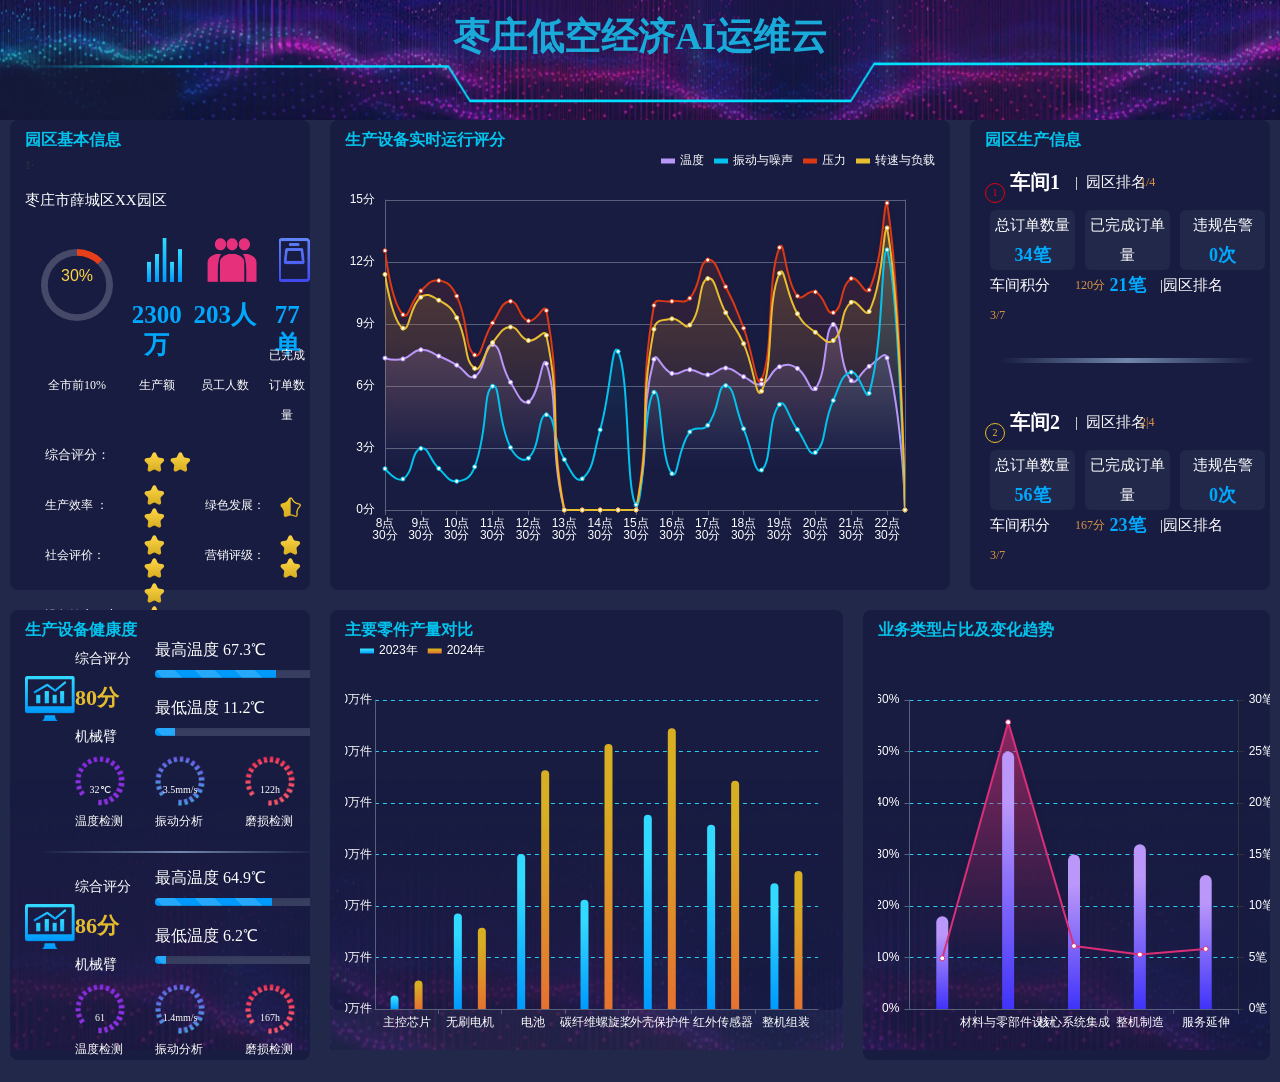
<file: AI运维云/page/index.html>
<!DOCTYPE html PUBLIC "-//W3C//DTD HTML 4.01 Transitional//EN" "http://www.w3.org/TR/html4/loose.dtd">
<html>							
<head> 
    <title>厅店效能分析</title>

    <meta charset="utf-8">
    <meta http-equiv="X-UA-Compatible" content="IE=edge">
    <meta name="viewport" content="width=device-width,initial-scale=1">
    <meta http-equiv="Content-Security-Policy" content="upgrade-insecure-requests">
    <link href="../static/js/pluginsPackage/bootstrap-3.3.0/bootstrap.css" rel="stylesheet" type="text/css"></link>
    <link href="../static/js/pluginsPackage/swiper/swiper.min.css" rel="stylesheet" type="text/css">
    <link href="../static/css/style.css" rel="stylesheet" type="text/css"></link>
	  <link href="../static/css/office_efficiency_index.css" rel="stylesheet" type="text/css"></link>
	  <script type="text/javascript">
      //埋点全局变量
      var gDataGather={
          systemCode:"dataanalysis",
          systemName:"CRM数据分析",
          moduleCode:"dataanalysis-m001",
          moduleName:"稳定运营",
          pageCode:"dataanalysis-m001-p0007",
          pageName:"厅店效能分析",
          param:"{}"
      }
   </script>
</head> 
<body>
    <div class="container-fluid container-bg office-efficiency-index">
	    <div class="row  office-header">
	        <a href="../../index.html" class="anim-link"><div class="col-sm-12 col-md-12 pd  title-info">枣庄低空经济AI运维云</div></a></span>
	        <!-- <div class="col-sm-5  col-md-5 pd analysis-info"></div> -->
	        <div class="col-sm-7  col-md-7 pd analysis-filter">
              <table style="width:100%;height:40px;">
	              <tr>
	                  <!-- <td style="width:70%;text-align:right;">
	                  </td>
	                  <td style="width:15%;text-align:right;padding-left:10px;color:#fff;font-size:14px;font-weight:bold;" id="td-data-date"> -->
	                     <!-- <input type="text" id="data-date" name="dataDate" class="form-control" style="width:100px;"/> -->
	                  </td>
	                  <!-- <td style="width:15%;">
	                     <div class="cust-type-default right" type="2">政企</div>
                         <div class="cust-type-default left active" type="1">公众</div>
	                  </td> -->
	              </tr>
              </table>
	        </div>
	        <!--地域渠道条件选择-->
	        <div id="select-group-channel-tablebar" class="select-group-channel-tablebar">
				 <div class="row">
			       <div class="col-sm-2  col-md-2 pd" style="color:#fff;height:40px;line-height:35px;margin-top:15px;text-align:right;width:110px;font-size:15px;">地域选择：</div>
			       <div class="col-sm-4  col-md-4 pd" style="height:40px;margin-top:15px;">
			           <input type="text" id="selectCity" name="cityCode" class="form-control" style="width:150px;"/>
			       </div>
			       <div class="col-sm-2  col-md-2 pd" style="color:#fff;height:40px;line-height:35px;margin-top:15px;text-align:right;width:110px;font-size:15px;">区域选择：</div>
			       <div class="col-sm-4  col-md-4 pd" style="height:40px;margin-top:15px;">
			           <input type="text" id="selectCounty" name="countyCode" class="form-control" style="width:150px;"/>
			       </div>
				 </div>
				 <div class="row">
				      <div class="col-sm-2  col-md-2 pd" style="color:#fff;height:40px;line-height:35px;margin-top:15px;text-align:right;width:110px;font-size:15px;">渠道名称：</div>
				      <div class="col-sm-6  col-md-6 pd" style="height:40px;margin-top:15px;">
				         <input type="text" id="channel_name" name="channelName" class="form-control" style="width:330px;" placeHolder=""/>
				      </div>
				      <div class="col-sm-4  col-md-4 pd" style="height:40px;margin-top:15px;text-align:center;">
				          <button type="button" class="btn btn-info btn-sm" style="height:35px;width:70px;margin-left:10px;background:#181C41;" onclick="doQueryChannelName();">查询</button>
				          <button type="button" class="btn btn-info btn-sm" style="height:35px;width:70px;background:#282C55;" onclick="doRestChannelName();">重置</button>	
				     </div>
				 </div>
		    </div>
	    </div>
	    <div class="row  office-header-content">
	         <div class="col-sm-3 col-md-3 pd">
	            <div  class="col-info">
	               <div class="title">园区基本信息</div>
	               <div class="content base-info" id="base-info">
	                 <table>
	                    <tr>
                           <td colspan="4"><div class="channel-name">枣庄市薛城区xx园区</div></td>
                        </tr>1·     
	                    <tr>
	                       <td rowspan="2"><div id="integral_echart" class="integral-echart"></div></td>
	                       <td><div class="ding-dan-bg"></div></td>
	                       <td><div class="ke-liu-bg"></div></td>
	                       <td><div class="pai-dui-ji-bg"></div></td>
	                    </tr>
	                    <tr>
					       <td><div class="liang-shu-zhi" type="dingdanVal">--</div></td>
					       <td><div class="liang-shu-zhi" type="custNumVal">--</div></td>
					       <td><div class="liang-shu-zhi" type="lineUpVal">--</div></td>
						</tr>
						<tr class="td-shu-zhi">
						   <td class="popval">全市30%</td>
						   <td>生产额</td>
						   <td>员工人数</td>
						   <td>已完成订单数量</td>
						</tr>
						<tr>
						    <td><div class="channel-star-level">综合评分：</div></td>
						    <td colspan="3"  class="chanenl-star">
						       <img src="../static/images/star1.png" style="width:21px;height:20px;"/>
						       <img src="../static/images/star1.png" style="width:21px;height:20px;"/>
						       <img src="../static/images/star1.png" style="width:21px;height:20px;"/>
						       <img src="../static/images/star1.png" style="width:21px;height:20px;"/>
						       <img src="../static/images/star1.png" style="width:21px;height:20px;"/>
						       <!-- <div class="channel-total-score">--分</div> -->
						    </td>
						</tr>
						<tr>
					      <td class="label-name">生产效率 ：</td>
					      <td class="label-value yewuliang">
					         <img src="../static/images/star1.png"/>
							 <img src="../static/images/star1.png"/>
					         <!-- <div class="score-val">1分</div> -->
					      </td>
					      <td class="label-name">绿色发展：</td>
					      <td class="label-value avgtime">
					        <img src="../static/images/star1.png"/>
					        <!-- <div class="score-val">1分</div> -->
					      </td>
					    </tr>
					    <tr>
					       <td class="label-name">社会评价：</td>
					       <td class="label-value weigui">
					         <img src="../static/images/star1.png"/>
							 <img src="../static/images/star1.png"/>
					         <!-- <div class="score-val">1分</div> -->
					       </td>
					       <td class="label-name">营销评级：</td>
					       <td class="label-value weigui">
					         <img src="../static/images/star1.png"/>
							 <img src="../static/images/star1.png"/>
					         <!-- <div class="score-val">1分</div> -->
					       </td>
					   </tr>
					   <tr>
					      <td class="label-name">设备健康程度：</td>
					      <td class="label-value yewuliang">
					        <img src="../static/images/star1.png"/>
							<img src="../static/images/star1.png"/>
							<img src="../static/images/star1.png"/>
					        <!-- <div class="score-val">1分</div> -->
					      </td>
					      <td></td>
					      <td></td>
					   </tr>
	                 </table>
	               </div>
	            </div>
	         </div>
	         <div class="col-sm-6 col-md-6 pd">
	            <div  class="col-info">
	               <div class="title">生产设备实时运行评分 </div>
	               <div class="content" id="channel_handle_detail"></div>
	            </div>
	         </div>
	         <div class="col-sm-3 col-md-3 pd">
	            <div  class="col-info">
	               <div class="title">园区生产信息</div>
	               <div class="content staff-info" id="staff-info">
	               </div>
	            </div>
	         </div>
	         <div class="col-sm-3 col-md-3 pd device-info-col">
	            <div  class="col-info">
	               <div class="title">生产设备健康度</div>
	               <!-- <div class="title-icon">
	                  <div class="device-alarm"><svg class="icon" aria-hidden="true"><use xlink:href="#icongaojing2"></use></svg><span type="grayGrade">0</span></div>
	                  <div class="device-alarm"><svg class="icon" aria-hidden="true"><use xlink:href="#icongaojing1"></use></svg><span type="redGrade">0</span></div>
	                  <div class="device-alarm"><svg class="icon" aria-hidden="true"><use xlink:href="#icongaojing"></use></svg><span type="greenGrade">0</span></div>
	               </div> -->
	               <div class="content deviceInfo" id="device-info">
	               </div>
	            </div>
	         </div>
	         <div class="col-sm-5 col-md-5 pd time-step-col">
	            <div  class="col-info">
	               <div class="title">主要零件产量对比</div>
	               <div class="content" id="time-step-detial"></div>
	            </div>
	         </div>
	         <div class="col-sm-4 col-md-4 pd business-type-time-col">
	            <div  class="col-info">
	               <div class="title">业务类型占比及变化趋势</div>
	               <div class="content" id="business-type-time-detial"></div>
	            </div>
	         </div>
	    </div>
    </div>
    <!--特效动画效果-->
	<div id="query-page-data" style="display:none" onclick="loadPageData()"  sa-gatherClick="true" elementCode="dataanalysis-m001-p0007-e00001"  elementName="查询数据"></div>
	<script src="../static/js/pluginsPackage/jquery/jquery.1.11.3.min.js" type="text/javascript" charset="utf-8"></script>
	<script src="../static/js/pluginsPackage/bootstrap-3.3.0/bootstrap.js" type="text/javascript" charset="utf-8"></script>
  <script src="../static/js/pluginsPackage/bootstrap-3.3.0/respond.js" type="text/javascript" charset="utf-8"></script>
	<script src="../static/js/pluginsPackage/swiper/swiper.min.js" type="text/javascript" charset="utf-8"></script>
	<script src="../static/js/pluginsPackage/echarts/echarts.min.js" type="text/javascript" charset="utf-8"></script>
	<script src="../static/js/office_efficiency_data.js" type="text/javascript" charset="utf-8"></script>
  <script src="../static/js/office_efficiency_index.js" type="text/javascript" charset="utf-8"></script>
</body>
</html>
</file>
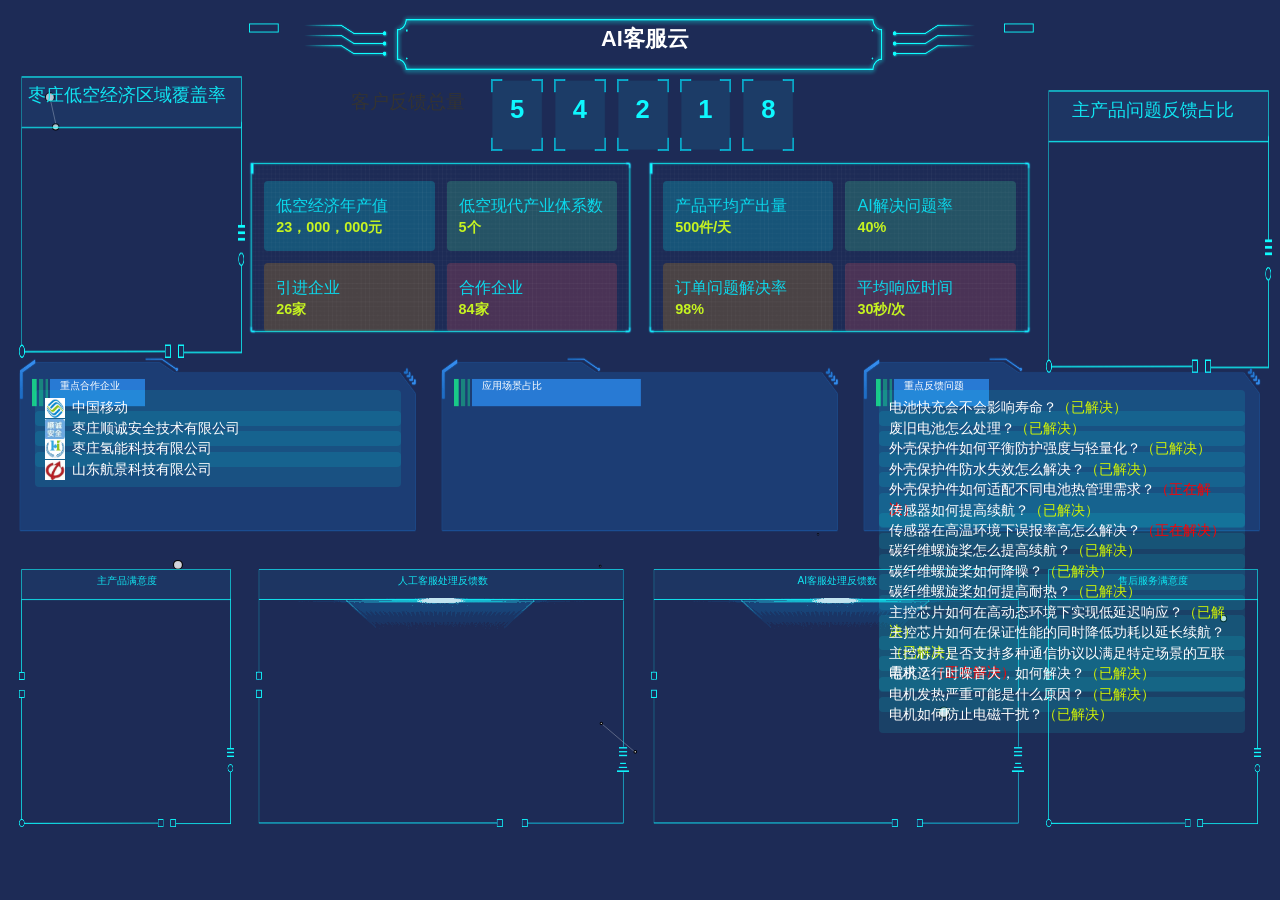
<file: 客服/客服/客服/客服云.html>
<!--更多资源：https://gitee.com/iGaoWei/big-data-view -->
<!DOCTYPE html>
<html lang="en">

<head>

    <meta charset="UTF-8">
    <meta name="viewport" content="width=device-width, initial-scale=0.9, minimum-scale=0.9, maximum-scale=0.9, user-scalable=no">
    <meta http-equiv="refresh"> 
    <!-- <meta content="60;url='https://gitee.com/iGaoWei/big-data-view'"> -->
    <meta http-equiv="X-UA-Compatible" content="ie=edge">
    <title>AI客服云</title>
    <link rel="stylesheet" href="css/index.css">
    <link rel="stylesheet" href="css/reset.css">
</head>
<body>
<div id="particles-js" class="main">
    <div class="main_con">
        <div class="main_top">
            <div class="main_top_left">
                <!-- <div class="main_top_left_top">
                    <img src="./images/main_top_left.png"/>
                    <div class="main_top_left_top_title">具体数据展示</div>
                    <div class="main_top_left_top_con">
                        <div class="main_top_left_top_con_list">
                            <span class="main_top_left_c_l_n main_top_left_c_l_n1">444</span>
                            <p>人工服务</p>
                        </div>
                        <div class="main_top_left_top_con_list">
                            <span class="main_top_left_c_l_n main_top_left_c_l_n2">222</span>
                            <p>智能客服</p>
                        </div>
                        <div class="main_top_left_top_con_list">
                            <span class="main_top_left_c_l_n main_top_left_c_l_n3">111</span>
                            <p>工单处理</p>
                        </div>
                        <div class="main_top_left_top_con_left">
                            <div class="main_top_left_t_c_l_left">
                                <span class="main_top_left_c_l_n main_top_left_c_l_n4">11</span>
                                <p>应用场景</p>
                            </div>
                            <div class="main_top_left_t_c_l_right">
                                <span class="main_top_left_c_l_n main_top_left_c_l_n5">22</span>
                                <p>用户反馈</p>
                            </div>
                        </div>
                        <div class="main_top_left_top_con_right main_top_left_top_con_right2">
                            <div class="main_top_left_t_c_r_left">
                                <span class="main_top_left_c_l_n">2</span>
                                <p>安全系数</p>
                            </div>
                            <div class="main_top_left_t_c_r_right">
                                <span class="main_top_left_c_l_n">1</span>
                                <p>企业规划</p>
                            </div>
                        </div>
                    </div>
                </div> -->
                <div class="main_top_left_top main_top_left_bottom" style="top: 5vh;">
                    <img src="./images/main_top_left.png"/>
                    <div class="main_top_left_top_title"  style="font-size: 2vh;">枣庄低空经济区域覆盖率</div>
                    <div id="baseId" class="main_top_left_top_con" style="width:100%; height:29vh;top: 1vh;"></div>
                </div>
            </div>
            <div class="main_top_middle">
                <div class="main_top_middle_top_title">
                    <img class="title_bg" src="./images/title_bg.png">
                    <a href="" target="_self" class="ai-cloud-link">AI客服云</a>
                    <a class="title_admin" href="客服云.html" target="_self"></a>
                    <a class="title_web" href="客服云2.html" target="_self"></a>
                </div>
                <div class="main_top_middle_num_title"><a href="../../../index.html" class="anim-link">客户反馈总量</a></div>
                <div class="main_top_middle_num">
                   <!-- <div class="main_top_middle_num_list">
                       <img src="./images/center_num.png">
                       <p class="main_top_middle_num_list6">0</p>
                   </div> -->
                    <div class="main_top_middle_num_list">
                        <img src="./images/center_num.png">
                        <p class="main_top_middle_num_list5">5</p>
                    </div>
                    <div class="main_top_middle_num_list">
                        <img src="./images/center_num.png">
                        <p class="main_top_middle_num_list4">4</p>
                    </div>
                    <div class="main_top_middle_num_list">
                        <img src="./images/center_num.png">
                        <p class="main_top_middle_num_list3">2</p>
                    </div>
                    <div class="main_top_middle_num_list">
                        <img src="./images/center_num.png">
                        <p class="main_top_middle_num_list2">1</p>
                    </div>
                    <div class="main_top_middle_num_list">
                        <img src="./images/center_num.png">
                        <p class="main_top_middle_num_list1">8</p>
                    </div>
                </div>
                <div class="main_top_middle_bottom">
                    <div class="main_top_middle_bottom_echarts">
                        <img src="./images/main_top_bottom.png">
                        <div class="main_top_echarts_con">
                            <!-- <div class="main_top_echarts_con_title">服务价值</div> -->
                            <div class="data-labels"> <!-- 新增容器 -->
                                <div class="label-item">
                                    <div class="label-top">低空经济年产值</div>
                                    <div class="label-bottom">23，000，000元</div>
                                </div>
                                <div class="label-item">
                                    <div class="label-top">低空现代产业体系数</div>
                                    <div class="label-bottom">5个</div>
                                </div>
                                <div class="label-item">
                                    <div class="label-top">引进企业</div>
                                    <div class="label-bottom">26家</div>
                                </div>
                                <div class="label-item">
                                    <div class="label-top">合作企业</div>
                                    <div class="label-bottom">84家</div>
                                </div>
                        </div>
                            <div id="threeTasksId" class="main_top_echarts_pie"></div>
                        </div>
                    </div>
                    <div class="main_top_middle_bottom_echarts main_top_middle_bottom_echarts_right">
                        <img src="./images/main_top_bottom.png">
                        <div class="main_top_echarts_con">
                            <!-- <div class="main_top_echarts_con_title">客服服务效率</div> -->
                            <div class="data-labels"style> <!-- 新增容器 -->
                                <div class="label-item" >
                                  <div class="label-top">产品平均产出量</div>
                                  <div class="label-bottom">500件/天</div>
                                </div>
                                <div class="label-item" >
                                  <div class="label-top">AI解决问题率</div>
                                  <div class="label-bottom">40%</div>
                                </div>
                                <div class="label-item" >
                                  <div class="label-top">订单问题解决率</div>
                                  <div class="label-bottom">98%</div>
                                </div>
                                <div class="label-item" >
                                  <div class="label-top">平均响应时间</div>
                                  <div class="label-bottom">30秒/次</div>
                                </div>
                              </div>
                            <div id="publicityId" class="main_top_echarts_pie"></div>
                        </div>
                    </div>
                </div>
            </div>
            <div class="main_top_left main_top_right">
                <!-- <div class="main_top_left_top">
                    <img src="./images/main_top_left.png"/>
                    <div class="main_top_left_top_title">公开数据展示</div>
                    <div class="main_top_left_top_con">
                        <div class="main_top_left_top_con_left">
                            <span class="daysData">0</span>
                            <p>今日公开</p>
                        </div>
                        <div class="main_top_left_top_con_right">
                            <span class="weekData">0</span>
                            <p>本周公开</p>
                        </div>
                        <div class="main_top_left_top_con_list">
                            <span class="monthData">0</span>
                            <p>本月公开</p>
                        </div>
                        <div class="main_top_left_top_con_list">
                            <span class="someThing">0</span>
                            <p>本年公开</p>
                        </div>
                        <div class="main_top_left_top_con_list">
                            <span class="policyData">0</span>
                            <p>政策解读</p>
                        </div>
                    </div>
                </div> -->
                <div class="main_top_left_top main_top_left_bottom" style="top: 6.6vh;">
                    <img src="./images/main_top_left.png" />
                    <div class="main_top_left_top_title"style="font-size: 2.0vh"><strong>主产品问题反馈占比</strong></div>
                    <div id="questionId" style="width:100%; height:250px;top: -2.5vh;"class="main_top_left_top_con">
                    </div>
                </div>
            </div>
        <!-- </div>
        <div class="main_middle">
            <div class="main_middle_list">
                <img src="./images/main_middle.png">
                <div class="main_list_title main_list_title1">XXX镇</div>
                <span class="main_list_title_num main_list_title_num1">0</span>
            </div>
            <div class="main_middle_list">
                <img src="./images/main_middle.png">
                <div class="main_list_title main_list_title2">XX镇</div>
                <span class="main_list_title_num main_list_title_num2">0</span>
            </div>
            <div class="main_middle_list">
                <img src="./images/main_middle.png">
                <div class="main_list_title main_list_title3">XXXX</div>
                <span class="main_list_title_num main_list_title_num3">0</span>
            </div>
            <div class="main_middle_list">
                <img src="./images/main_middle.png">
                <div class="main_list_title main_list_title4">XXXX</div>
                <span class="main_list_title_num main_list_title_num4">0</span>
            </div>
            <div class="main_middle_list">
                <img src="./images/main_middle.png">
                <div class="main_list_title main_list_title5">XXXX</div>
                <span class="main_list_title_num main_list_title_num5">0</span>
            </div> -->
        </div>
        <div class="main_bottom">
            <div class="main_bottom_top">
                <div class="main_bottom_top_list">
                    <img src="./images/main_bottopm_top1.png">
                    <div class="main_bottom_t_l_title">重点合作企业</div>
                    <div class="main_bottom_t_l_con" style="top: -15px">
                        <div class="main_bottom_t_l_main">
                            <ul>
                                <li>
                                    <div class="main_bottom_t_l_main_list">
                                        <div class="main_bottom_t_list_title main_bottom_t_list_title1"> <img src="images/date-icon.png" class="date-icon" style="width: 20px; height: 20px;"> &nbsp;&nbsp;&nbsp;&nbsp;&nbsp;&nbsp;&nbsp;中国移动</div>
                                        
                                    </div>
                                </li>
                                <li>
                                    <div class="main_bottom_t_l_main_list">
                                        <div class="main_bottom_t_list_title main_bottom_t_list_title2"><img src="images/date-icon2.png" class="date-icon" style="width: 20px; height: 20px;"> &nbsp;&nbsp;&nbsp;&nbsp;&nbsp;&nbsp;&nbsp;枣庄顺诚安全技术有限公司</div>
                                        
                                    </div>
                                </li>
                                <li>
                                    <div class="main_bottom_t_l_main_list">
                                        <div class="main_bottom_t_list_title main_bottom_t_list_title3"> <img src="images/date-icon3.png" class="date-icon" style="width: 20px; height: 20px;"> &nbsp;&nbsp;&nbsp;&nbsp;&nbsp;&nbsp;&nbsp;枣庄氢能科技有限公司</div>
                                        
                                    </div>
                                </li>
                                <li>
                                    <div class="main_bottom_t_l_main_list">
                                        <div class="main_bottom_t_list_title main_bottom_t_list_title4"><img src="images/date-icon4.png" class="date-icon" style="width: 20px; height: 20px;">&nbsp;&nbsp;&nbsp;&nbsp;&nbsp;&nbsp;&nbsp;山东航景科技有限公司</div>
                                       
                                    </div>
                                </li>
                            </ul>
                    
                        </div>
                    </div>
                </div>
                <div class="main_bottom_top_list">
                    <img src="./images/main_bottopm_top2.png">
                    <div class="main_bottom_t_l_title">应用场景占比</div>
                    <div id="departmentId" class="main_bottom_t_l_chart"></div>
                </div>
                <div class="main_bottom_top_list">
                    <img src="./images/main_bottopm_top1.png">
                    <div class="main_bottom_t_l_title">重点反馈问题</div>
                    <div class="main_bottom_t_l_con" style="top: -15px">
                        <div class="main_bottom_t_l_main2">
                            <ul>
                               <!-- 修改重点反馈问题部分的代码 -->
                    <li>
                      <div class="main_bottom_t_l_main_list">
                       <div class="main_bottom_t_list_title main_bottom_polity_title1">电池快充会不会影响寿命？<span style="color: rgb(209, 245, 5);">（已解决）</span></div>
       </div>
</li>
<li>
    <div class="main_bottom_t_l_main_list">
        <div class="main_bottom_t_list_title main_bottom_polity_title2">废旧电池怎么处理？<span style="color: rgb(209, 245, 5);">（已解决）</span></div>
    </div>
</li>
<li>
    <div class="main_bottom_t_l_main_list">
        <div class="main_bottom_t_list_title main_bottom_polity_title3">外壳保护件如何平衡防护强度与轻量化？<span style="color:  rgb(209, 245, 5);">（已解决）</span></div>
    </div>
</li>
<li>
    <div class="main_bottom_t_l_main_list">
        <div class="main_bottom_t_list_title main_bottom_polity_title4">外壳保护件防水失效怎么解决？<span style="color: rgb(209, 245, 5);">（已解决）</span></div>
    </div>
</li>
<li>
    <div class="main_bottom_t_l_main_list">
        <div class="main_bottom_t_list_title main_bottom_polity_title4">外壳保护件如何适配不同电池热管理需求？<span style="color: red;">（正在解决）</span></div>
    </div>
</li>
<li>
    <div class="main_bottom_t_l_main_list">
        <div class="main_bottom_t_list_title main_bottom_polity_title4">传感器如何提高续航？<span style="color:  rgb(209, 245, 5);">（已解决）</span></div>
    </div>
</li>
<li>
    <div class="main_bottom_t_l_main_list">
        <div class="main_bottom_t_list_title main_bottom_polity_title4">传感器在高温环境下误报率高怎么解决？<span style="color: red;">（正在解决）</span></div>
    </div>
</li>
<li>
    <div class="main_bottom_t_l_main_list">
        <div class="main_bottom_t_list_title main_bottom_polity_title4">碳纤维螺旋桨怎么提高续航？<span style="color:  rgb(209, 245, 5);">（已解决）</span></div>
    </div>
</li>
<li>
    <div class="main_bottom_t_l_main_list">
        <div class="main_bottom_t_list_title main_bottom_polity_title4">碳纤维螺旋桨如何降噪？<span style="color:  rgb(209, 245, 5);">（已解决）</span></div>
    </div>
</li>
<li>
    <div class="main_bottom_t_l_main_list">
        <div class="main_bottom_t_list_title main_bottom_polity_title4">碳纤维螺旋桨如何提高耐热？<span style="color:  rgb(209, 245, 5);">（已解决）</span></div>
    </div>
</li>
<li>
    <div class="main_bottom_t_l_main_list">
        <div class="main_bottom_t_list_title main_bottom_polity_title4">主控芯片如何在高动态环境下实现低延迟响应？<span style="color:  rgb(209, 245, 5);">（已解决）</span></div>
    </div>
</li>
<li>
    <div class="main_bottom_t_l_main_list">
        <div class="main_bottom_t_list_title main_bottom_polity_title4">主控芯片如何在保证性能的同时降低功耗以延长续航？<span style="color:  rgb(209, 245, 5);">（已解决）</span></div>
    </div>
</li>
<li>
    <div class="main_bottom_t_l_main_list">
        <div class="main_bottom_t_list_title main_bottom_polity_title4">主控芯片是否支持多种通信协议以满足特定场景的互联需求？<span style="color: red;">（正在解决）</span></div>
    </div>
</li>
<li>
    <div class="main_bottom_t_l_main_list">
        <div class="main_bottom_t_list_title main_bottom_polity_title4">电机运行时噪音大，如何解决？<span style="color:  rgb(209, 245, 5);">（已解决）</span></div>
    </div>
</li>
<li>
    <div class="main_bottom_t_l_main_list">
        <div class="main_bottom_t_list_title main_bottom_polity_title4">电机发热严重可能是什么原因？<span style="color:  rgb(209, 245, 5);">（已解决）</span></div>
    </div>
</li>
<li>
    <div class="main_bottom_t_l_main_list">
        <div class="main_bottom_t_list_title main_bottom_polity_title4">电机如何防止电磁干扰？<span style="color:  rgb(209, 245, 5);">（已解决）</span></div>
    </div>
</li>
                            </ul>
                        </div>
                    </div>
                </div>
            </div>
            <div class="main_bottom_bottom">
                <div class="main_bottom_b_left" style="top: 25px;">
                    <img src="./images/main_bottom_bottom.png">
                    <div class="main_bottom_b_title">主产品满意度</div>
                    <div id="coverageId" class="main_bottom_b_con3" style="color: aqua;"></div>
                </div>
                <div class="main_bottom_b_middle1"style="top: 25px;">
                    <img src="./images/main_bootm_middle.png">
                    <div class="main_bottom_b_title">人工客服处理反馈数</div>
                    <div id="contentId" class="main_bottom_b_con main_bottom_b_con2"></div>
                </div>
                <div class="main_bottom_b_middle2"style="top: 25px;">
                    <img src="./images/main_bootm_middle.png">
                    <div class="main_bottom_b_title">AI客服处理反馈数</div>
                    <div id="publicNumId" class="main_bottom_b_con main_bottom_b_con2"></div>
                </div>
                <div class="main_bottom_b_right"style="top: 25px;">
                    <img src="./images/main_bottom_bottom.png">
                    <div class="main_bottom_b_title">售后服务满意度</div>
                    <div id="yearsNumId" class="main_bottom_b_con"style="top:1vh,height:80%"></div>
                </div>
            </div>
        </div>
    </div>
</div>
</body>

</html>
<script src="https://www.jq22.com/jquery/jquery-1.10.2.js"></script>
<script src="https://www.jq22.com/jquery/echarts-4.2.1.min.js"></script>
<script type="text/javascript" src="js/dataScoll.js"></script>
<script type="text/javascript" src="js/digitalScroll.js"></script>
<script type="text/javascript" src="js/jcarousellite.js"></script>
<script type="text/javascript" src="js/particles.min.js"></script>
<script type="text/javascript" src="js/app.js"></script>

<script>
    $(function() {
        function apiFn() {
            this.hostname = ""
        }
        // apiFn.prototype = {
        //     Init:function() {
        //         this.findCount()
        //         this.otherDataFn()
        //         this.baseInfo()
        //         this.questionFn()
        //         this.publicityFn()
        //         this.threeTasksFn()
        //         this.departmentFn()
        //         this.guideFn()
        //         this.policyFn()
        //         this.coverageFn()
        //         this.yearsNumFn()
        //         this.contentFn()
        //         this.publicNumFn()
        //     },
            
        //     findCount:function() {

        //     },
        //     // 其他数据展示
        //     otherDataFn:function() {
        //         $(".daysData").addClass("counter-value").text("304")
        //         $(".weekData").addClass("counter-value").text("2044")
        //         $(".monthData").addClass("counter-value").text("909")
        //         $(".someThing").addClass("counter-value").text("980")
        //         $(".policyData").addClass("counter-value").text("200")
        //     },
        //     // 基础信息
        //     baseInfo:function() {


        //         var baseChart = echarts.init(document.getElementById('baseId'));
        //         var charts = [
        //             {name: "淘宝", num: 200},
        //             {name: "拼多多", num: 300},
        //             {name: "京东", num: 400},
        //             {name: "其他", num: 500},
        //             // {name: "环境与安全数据", num: 300},
        //         ]
        //         var color = ['rgba(100,255,249', 'rgba(100,255,249', 'rgba(100,255,249', 'rgba(100,255,249', 'rgba(100,255,249']

        //         let lineY = []
        //         for (var i = 0; i < charts.length; i++) {
        //         var x = i
        //         if (x > color.length - 1) {
        //             x = color.length - 1
        //         }
        //         var data = {
        //             name: charts[i].name,
        //             color: color[x] + ')',
        //             value: charts[i].num,
        //             itemStyle: {
        //             normal: {
        //                 show: true,
        //                 color: new echarts.graphic.LinearGradient(0, 0, 1, 0, [{
        //                 offset: 0,
        //                 color: color[x] + ', 0.3)'
        //                 }, {
        //                 offset: 1,
        //                 color: color[x] + ', 1)'
        //                 }], false),
        //                 barBorderRadius: 10
        //             },
        //             emphasis: {
        //                 shadowBlur: 15,
        //                 shadowColor: 'rgba(0, 0, 0, 0.1)'
        //             }
        //             }
        //         }
        //         lineY.push(data)
        //         }
        //         var option= {
        //         title: {
        //             show: false
        //         },
        //         grid: {
        //             // borderWidth: 1,
        //             top: '10%',
        //             left: '30%',
        //             right: '20%',
        //             bottom: '3%'
        //         },
        //         color: color,
        //         yAxis: [{
        //             type: 'category',
        //             inverse: true,
        //             axisTick: {
        //             show: false
        //             },
        //             axisLine: {
        //             show: false
        //             },
        //             axisLabel: {
        //             show: false,
        //             inside: false
        //             },
        //             data: charts.name
        //         }, {
        //             type: 'category',
        //             inverse: true,
        //             axisLine: {
        //             show: false
        //             },
        //             axisTick: {
        //             show: false
        //             },
        //             axisLabel: {
        //             show: true,
        //             inside: false,
        //             textStyle: {
        //                 color: '#38E1E1',
        //                 fontSize: '12',
        //             },
        //             formatter: function (val,index) {
        //                 return `${charts[index].num}`
        //             }
        //             },
        //             splitArea: {
        //             show: false
        //             },
        //             splitLine: {
        //             show: false
        //             },
        //             data: charts
        //         }],
        //         xAxis: {
        //             // type: 'value',
        //             axisTick: {
        //             show: false
        //             },
        //             axisLine: {
        //             show: false
        //             },
        //             splitLine: {
        //             show: false
        //             },
        //             axisLabel: {
        //             show: false
        //             }
        //         },
        //         series: [{
        //             name: '',
        //             type: 'bar',
        //             zlevel: 2,
        //             barWidth: '5px',
        //             data: lineY,
        //             animationDuration: 1500,
        //             label: {
        //             normal: {
        //                 color: 'white',
        //                 show: true,
        //                 position: [-65, -2],
        //                 textStyle: {
        //                 fontSize: 12
        //                 },
        //                 formatter: function (a, b) {
        //                     return a.name
        //                 }
        //             }
        //             }
        //         }],
        //         animationEasing: 'cubicOut'
        //         }
        //         baseChart.setOption(option)
               
        //     },
        apiFn.prototype = {
            Init:function() {
                this.findCount()
                this.otherDataFn()
                this.baseInfo()
                this.questionFn()
                this.publicityFn()
                this.threeTasksFn()
                this.departmentFn()
                this.guideFn()
                this.policyFn()
                this.coverageFn()
                this.yearsNumFn()
                this.contentFn()
                this.publicNumFn()
            },
            
            findCount:function() {
                // 原有空实现
            },
            
            otherDataFn:function() {
                $(".daysData").addClass("counter-value").text("304")
                $(".weekData").addClass("counter-value").text("2044")
                $(".monthData").addClass("counter-value").text("909")
                $(".someThing").addClass("counter-value").text("980")
                $(".policyData").addClass("counter-value").text("200")
            },

            // 修改后的基础信息（折线图）
            baseInfo: function() {
    var baseChart = echarts.init(document.getElementById('baseId'));
    var charts = [
        {name: "2022年", value: 4.6},
        {name: "2023年", value: 13.5},
        {name: "2024年", value: 25.0},
        {name: "2025年", value: 30.0},
    ];

    var option = {
        backgroundColor: 'transparent',
        tooltip: {
            trigger: 'axis',
            formatter: '{b} : {c}%'
        },
        grid: {
            left: '15%',
            right: '10%',
            bottom: '20%',
            top: '17%'
        },
        xAxis: {
            type: 'category',
            data: charts.map(item => item.name),
            axisLine: { 
                lineStyle: { 
                    color: '#fff' 
                } 
            },
            axisLabel: { 
                color: '#fff', 
                fontSize: 12 
            }
        },
        yAxis: {
            type: 'value',
            name: '覆盖率/%',
            nameTextStyle: {
                color: '#fff',
                padding: [0, 0, 0, 40]
            },
            axisLabel: {
                color: '#fff',
                fontSize: 12,
                formatter: '{value}%'
            },
            splitLine: { 
                lineStyle: { 
                    color: 'rgba(255,255,255,0.2)' 
                } 
            },
            axisLine: {
                show: true,
                lineStyle: {
                    color: '#fff'
                }
            },
            max: 100, // 设置纵坐标最大值为100%
            min: 0  ,  // 设置最小值为0%
            interval: 10
        },
        series: [{
            data: charts.map(item => item.value),
            type: 'line',
            smooth: true,
            symbol: 'circle',
            symbolSize: 8,
            lineStyle: { 
                color: '#00F7FF', 
                width: 3 
            },
            areaStyle: {
                color: new echarts.graphic.LinearGradient(0, 0, 0, 1, [
                    { offset: 0, color: 'rgba(0,247,255,0.3)' },
                    { offset: 1, color: 'rgba(0,247,255,0)' }
                ])
            },
            itemStyle: {
                color: '#00F7FF',
                borderColor: '#fff',
                borderWidth: 2
            },
            label: {
                show: true,
                position: 'top',
                color: '#fff',
                formatter: '{c}%'
            }
        }]
    };
    
    baseChart.setOption(option);
    
    // 响应式调整
    window.addEventListener('resize', function() {
        baseChart.resize();
    });
},
            // 问题反馈类型占比
            questionFn:function() {
                var numArr = [
                    {name: '电池', value: 10},
                    {name: '外壳保护件', value: 33},
                    {name: '红外线传感器', value: 15},
                    {name: '碳纤维螺旋桨', value: 5},
                    {name: '主控芯片', value: 12},
                    {name: '无刷电机', value: 25},
                ]
                // for(var i = 0; i < data.list.length; i++) {
                //     numArr.push({name: data.list[i].name,value: data.list[i].num})
                // }
                var datas = numArr
                var questionChart = echarts.init(document.getElementById('questionId'));
                var option = {
                    title: {
                        left: 'center'
                    },
                    tooltip: {
                        trigger: 'item',
                        formatter: '{b} : {d}%'
                    },
                    color:['#2E8CFF', '#FD9133','#37D2D4','#19CA88','#858FF8','yellow'],
                    legend: {
                        itemWidth: 10,// 标志图形的长度
                        itemHeight: 10,// 标志图形的宽度
                        orient: 'vertical',
                        // left: 'right',
                        top: '30%',
                        x: '70%',
                        data: datas,
                        textStyle: { //图例文字的样式
                            color: '#fff',
                            fontSize: 11
                        },
                    },
                    series: [
                        {
                            name: '问题反馈',
                            type: 'pie',
                            radius: '70%',
                            center: ['40%', '60%'],
                            animationDuration: 2500,
                            data: datas,
                            label: {
                                normal: {
                                    position: 'inner',
                                    show : false
                                }
                            }
                        }
                    ]
                };
                questionChart.setOption(option)
                
            },
            // 党务公开
            publicityFn:function() {
                var dataArr = [
                    {name: '设备位置与轨迹', value: 300},
                    {name: '传感器健康状况', value: 500},
                    {name: '环境动态监测', value: 400},
                    {name: '用户交互反馈', value: 350},
                    // {name: '测试55', value: 363},
                    // {name: '测试66', value: 800},
                ]
                // for(var i = 0; i < res.list.length; i++) {
                //     dataArr.push({name: res.list[i].name, value: res.list[i].num})
                // }

                var publicitChart = echarts.init(document.getElementById('publicityId'));
                var data = dataArr
                var option = {
                    color: ['#38EB70', '#F7E16C', '#0EFCFF', '#4D92F2', '#4D92F2'],
                    tooltip: {
                        trigger: 'item',
                        formatter: '{a} <br/>{b} : {c} ({d}%)'
                    },
                    legend: {
                        itemWidth: 12,// 标志图形的长度
                        itemHeight: 12,// 标志图形的宽度
                        orient: 'vertical',
                        // left: 'right',
                        top: '5%',
                        bottom: '50%',
                        x: '45%',
                        textStyle: {
                            color: '#fff',
                            fontSize: 12,

                        },
                        data: data,
                    },
                    series: [
                        // 主要展示层的
                        {
                            radius: ['70%', '90%'],
                            center: ['25%', '50%'],
                            type: 'pie',
                            label: {
                                normal: {
                                    position: 'inner',
                                    show : false
                                }
                            },
                            name: "XX公开数量",
                            data: data,
                        },
                        // 边框的设置
                        {
                            radius: ['50%', '55%'],
                            center: ['25%', '50%'],
                            type: 'pie',
                            label: {
                                normal: {
                                    show: false
                                },
                                emphasis: {
                                    show: false
                                }
                            },
                            labelLine: {
                                normal: {
                                    show: false
                                },
                                emphasis: {
                                    show: false
                                }
                            },
                            animation: false,
                            tooltip: {
                                show: false
                            },
                            data: [{
                                value: 1,
                                itemStyle: {
                                    color: "rgba(250,250,250,0.3)",
                                },
                            }],
                        }
                    ]
                };
                publicitChart.setOption(option)
                // setInterval(function() {
                //     publicitChart.clear()
                //     publicitChart.setOption(option)
                // },6000)
            },
            // 三务公开数量
            // threeTasksFn:function() {
            //     let names = "666666";
            //     if(6 - names.length > 0) {
            //         for(g = 0; g < 6 - names.length; g++) {
            //             $(".main_top_middle_num_list"+(6 - g)).text('0')
            //         }
            //     }
            //     for(var j = 0; j < names.length; j++) {
            //         $(".main_top_middle_num_list"+(names.length - j)).text(names.substr(j,1))
            //     }
            //     var dataArr = [
            //         {name: '实时数据', value: 300},
            //         {name: '预测维护', value: 500},
            //         {name: '用户洞察', value: 400},
            //         {name: '风险决策', value: 350},
            //         {name: '安全警告', value: 363},
            //         // {name: '测试66', value: 800},
            //     ]
            //     for(var i = 1; i < dataArr.length; i++) {
            //         $(".main_top_left_c_l_n"+i).addClass("counter-value").text(dataArr[i].value)
            //     }
            //     var threeTasksChart = echarts.init(document.getElementById('threeTasksId'));
            //     var data = dataArr
            //     var option = {
            //         color: ['#38EB70', '#2E8CFF', '#0EFCFF', '#858FF8', '#FD9133','#F7E270'],
            //         tooltip : {
            //             trigger: 'item',
            //             formatter: "{a} <br/>{b} : {c} ({d}%)"
            //         },
            //         legend: {
            //             itemWidth: 15,// 标志图形的长度
            //             itemHeight: 15,// 标志图形的宽度
            //             orient: 'vertical',
            //             // left: 'right',
            //             top: '10%',
            //             bottom: '50%',
            //             x: '50%',
            //             textStyle: {
            //                 color: '#fff',
            //                 fontSize: 12,

            //             },
            //             data: data
            //         },
            //         series :
            //             {
            //                 name:'服务价值',
            //                 type:'pie',
            //                 animationDuration: 1500,
            //                 radius: ['70%', '90%'],
            //                 center: ['25%', '50%'],
            //                 roseType : 'radius',
            //                 label: {
            //                     normal: {
            //                         position: 'inner',
            //                         show : false
            //                     }
            //                 },
            //                 data:data
            //             }
            //     };
            //     threeTasksChart.setOption(option)
                
            // },// 服务价值占比（清空）
threeTasksFn: function() {
    var threeTasksChart = echarts.init(document.getElementById('threeTasksId'));
    threeTasksChart.clear();
},

// 动态数据占比（清空）
publicityFn: function() {
    var publicitChart = echarts.init(document.getElementById('publicityId'));
    publicitChart.clear();
},
            departmentFn: function() {
    var dataArr = [
        {name: '应急救援', value: 20},
        {name: '农业植保', value: 50},
        {name: '城市巡查', value: 10},
        {name: '工程测绘', value: 15},
        {name: '文旅观光', value: 5},
    ];

    var departmentChart = echarts.init(document.getElementById('departmentId'));
    var option = {
        color: ['#FD9133', '#47F6A2', '#37D2D4', '#3493FF','#858FF8'],
        tooltip: {
            trigger: 'item',
            // 关键修改点：自定义格式化函数
            formatter: function(params) {
                return params.name + ': ' + params.percent + '%';
            }
        },
        legend: {
            itemWidth: 15,
            itemHeight: 15,
            orient: 'vertical',
            top: '30%',
            x: '5%',
            textStyle: {
                color: '#fff',
                fontSize: 15
            },
            data: dataArr
        },
        series: [{
            name: '应用场景公开占比',
            type: 'pie',
            radius: '70%',
            center: ['76%', '52%'],
            labelLine: {
                normal: {
                    lineStyle: {
                        color: '#0EFCFF'
                    }
                }
            },
            label: {
                normal: {
                    formatter: '{b}',
                    fontSize: 12,
                    color: '#0EFCFF'
                }
            },
            data: dataArr
        }]
    };

    departmentChart.setOption(option);
},
            guideFn:function() {
                $(".main_bottom_t_l_main").jCarouselLite({
                    vertical: true,
                    hoverPause:true,
                    visible: 4,
                    auto: 1000,
                    speed: 500
                });
            },
            // 政策解读
            policyFn:function() {
                $(".main_bottom_t_l_main2").jCarouselLite({
                    vertical: true,
                    hoverPause:true,
                    visible: 4,
                    auto: 1000,
                    speed: 500
                });
            },
            // 主要关注内容区域占比
            // 主要关注内容区域占比
// 主要关注内容区域占比
coverageFn:function() {
    var resArr = [
        {name: '碳纤维螺旋桨（分）', value: 97},
        {name: '电池\n（分）', value: 90},
        {name: '主控芯片\n（分）', value: 80},
        {name: '红外线传感器（分）', value: 75},
        {name: '无刷电机\n（分）', value:70},
        {name: '外壳保护件\n（分）', value: 65},
    ]
    
    var coverageChart = echarts.init(document.getElementById('coverageId'));
    var option = {
        tooltip: {
            trigger: 'item',
            show: true,
           
        },
        radar: {
            radius: '70%',
            center: ['47%', '50%'],
            indicator: resArr.map(item => {
                return {
                    name: item.name,
                    max: 100
                }
            }),
            axisName: {
                color: '#39DCF4',
                fontSize: 12,
                padding: [5, 5]
            },
            splitArea: {
                areaStyle: {
                    color: 'rgba(255,255,255,0)'
                }
            },
            axisLine: {
                lineStyle: {
                    color: 'rgba(255,255,255,.2)'
                }
            },
            splitLine: {
                lineStyle: {
                    width: 1,
                    color: 'rgba(255,255,255,.2)'
                }
            },
        },
        series: [{
            name: '产品满意度',
            type: 'radar',
            data: [{
                value: resArr.map(item => item.value),
                name: '满意度',
                symbol: 'none',
                lineStyle: {
                    width: 2,
                    color: '#2EEFAD'
                },
                areaStyle: {
                    color: 'rgba(46,239,173,0.3)'
                },
                label: {
                    show: true,
                    formatter: function(params) {
                        return params.value + '分';
                    },
                    color: '#fff',
                    fontSize: 12
                }
            }]
        }]
    };
    
    coverageChart.setOption(option);
    
    // 响应式调整
    window.addEventListener('resize', function() {
        coverageChart.resize();
    });
},
 
            yearsNumFn:function() {
    var resArr = [
        {name: '客\n服\n1\n组', value: 4.4},
        {name: '客\n服\n2\n组', value: 4.3},
        {name: '客\n服\n3\n组', value: 4.2},
        {name: '客\n服\n4\n组', value: 4.7},
        {name: '\nAI\n组', value: 4.9},
    ]
    
    var yearsNumChart = echarts.init(document.getElementById('yearsNumId'));
    var option = {
        tooltip: {
            trigger: 'axis',
            axisPointer: { 
                type: 'shadow',
                shadowStyle: {
                    color: 'rgba(150,150,150,0.1)' // 调暗阴影颜色
                }
            },
            formatter: function(params) {
                return `${params[0].name.replace(/\n/g,'')}<br/>${params[0].value}⭐`; // 去除换行符
            }
        },
        xAxis: [{
            type: 'category',
            data: resArr.map(item => item.name),
            axisLabel: {
                fontSize: 14,
                color: 'rgba(255,255,255,.7)',
                rotate: 0, // 取消倾斜
                interval: 0,
                formatter: function(value) {
                    return value; // 直接返回带换行的文本
                },
                rich: {
                    a: {
                        lineHeight: 14,
                        verticalAlign: 'middle', // 垂直居中
                        align: 'center',        // 水平居中
                        width: 20               // 固定标签宽度
                    }
                },
                margin: 8 // 增加标签间距
            },
            axisTick: {
                show: false,
                alignWithLabel: true
            },
            axisLine: { 
                show: false,
                lineStyle: {
                    color: 'rgba(255,255,255,0.2)'
                }
            },
        }],
        yAxis: [{
            type: 'value',
            name: '平均值/⭐',
            nameTextStyle: {
                color: 'rgba(255,255,255,.7)',
                fontSize: 10,
                padding: [0, 0, 0, -40] // 调整名称位置
            },
            splitLine: { 
                show: true,
                lineStyle: { 
                    color: ['rgba(255,255,255,0.1)'], 
                    type: 'solid' // 改为虚线
                }
            },
            axisLabel: { 
                color: 'rgba(255,255,255,.8)', 
                fontSize: 14,
                margin: 6 // 增加刻度间距
            },
            min: 0,    // 设置最小值
            max: 5,   // 设置最大值
            interval: 1 // 固定刻度间隔
        }],
        color: ['#2E8CFF'],
        grid: {
            left: '22%',   // 增加左侧空间
            right: '8%',
            top: '18%',
            bottom: '32%'  // 增加底部空间
        },
        series: [{
            name: '满意度',
            type: 'bar',
            barWidth: '25%', // 加宽柱形
            data: resArr.map(item => item.value),
            itemStyle: { 
                borderRadius: [4, 4, 0, 0], // 增加圆角
                color: new echarts.graphic.LinearGradient(
                    0, 0, 0, 1,
                    [
                        {offset: 0, color: '#2E8CFF'},
                        {offset: 1, color: '#0EFCFF'}
                    ]
                )
            },
            label: {
                show: true,
                position: 'top',
                color: '#0EFCFF',
                fontSize: 12,
                formatter: '{c}⭐',
                distance: 12 // 增加标签距离
            },    
        }]
    };

    yearsNumChart.setOption(option);
},
            // 关注内容区域占比
            contentFn:function() {
    var resArr = [
        {name: '第一季度', value: 512, trend: 6.12},
        {name: '第二季度', value: 541, trend: 5.66},
        {name: '第三季度', value: 563, trend: 4.07},
        {name: '第四季度', value: 582, trend: 3.37},
    ]
    
    var contentChart = echarts.init(document.getElementById('contentId'));
    var option = {
        tooltip: {
            trigger: 'axis',
            // axisPointer: { type: 'cross' },
            formatter: function(params) {
                return params[0].name + '<br/>' + 
                       '处理量: ' + params[0].value + '件<br/>' +
                       '同比增长: ' + params[1].value + '%';
            }
        },
        xAxis: [{
            type: 'category',
            name: '时间',
            data: resArr.map(item => item.name),
            axisLabel: {
                fontSize: 14,
                color: 'rgba(255,255,255,.7)',
            },
            axisTick: { show: false },
            axisLine: { show: false },
        }],
        yAxis: [
            {
                type: 'value',
                name: '数量/件',
                nameTextStyle: {
                    color: 'rgba(255,255,255,.7)',
                    fontSize: 14,
                },
                splitLine: { 
                    show: true,
                    lineStyle: { color: ['rgba(255,255,255,0.2)'] }
                },
                axisLabel: { 
                    color: 'rgba(255,255,255,.8)', 
                    fontSize: 14,
                },
            },
            {
                type: 'value',
                name: '同比增长',
                nameTextStyle: {
                    color: 'rgba(255,255,255,.7)',
                    fontSize: 14,
                },
                splitLine: { show: false },
                axisLabel: { 
                    color: 'rgba(255,255,255,.8)', 
                    fontSize: 14,
                    formatter: '{value}%'
                },max:10
            }
        ],
        color: ['#2E8CFF', '#FF6B6B'],
        grid: {
            left: '12%',
            right: '12%',
            top: '25%',
            bottom: '15%'
        },
        series: [
            {
                name: '人工客服',
                type: 'bar',
                barWidth: '20%',
                data: resArr.map(item => item.value),
                itemStyle: { 
                    borderRadius: [3, 3, 0, 0],
                    color: new echarts.graphic.LinearGradient(
                        0, 0, 0, 1,
                        [
                            {offset: 0, color: '#2E8CFF'},
                            {offset: 1, color: '#0EFCFF'}
                        ]
                    )
                },
                label: {
                    show: true,
                    position: 'top',
                    color: '#0EFCFF',
                    fontSize: 14,
                    formatter: '{c}件'  
                }
            },
            {
                name: '同比增长',
                type: 'line',
                yAxisIndex: 1,
                symbol: 'circle',
                symbolSize: 8,
                lineStyle: {
                    width: 3,
                    color: '#FF6B6B'
                },
                itemStyle: {
                    color: '#FF6B6B',
                    borderColor: '#fff',
                    borderWidth: 2
                },
                data: resArr.map(item => item.trend),
                label: {
                    show: false  // 这里设置为false，不显示折线上的百分比
                }
            }
        ]
    };
    
    contentChart.setOption(option);
},
            // 巡察
           // 巡察
           publicNumFn:function() {
    var resArr = [
        {name: '第一季度', value: 291, trend: 18.45},
        {name: '第二季度', value: 350, trend: 20.27},
        {name: '第三季度', value: 436, trend: 24.29},
        {name: '第四季度', value: 557, trend: 28.05},
    ]
    
    var publicNumChart = echarts.init(document.getElementById('publicNumId'));
    var option = {
        tooltip: {
            trigger: 'axis',
            // axisPointer: { type: 'cross' },
            formatter: function(params) {
                return params[0].name + '<br/>' + 
                       '处理量: ' + params[0].value + '件<br/>' +
                       '同比增长: ' + params[1].value + '%';
            }
        },
        xAxis: [{
            type: 'category',
            name: '时间',
            data: resArr.map(item => item.name),
            axisLabel: {
                fontSize: 14,
                color: 'rgba(255,255,255,.7)',
            },
            axisTick: { show: false },
            axisLine: { show: false },
        }],
        yAxis: [
            {
                type: 'value',
                name: '数量/件',
                nameTextStyle: {
                    color: 'rgba(255,255,255,.7)',
                    fontSize: 14,
                },
                splitLine: { 
                    show: true,
                    lineStyle: { color: ['rgba(255,255,255,0.2)'] }
                },
                axisLabel: { 
                    color: 'rgba(255,255,255,.8)', 
                    fontSize: 14,
                },
            },
            {
                type: 'value',
                name: '同比增长',
                nameTextStyle: {
                    color: 'rgba(255,255,255,.7)',
                    fontSize: 14,
                },
                splitLine: { show: false },
                axisLabel: { 
                    color: 'rgba(255,255,255,.8)', 
                    fontSize: 14,
                    formatter: '{value}%'
                },max:50
            }
        ],
        color: ['#FFA500', '#FF6B6B'],
        grid: {
            left: '12%',
            right: '12%',
            top: '25%',
            bottom: '15%'
        },
        series: [
            {
                name: 'AI客服',
                type: 'bar',
                barWidth: '20%',
                data: resArr.map(item => item.value),
                itemStyle: { 
                    borderRadius: [3, 3, 0, 0],
                    color: new echarts.graphic.LinearGradient(
                        0, 0, 0, 1,
                        [
                            {offset: 0, color: '#FFA500'},
                            {offset: 1, color: '#FFD700'}
                        ]
                    )
                },
                label: {
                    show: true,
                    position: 'top',
                    color: '#FFD700',
                    fontSize: 14,
                    formatter: '{c}件'  
                }
            },
            {
                name: '增长率',
                type: 'line',
                yAxisIndex: 1,
                symbol: 'circle',
                symbolSize: 8,
                lineStyle: {
                    width: 3,
                    color: '#FF6B6B'
                },
                itemStyle: {
                    color: '#FF6B6B',
                    borderColor: '#fff',
                    borderWidth: 2
                },
                data: resArr.map(item => item.trend),
                label: {
                    show: false  // 这里设置为false，不显示折线上的百分比
                }
            }
        ]
    };
    
    publicNumChart.setOption(option);
}
   


        }
        var start = new apiFn()
        start.Init()
    })
    


 // 客户反馈总量自动增长函数
function autoIncrementFeedback() {
    // 获取数字元素
    const numElements = [
        $('.main_top_middle_num_list1'), 
        $('.main_top_middle_num_list2'), 
        $('.main_top_middle_num_list3'), 
        $('.main_top_middle_num_list4'), 
        $('.main_top_middle_num_list5')
    ];
    
    // 从localStorage加载保存的数字，如果没有则初始化为[0,0,0,0,5]
    let numbers = JSON.parse(localStorage.getItem('feedbackNumbers')) || [5, 1, 4, 2, 7];
    
    // 更新显示
    function updateDisplay() {
        // 从右到左更新每个数字
        for (let i = 0; i < numElements.length; i++) {
            const element = numElements[i];
            if (element.length > 0) {
                const numIndex = numElements.length - 1 - i;
                element.text(numbers[numIndex] !== undefined ? numbers[numIndex] : '0');
            }
        }
        // 保存到localStorage
        localStorage.setItem('feedbackNumbers', JSON.stringify(numbers));
    }
    
    // 增加数字并处理进位
    function incrementNumber() {
        // 随机增加1-3
        const increment = Math.floor(Math.random() * 3) + 1;
        
        // 从最后一位开始加
        let carry = increment;
        for (let i = numbers.length - 1; i >= 0 && carry > 0; i--) {
            const sum = numbers[i] + carry;
            numbers[i] = sum % 10;
            carry = Math.floor(sum / 10);
        }
        
        // 如果还有进位，在最前面添加新数字
        if (carry > 0) {
            numbers.unshift(carry);
        }
        
        updateDisplay();
    }
    
    // 重置数字
    function resetNumbers() {
        numbers = [5, 1, 4, 2, 7];
        updateDisplay();
    }
    
    // 鼠标左右键同时按下的检测
    let mouseDownButtons = 0;
    
    $(document).on('mousedown', function(e) {
        mouseDownButtons |= (1 << (e.which - 1));
        
        // 检测左右键同时按下 (左键=1, 右键=3)
        if ((mouseDownButtons & 0b0101) === 0b0101) {
            resetNumbers();
        }
    });
    
    $(document).on('mouseup', function(e) {
        mouseDownButtons &= ~(1 << (e.which - 1));
    });
    
    // 防止右键菜单弹出
    $(document).on('contextmenu', function(e) {
        if ((mouseDownButtons & 0b0101) === 0b0101) {
            e.preventDefault();
        }
    });
    
    // 初始显示
    updateDisplay();
    
    // 每20秒执行一次
    setInterval(incrementNumber, 10000);
}

// 在文档加载完成后调用
$(function() {
    autoIncrementFeedback();
});
</script>
</file>
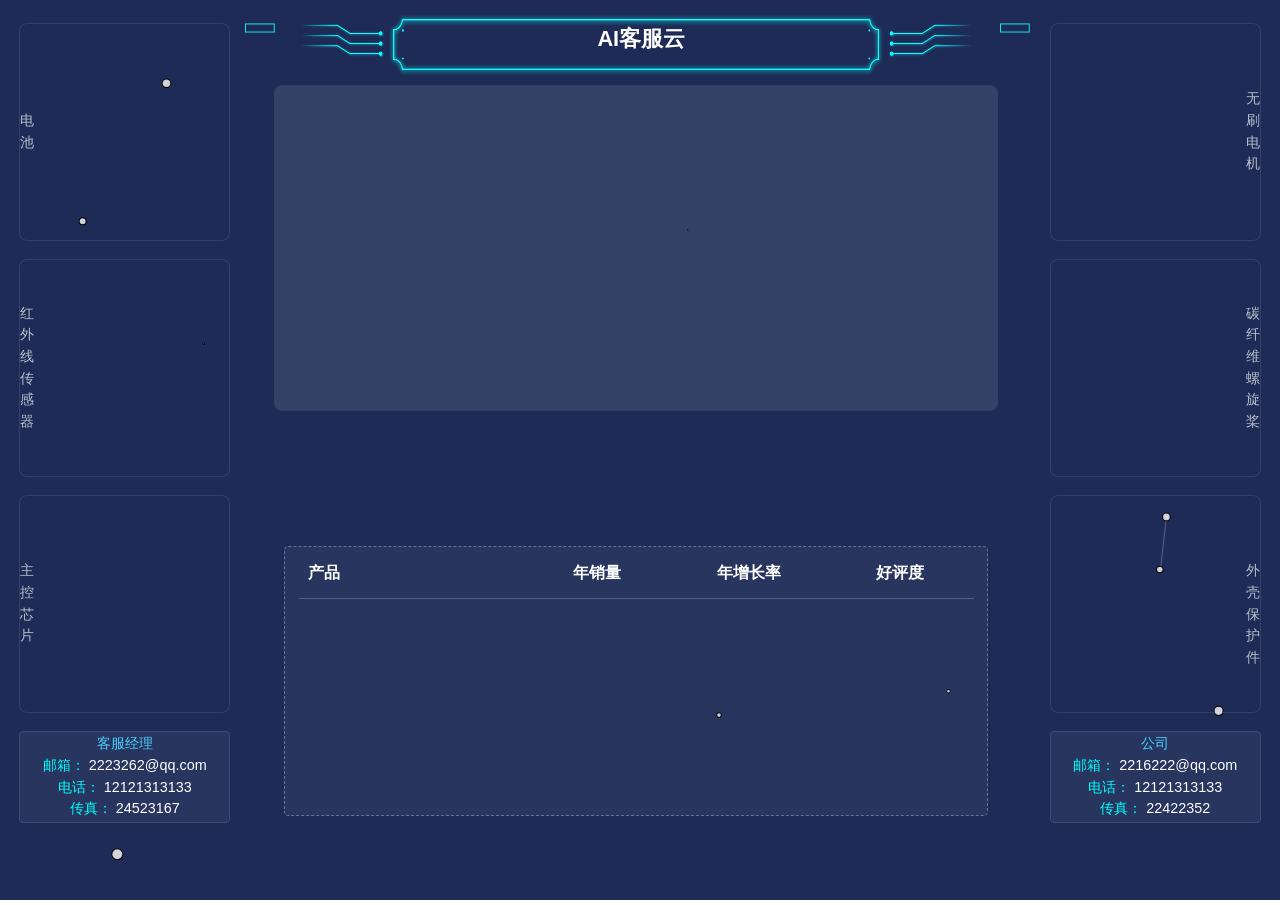
<file: 客服/客服/客服/客服云2.html>
<!DOCTYPE html>
<html lang="en">

<head>
    <meta charset="UTF-8">
    <meta name="viewport" content="width=device-width, initial-scale=0.9, minimum-scale=0.9, maximum-scale=0.9, user-scalable=no">
    <meta http-equiv="refresh"> 
    <meta http-equiv="X-UA-Compatible" content="ie=edge">
    <title>AI客服云</title>
    <link rel="stylesheet" href="css/cindex.css">
    <link rel="stylesheet" href="css/creset.css">
    <style>
    </style>
</head>
<body>
    <div id="particles-js" class="main">
        <div class="main_con">
            <div class="main_top">
                <!-- 左边4个框架 -->
                <div class="side-frames main_top_left">
                    <div class="side-frame">
                        <div class="radar-title"><br><br><br><br>电<br>池</div>
                        <div id="radarChart1" class="radar-chart"></div>
                    </div>
                    <div class="side-frame">
                        <div class="radar-title"><br><br>红<br>外<br>线<br>传<br>感<br>器</div>
                        <div id="radarChart2" class="radar-chart"></div>
                    </div>
                    <div class="side-frame">
                        <div class="radar-title"><br><br><br>主<br>控<br>芯<br>片</div>
                        <div id="radarChart3" class="radar-chart"></div>
                    </div>
                    <div class="side-frame1"><div style="color: white; text-align: center; padding: 10px; font-size: 1.6vh;">
                        <span style="color: #4ad2ff;">客服经理</span> <br>
                        <span style="color:aqua;">邮箱：</span> 2223262@qq.com<br>
                        <span style="color:aqua;">电话：</span> 12121313133<br>
                        <span style="color:aqua;">传真：</span> 24523167
                    </div></div>
                </div>
                
                <div class="main_top_middle">
                    <div class="main_top_middle_top_title">
                        <img class="title_bg" src="./images/title_bg.png">
                        <a href="" target="_self" class="ai-cloud-link">AI客服云</a>
                        <a class="title_admin" href="客服云.html" target="_self"></a>
                        <a class="title_web" href="客服云2.html" target="_self"></a>
                    </div>
                    
                    <!-- 折线图容器 -->
                    <div id="lineChart" class="chart-container"></div>
                    
                    <!-- 精确对齐的数据表格 -->
                    <div class="empty-frame">
                        <div class="metrics-header">
                            <span>产品</span>
                            <span>年销量</span>
                            <span>年增长率</span>
                            <span>好评度</span>
                        </div>
                        
                        <div class="metrics-data" id="metricsData">
                            <!-- 数据将通过JavaScript动态生成 -->
                        </div>
                    </div>
                </div>
                
               <!-- 右边4个框架 -->
<div class="side-frames main_top_right">
    <div class="side-frame">
        <div id="radarChart5" class="radar-chart"></div>
        <div class="radar-title-right"><br><br><br>无<br>刷<br>电<br>机</div>
    </div>
    <div class="side-frame">
        <div id="radarChart6" class="radar-chart"></div>
        <div class="radar-title-right"><br><br>碳<br>纤<br>维<br>螺<br>旋<br>桨</div>
    </div>
    <div class="side-frame">
        <div id="radarChart7" class="radar-chart"></div>
        <div class="radar-title-right"><br><br><br>外<br>壳<br>保<br>护<br>件</div>
    </div>
    <div class="side-frame1"><div style="color: white; text-align: center; padding: 10px; font-size: 1.6vh;">
        <span style="color: #4ad2ff;">公司</span><br>
        <span style="color:aqua;">邮箱：</span> 2216222@qq.com<br>
        <span style="color:aqua;">电话：</span> 12121313133<br>
        <span style="color:aqua;">传真：</span> 22422352
    </div></div>
</div>
            </div>
        </div>
    </div>

    <script src="https://www.jq22.com/jquery/jquery-1.10.2.js"></script>
    <script src="https://www.jq22.com/jquery/echarts-4.2.1.min.js"></script>
    <script type="text/javascript" src="js/dataScoll.js"></script>
    <script type="text/javascript" src="js/digitalScroll.js"></script>
    <script type="text/javascript" src="js/jcarousellite.js"></script>
    <script type="text/javascript" src="js/particles.min.js"></script>
    <script type="text/javascript" src="js/app.js"></script>

    <script>
        // 产品数据
        const products = [
            { name: "TATTU系列锂电池 1300mAh 14.8V", sales: 1842, growth: "+12.5%", rating: 98 },
            { name: "TATTU系列锂电池 1550mAh 14.8V", sales: 932, growth: "+8.3%", rating: 95 },
            { name: "DJI智能电池 PH4-5350mAh-15.2V", sales: 1205, growth: "+15.2%", rating: 97 },
            { name: "DJI智能电池 PH4-5870mAh-15.2V", sales: 756, growth: "+22.1%", rating: 96 },
            { name: "红外线传感器", sales: 1532, growth: "+5.7%", rating: 94 },
            { name: "主控芯片", sales: 876, growth: "+18.3%", rating: 97 },
            { name: "无刷电机", sales: 1024, growth: "+9.2%", rating: 95 },
            { name: "碳纤维螺旋桨", sales: 689, growth: "+14.7%", rating: 96 },
            { name: "外壳保护件", sales: 1120, growth: "+11.2%", rating: 97 },
            { name: "农用无人机", sales: 465, growth: "+17.8%", rating: 98 },
            { name: "载人无人机", sales: 286, growth: "+17.6%", rating: 94 },
            { name: "航拍无人机", sales: 524, growth: "+7.8%", rating: 93},
            { name: "安防无人机", sales: 199, growth: "+5.9%", rating: 96 },
            { name: "测绘无人机", sales: 150, growth: "+6.8%", rating: 95 }
        ];

        // 格式化数字，添加千位分隔符
        function formatNumber(num) {
            return num.toLocaleString();
        }

        // 渲染产品数据
        function renderProductData() {
            const container = document.getElementById('metricsData');
            container.innerHTML = '';
            
            // 创建数据容器
            const dataContainer = document.createElement('div');
            dataContainer.className = 'data-container';
            container.appendChild(dataContainer);
            
            // 生成HTML - 确保与标题相同的列结构
            dataContainer.innerHTML = products.map(item => `
                <div class="data-row">
                    <span>${item.name}</span>
                    <span>${formatNumber(item.sales)}</span>
                    <span>${item.growth}</span>
                    <span>${item.rating}%</span>
                </div>
            `).join('');
            
            // 滑动相关变量
            let isDragging = false;
            let startY = 0;
            let scrollTop = 0;
            let currentPosition = 0;
            const rowHeight = 30;
            const visibleRows = 5; // 可视区域显示的行数
            const maxPosition = Math.max(0, (products.length - visibleRows) * rowHeight);
            
            // 更新位置函数
            function updatePosition(newPosition) {
                // 限制滑动范围
                newPosition = Math.max(0, Math.min(newPosition, maxPosition));
                
                // 确保不会滑动到最后一个文本之后
                const maxAllowedPosition = (products.length - visibleRows-1.5) * rowHeight;
                if (maxAllowedPosition > 0) {
                    newPosition = Math.min(newPosition, maxAllowedPosition);
                } else {
                    newPosition = 0; // 如果数据不足以填满可视区域，则不允许滑动
                }
                
                currentPosition = newPosition;
                dataContainer.style.transform = `translateY(-${currentPosition}px)`;
            }
            
            // 平滑滑动到目标位置
            function smoothScrollTo(targetPosition) {
                // 计算最大允许位置
                const maxAllowedPosition = (products.length - visibleRows) * rowHeight;
                
                // 确保目标位置不超过最大允许位置
                if (maxAllowedPosition > 0) {
                    targetPosition = Math.min(targetPosition, maxAllowedPosition);
                } else {
                    targetPosition = 0;
                }
                
                dataContainer.style.transition = 'transform 0.3s ease-out';
                updatePosition(targetPosition);
                
                // 移除过渡效果，以便下次拖动时立即响应
                setTimeout(() => {
                    dataContainer.style.transition = 'none';
                }, 300);
            }
            
            // 鼠标拖动滑动功能
            container.addEventListener('mousedown', (e) => {
                isDragging = true;
                startY = e.pageY - container.offsetTop;
                scrollTop = currentPosition;
                container.classList.add('grabbing');
                e.preventDefault();
            });
            
            document.addEventListener('mousemove', (e) => {
                if (!isDragging) return;
                
                const y = e.pageY - container.offsetTop;
                const walk = (y - startY) * 2; // 乘以2增加滑动灵敏度
                updatePosition(scrollTop - walk);
            });
            
            document.addEventListener('mouseup', () => {
                if (!isDragging) return;
                
                isDragging = false;
                container.classList.remove('grabbing');
                
                // 计算最近的整行位置
                const targetRow = Math.round(currentPosition / rowHeight);
                smoothScrollTo(targetRow * rowHeight);
            });
            
            // 鼠标滚轮滑动功能
            container.addEventListener('wheel', (e) => {
                e.preventDefault();
                
                // 根据滚轮方向计算新的位置
                const delta = e.deltaY > 0 ? rowHeight : -rowHeight;
                const newPosition = currentPosition + delta;
                
                // 平滑滚动到新位置
                smoothScrollTo(newPosition);
            });
            
            // 防止拖动时选中文本
            container.addEventListener('selectstart', (e) => {
                if (isDragging) {
                    e.preventDefault();
                }
            });
        }
        
        // 初始化雷达图
        function initRadarCharts() {
            // 雷达图1 - 电池
            const radarChart1 = echarts.init(document.getElementById('radarChart1'));
            radarChart1.setOption({
                backgroundColor: 'transparent',
                tooltip: {
        show: true  // 恢复提示框（默认值）
    },
                radar: {
                    indicator: [
                        { name: '续航力\n（分）', max: 100},
                        { name: '耐用性\n（分）', max:100},
                        { name: '充电速度\n（分）', max: 100},
                        { name: '安全性\n（分）', max: 100},
                        { name: '供能性\n（分）', max: 100}
                    ],
                    radius: '60%',
                    splitNumber: 4,
                    axisName: {
                        color: '#fff',
                        fontSize: 10
                    },
                    splitLine: {
                        lineStyle: {
                            color: 'rgba(255, 255, 255, 0.2)'
                        }
                    },
                    splitArea: {
                        show: false
                    },
                    axisLine: {
                        lineStyle: {
                            color: 'rgba(255, 255, 255, 0.2)'
                        }
                    }
                },
                series: [{
                    name: '客服服务质量',
                    type: 'radar',
                    silent: false,
                    data: [{
                        value: [96, 88, 95, 90, 93],
                        name: '电池',
                        areaStyle: {
                            color: 'rgba(74, 210, 255, 0.4)'
                        },
                        lineStyle: {
                            width: 2,
                            color: '#4ad2ff'
                        },
                        itemStyle: {
                            color: '#4ad2ff'
                        }
                    }]
                }]
            });
            
            // 雷达图2 - 红外线
            const radarChart2 = echarts.init(document.getElementById('radarChart2'));
            radarChart2.setOption({
                backgroundColor: 'transparent',
                tooltip: {
        show: true  // 恢复提示框（默认值）
    },
                radar: {
                    indicator: [
                        { name: '环境适用率\n（分）', max: 100},
                        { name: '灵敏度\n（分）', max: 100},
                        { name: '探测距离\n（分）', max:100},
                        { name: '响应时间\n（分）', max: 100},
                        { name: '温度检测\n（分）', max: 100}
                    ],
                    radius: '60%',
                    splitNumber: 4,
                    axisName: {
                        color: '#fff',
                        fontSize: 10
                    },
                    splitLine: {
                        lineStyle: {
                            color: 'rgba(255, 255, 255, 0.2)'
                        }
                    },
                    splitArea: {
                        show: false
                    },
                    axisLine: {
                        lineStyle: {
                            color: 'rgba(255, 255, 255, 0.2)'
                        }
                    }
                },
                series: [{
                    name: '产品性能指标',
                    type: 'radar',
                    silent: false,
                    data: [{
                        value: [85, 92, 88, 90, 95],
                        name: '红外线传感器',
                        areaStyle: {
                            color: 'rgba(255, 184, 0, 0.4)'
                        },
                        lineStyle: {
                            width: 2,
                            color: '#ffb800'
                        },
                        itemStyle: {
                            color: '#ffb800'
                        }
                    }]
                }]
            });
            
            // 雷达图3 - 用户满意度
            const radarChart3 = echarts.init(document.getElementById('radarChart3'));
            radarChart3.setOption({
                backgroundColor: 'transparent',
               tooltip: {
        show: true  // 恢复提示框（默认值）
    },
                radar: {
                    indicator: [
                        { name: '算力大小\n（分）', max: 100},
                        { name: '兼容性\n（分）', max: 100},
                        { name: '延迟性\n（分）', max: 100},
                        { name: '内存大小\n（分）', max: 100},
                        { name: '安全性\n（分）', max: 100}
                    ],
                    radius: '60%',
                    splitNumber: 4,
                    axisName: {
                        color: '#fff',
                        fontSize: 10
                    },
                    splitLine: {
                        lineStyle: {
                            color: 'rgba(255, 255, 255, 0.2)'
                        }
                    },
                    splitArea: {
                        show: false
                    },
                    axisLine: {
                        lineStyle: {
                            color: 'rgba(255, 255, 255, 0.2)'
                        }
                    }
                },
                series: [{
                    name: '用户满意度',
                    type: 'radar',
                    silent: false,
                    data: [{
                        value: [90, 88, 85, 92, 89],
                        name: '主控芯片',
                        areaStyle: {
                            color: 'rgba(255, 255, 92, 0.4)'
                        },
                        lineStyle: {
                            width: 2,
                            color: 'yellow'
                        },
                        itemStyle: {
                            color: 'yellow'
                        }
                    }]
                }]
            });
            
            // 雷达图5 - 无刷电机
            const radarChart5 = echarts.init(document.getElementById('radarChart5'));
            radarChart5.setOption({
                backgroundColor: 'transparent',
                tooltip: {
        show: true  // 恢复提示框（默认值）
    },
                radar: {
                    indicator: [
                        { name: '撒热性能\n（分）', max: 100},
                        { name: '噪音控制\n（分）', max: 100},
                        { name: '稳定性\n（分）', max: 100},
                        { name: '响应速度\n（分）', max: 100},
                        { name: '精度控制\n（分）', max: 100}
                    ],
                    radius: '60%',
                    splitNumber: 4,
                    axisName: {
                        color: '#fff',
                        fontSize: 10
                    },
                    splitLine: {
                        lineStyle: {
                            color: 'rgba(255, 255, 255, 0.2)'
                        }
                    },
                    splitArea: {
                        show: false
                    },
                    axisLine: {
                        lineStyle: {
                            color: 'rgba(255, 255, 255, 0.2)'
                        }
                    }
                },
                series: [{
                    name: '销售业绩',
                    type: 'radar',
                    silent: false,
                    data: [{
                        value: [95, 88, 75, 90, 85],
                        name: '无刷电机',
                        areaStyle: {
                            color: 'rgba(92, 255, 92, 0.4)'
                        },
                        lineStyle: {
                            width: 2,
                            color: '#5cff5c'
                        },
                        itemStyle: {
                            color: '#5cff5c'
                        }
                    }]
                }]
            });
            
            // 雷达图6 - 技术支持
            const radarChart6 = echarts.init(document.getElementById('radarChart6'));
            radarChart6.setOption({
                backgroundColor: 'transparent',
                tooltip: {
        show: true  // 恢复提示框（默认值）
    },
                radar: {
                    indicator: [
                        { name: '耐腐蚀性\n（分）', max: 100},
                        { name: '强度大小\n（分）', max: 100},
                        { name: '可恢复性\n（分）', max: 100},
                        { name: '重量大小\n（分）', max: 100},
                        { name: '噪音控制\n（分）', max:100}
                    ],
                    radius: '60%',
                    splitNumber: 4,
                    axisName: {
                        color: '#fff',
                        fontSize: 10
                    },
                    splitLine: {
                        lineStyle: {
                            color: 'rgba(255, 255, 255, 0.2)'
                        }
                    },
                    splitArea: {
                        show: false
                    },
                    axisLine: {
                        lineStyle: {
                            color: 'rgba(255, 255, 255, 0.2)'
                        }
                    }
                },
                series: [{
                    name: '技术支持',
                    type: 'radar',
                    silent: false,
                    data: [{
                        value: [90, 92, 95, 88, 85],
                        name: '碳纤维螺旋桨',
                        areaStyle: {
                            color: 'rgba(184, 92, 255, 0.4)'
                        },
                        lineStyle: {
                            width: 2,
                            color: '#b85cff'
                        },
                        itemStyle: {
                            color: '#b85cff'
                        }
                    }]
                }]
            });
            
            // 雷达图7 - 外壳保护件
            const radarChart7 = echarts.init(document.getElementById('radarChart7'));
            radarChart7.setOption({
                backgroundColor: 'transparent',
                tooltip: {
        show: true  // 恢复提示框（默认值）
    },
                radar: {
                    indicator: [
                        { name: '防腐蚀性\n（分）', max: 100},
                        { name: '刚度大小\n（分）', max: 100},
                        { name: '耐温性\n（分）', max: 100},
                        { name: '散热处理\n（分）', max: 100},
                        { name: '抗冲击性\n（分）', max: 100}
                    ],
                    radius: '60%',
                    splitNumber: 4,
                    axisName: {
                        color: '#fff',
                        fontSize: 10
                    },
                    splitLine: {
                        lineStyle: {
                            color: 'rgba(255, 255, 255, 0.2)'
                        }
                    },
                    splitArea: {
                        show: false
                    },
                    axisLine: {
                        lineStyle: {
                            color: 'rgba(255, 255, 255, 0.2)'
                        }
                    }
                },
                series: [{
                    name: '市场竞争力',
                    type: 'radar',
                    silent: false,
                    data: [{
                        value: [85, 90, 80, 88, 92],
                        name: '外壳保护件',
                        areaStyle: {
                            color: 'rgba(255, 92, 184, 0.4)'
                        },
                        lineStyle: {
                            width: 2,
                            color: '#ff5cb8'
                        },
                        itemStyle: {
                            color: '#ff5cb8'
                        }
                    }]
                }]
            });
            
            // 窗口大小变化时重新调整雷达图大小
            window.addEventListener('resize', function() {
                radarChart1.resize();
                radarChart2.resize();
                radarChart3.resize();
                radarChart5.resize();
                radarChart6.resize();
                radarChart7.resize();
            });
        }
        
       // 初始化树状图（柱状图）
    $(document).ready(function() {
        var myChart = echarts.init(document.getElementById('lineChart'));
        
        var option = {
            backgroundColor: 'transparent',
            tooltip: {
                trigger: 'axis',
                formatter: function(params) {
                    var result = params[0].axisValue + '<br/>';
                    params.forEach(function(item) {
                        if (item.seriesName === '新增客户') {
                            result += item.marker + ' ' + item.seriesName + ': ' + item.value + '位<br/>';
                        } else {
                            result += item.marker + ' ' + item.seriesName + ': ' + item.value + '%<br/>';
                        }
                    });
                    return result;
                },
                axisPointer: {
                    type: 'none',
                    crossStyle: {
                        color: '#999'
                    }
                }
            },
            legend: {
                data: ['新增客户', '年复购率', '年客户增长率'],
                textStyle: {
                    color: '#fff'
                }
            },
            grid: {
                left: '3%',
                right: '4%',
                bottom: '3%',
                containLabel: true
            },
            xAxis: {
                type: 'category',
                data: ['第一季度', '第二季度', '第三季度', '第四季度'],
                axisLine: {
                    lineStyle: {
                        color: '#fff'
                    }
                },
                axisLabel: {
                    color: '#fff'
                },
                axisPointer: {
                    type: 'shadow'
                }
            },
            yAxis: [
                {
                    type: 'value',
                    name: '新增客户',
                    min: 0,
                    max: 300,
                    axisLine: {
                        lineStyle: {
                            color: '#4ad2ff'
                        }
                    },
                    axisLabel: {
                        color: '#fff',
                        formatter: '{value}位'
                    },
                    splitLine: {
                        lineStyle: {
                            color: 'rgba(255, 255, 255, 0.1)'
                        }
                    }
                },
                {
                    type: 'value',
                    name: '百分比',
                    min: 0,
                    max: 100,
                    axisLine: {
                        lineStyle: {
                            color: '#ffb800'
                        }
                    },
                    axisLabel: {
                        color: '#fff',
                        formatter: '{value}%'
                    },
                    splitLine: {
                        show: false
                    }
                }
            ],
            series: [
                {
                    name: '新增客户',
                    type: 'bar',
                    barWidth: '15%',
                    data: [160, 130, 200, 160],
                    itemStyle: {
                        color: 'aqua'
                    }
                },
                {
                    name: '年复购率',
                    type: 'line',
                    yAxisIndex: 1,
                    data: [50, 46, 39, 60],
                    itemStyle: {
                        color: '#ffb800'
                    },
                    lineStyle: {
                        width: 3
                    },
                    symbol: 'circle',
                    symbolSize: 8
                },
                {
                    name: '年客户增长率',
                    type: 'line',
                    yAxisIndex: 1,
                    data: [20, 40, 35, 14],
                    itemStyle: {
                        color: '#ff5cb8'
                    },
                    lineStyle: {
                        width: 3
                    },
                    symbol: 'circle',
                    symbolSize: 8
                }
            ]
        };
        
        myChart.setOption(option);
        
        window.addEventListener('resize', function() {
            myChart.resize();
        });

        renderProductData();
        initRadarCharts();
    });
    </script>
</body>
</html>
</file>
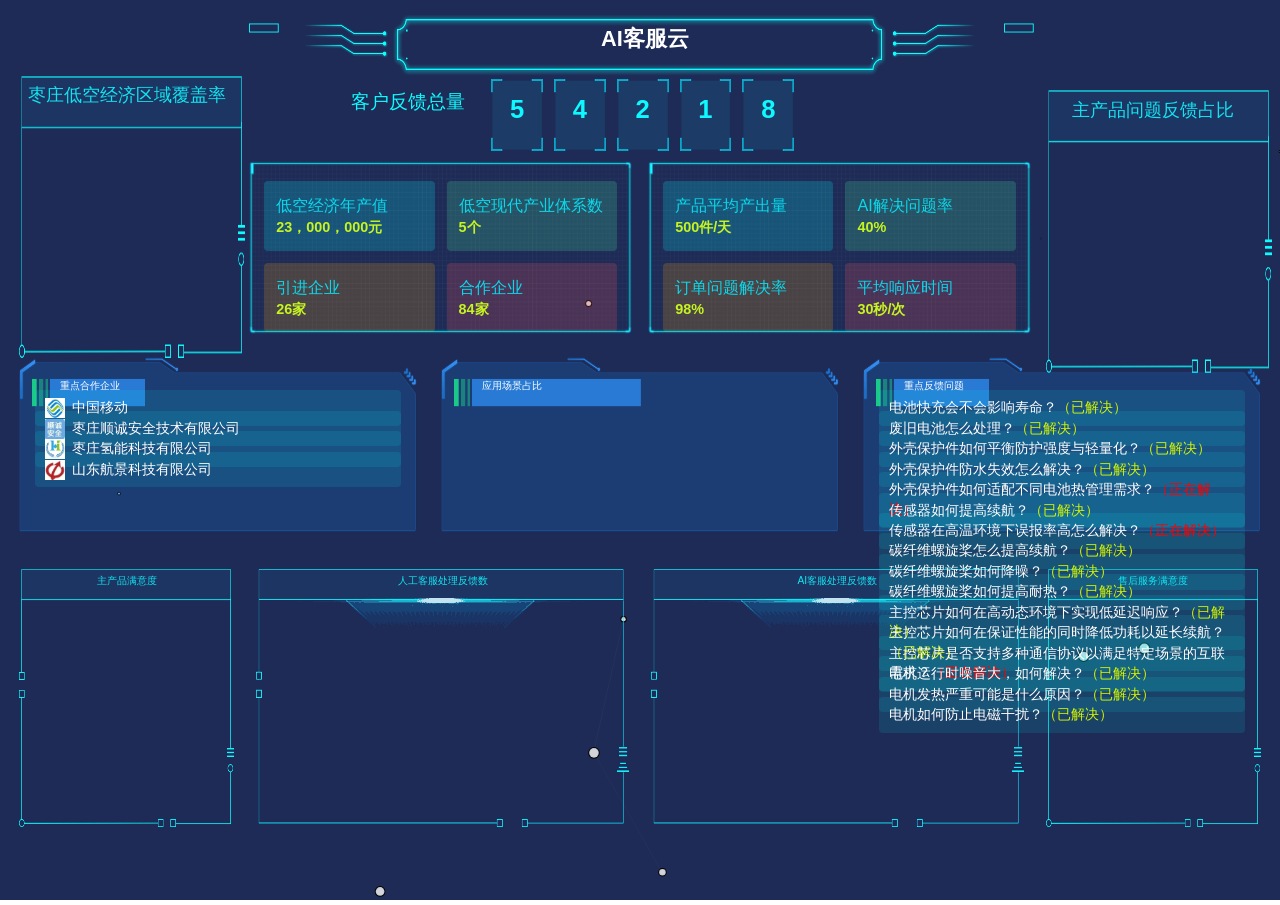
<file: 客服/客服/客服/客服/客服云.html>
<!--更多资源：https://gitee.com/iGaoWei/big-data-view -->
<!DOCTYPE html>
<html lang="en">

<head>

    <meta charset="UTF-8">
    <meta name="viewport" content="width=device-width, initial-scale=0.9, minimum-scale=0.9, maximum-scale=0.9, user-scalable=no">
    <meta http-equiv="refresh"> 
    <!-- <meta content="60;url='https://gitee.com/iGaoWei/big-data-view'"> -->
    <meta http-equiv="X-UA-Compatible" content="ie=edge">
    <title>AI客服云</title>
    <link rel="stylesheet" href="css/index.css">
    <link rel="stylesheet" href="css/reset.css">
</head>
<body>
<div id="particles-js" class="main">
    <div class="main_con">
        <div class="main_top">
            <div class="main_top_left">
                <!-- <div class="main_top_left_top">
                    <img src="./images/main_top_left.png"/>
                    <div class="main_top_left_top_title">具体数据展示</div>
                    <div class="main_top_left_top_con">
                        <div class="main_top_left_top_con_list">
                            <span class="main_top_left_c_l_n main_top_left_c_l_n1">444</span>
                            <p>人工服务</p>
                        </div>
                        <div class="main_top_left_top_con_list">
                            <span class="main_top_left_c_l_n main_top_left_c_l_n2">222</span>
                            <p>智能客服</p>
                        </div>
                        <div class="main_top_left_top_con_list">
                            <span class="main_top_left_c_l_n main_top_left_c_l_n3">111</span>
                            <p>工单处理</p>
                        </div>
                        <div class="main_top_left_top_con_left">
                            <div class="main_top_left_t_c_l_left">
                                <span class="main_top_left_c_l_n main_top_left_c_l_n4">11</span>
                                <p>应用场景</p>
                            </div>
                            <div class="main_top_left_t_c_l_right">
                                <span class="main_top_left_c_l_n main_top_left_c_l_n5">22</span>
                                <p>用户反馈</p>
                            </div>
                        </div>
                        <div class="main_top_left_top_con_right main_top_left_top_con_right2">
                            <div class="main_top_left_t_c_r_left">
                                <span class="main_top_left_c_l_n">2</span>
                                <p>安全系数</p>
                            </div>
                            <div class="main_top_left_t_c_r_right">
                                <span class="main_top_left_c_l_n">1</span>
                                <p>企业规划</p>
                            </div>
                        </div>
                    </div>
                </div> -->
                <div class="main_top_left_top main_top_left_bottom" style="top: 5vh;">
                    <img src="./images/main_top_left.png"/>
                    <div class="main_top_left_top_title"  style="font-size: 2vh;">枣庄低空经济区域覆盖率</div>
                    <div id="baseId" class="main_top_left_top_con" style="width:100%; height:29vh;top: 1vh;"></div>
                </div>
            </div>
            <div class="main_top_middle">
                <div class="main_top_middle_top_title">
                    <img class="title_bg" src="./images/title_bg.png">
                    <a href="" target="_self" class="ai-cloud-link">AI客服云</a>
                    <a class="title_admin" href="客服云.html" target="_self"></a>
                    <a class="title_web" href="客服云2.html" target="_self"></a>
                </div>
                <div class="main_top_middle_num_title">客户反馈总量</div>
                <div class="main_top_middle_num">
                   <!-- <div class="main_top_middle_num_list">
                       <img src="./images/center_num.png">
                       <p class="main_top_middle_num_list6">0</p>
                   </div> -->
                    <div class="main_top_middle_num_list">
                        <img src="./images/center_num.png">
                        <p class="main_top_middle_num_list5">5</p>
                    </div>
                    <div class="main_top_middle_num_list">
                        <img src="./images/center_num.png">
                        <p class="main_top_middle_num_list4">4</p>
                    </div>
                    <div class="main_top_middle_num_list">
                        <img src="./images/center_num.png">
                        <p class="main_top_middle_num_list3">2</p>
                    </div>
                    <div class="main_top_middle_num_list">
                        <img src="./images/center_num.png">
                        <p class="main_top_middle_num_list2">1</p>
                    </div>
                    <div class="main_top_middle_num_list">
                        <img src="./images/center_num.png">
                        <p class="main_top_middle_num_list1">8</p>
                    </div>
                </div>
                <div class="main_top_middle_bottom">
                    <div class="main_top_middle_bottom_echarts">
                        <img src="./images/main_top_bottom.png">
                        <div class="main_top_echarts_con">
                            <!-- <div class="main_top_echarts_con_title">服务价值</div> -->
                            <div class="data-labels"> <!-- 新增容器 -->
                                <div class="label-item">
                                    <div class="label-top">低空经济年产值</div>
                                    <div class="label-bottom">23，000，000元</div>
                                </div>
                                <div class="label-item">
                                    <div class="label-top">低空现代产业体系数</div>
                                    <div class="label-bottom">5个</div>
                                </div>
                                <div class="label-item">
                                    <div class="label-top">引进企业</div>
                                    <div class="label-bottom">26家</div>
                                </div>
                                <div class="label-item">
                                    <div class="label-top">合作企业</div>
                                    <div class="label-bottom">84家</div>
                                </div>
                        </div>
                            <div id="threeTasksId" class="main_top_echarts_pie"></div>
                        </div>
                    </div>
                    <div class="main_top_middle_bottom_echarts main_top_middle_bottom_echarts_right">
                        <img src="./images/main_top_bottom.png">
                        <div class="main_top_echarts_con">
                            <!-- <div class="main_top_echarts_con_title">客服服务效率</div> -->
                            <div class="data-labels"style> <!-- 新增容器 -->
                                <div class="label-item" >
                                  <div class="label-top">产品平均产出量</div>
                                  <div class="label-bottom">500件/天</div>
                                </div>
                                <div class="label-item" >
                                  <div class="label-top">AI解决问题率</div>
                                  <div class="label-bottom">40%</div>
                                </div>
                                <div class="label-item" >
                                  <div class="label-top">订单问题解决率</div>
                                  <div class="label-bottom">98%</div>
                                </div>
                                <div class="label-item" >
                                  <div class="label-top">平均响应时间</div>
                                  <div class="label-bottom">30秒/次</div>
                                </div>
                              </div>
                            <div id="publicityId" class="main_top_echarts_pie"></div>
                        </div>
                    </div>
                </div>
            </div>
            <div class="main_top_left main_top_right">
                <!-- <div class="main_top_left_top">
                    <img src="./images/main_top_left.png"/>
                    <div class="main_top_left_top_title">公开数据展示</div>
                    <div class="main_top_left_top_con">
                        <div class="main_top_left_top_con_left">
                            <span class="daysData">0</span>
                            <p>今日公开</p>
                        </div>
                        <div class="main_top_left_top_con_right">
                            <span class="weekData">0</span>
                            <p>本周公开</p>
                        </div>
                        <div class="main_top_left_top_con_list">
                            <span class="monthData">0</span>
                            <p>本月公开</p>
                        </div>
                        <div class="main_top_left_top_con_list">
                            <span class="someThing">0</span>
                            <p>本年公开</p>
                        </div>
                        <div class="main_top_left_top_con_list">
                            <span class="policyData">0</span>
                            <p>政策解读</p>
                        </div>
                    </div>
                </div> -->
                <div class="main_top_left_top main_top_left_bottom" style="top: 6.6vh;">
                    <img src="./images/main_top_left.png" />
                    <div class="main_top_left_top_title"style="font-size: 2.0vh"><strong>主产品问题反馈占比</strong></div>
                    <div id="questionId" style="width:100%; height:250px;top: -2.5vh;"class="main_top_left_top_con">
                    </div>
                </div>
            </div>
        <!-- </div>
        <div class="main_middle">
            <div class="main_middle_list">
                <img src="./images/main_middle.png">
                <div class="main_list_title main_list_title1">XXX镇</div>
                <span class="main_list_title_num main_list_title_num1">0</span>
            </div>
            <div class="main_middle_list">
                <img src="./images/main_middle.png">
                <div class="main_list_title main_list_title2">XX镇</div>
                <span class="main_list_title_num main_list_title_num2">0</span>
            </div>
            <div class="main_middle_list">
                <img src="./images/main_middle.png">
                <div class="main_list_title main_list_title3">XXXX</div>
                <span class="main_list_title_num main_list_title_num3">0</span>
            </div>
            <div class="main_middle_list">
                <img src="./images/main_middle.png">
                <div class="main_list_title main_list_title4">XXXX</div>
                <span class="main_list_title_num main_list_title_num4">0</span>
            </div>
            <div class="main_middle_list">
                <img src="./images/main_middle.png">
                <div class="main_list_title main_list_title5">XXXX</div>
                <span class="main_list_title_num main_list_title_num5">0</span>
            </div> -->
        </div>
        <div class="main_bottom">
            <div class="main_bottom_top">
                <div class="main_bottom_top_list">
                    <img src="./images/main_bottopm_top1.png">
                    <div class="main_bottom_t_l_title">重点合作企业</div>
                    <div class="main_bottom_t_l_con" style="top: -15px">
                        <div class="main_bottom_t_l_main">
                            <ul>
                                <li>
                                    <div class="main_bottom_t_l_main_list">
                                        <div class="main_bottom_t_list_title main_bottom_t_list_title1"> <img src="images/date-icon.png" class="date-icon" style="width: 20px; height: 20px;"> &nbsp;&nbsp;&nbsp;&nbsp;&nbsp;&nbsp;&nbsp;中国移动</div>
                                        
                                    </div>
                                </li>
                                <li>
                                    <div class="main_bottom_t_l_main_list">
                                        <div class="main_bottom_t_list_title main_bottom_t_list_title2"><img src="images/date-icon2.png" class="date-icon" style="width: 20px; height: 20px;"> &nbsp;&nbsp;&nbsp;&nbsp;&nbsp;&nbsp;&nbsp;枣庄顺诚安全技术有限公司</div>
                                        
                                    </div>
                                </li>
                                <li>
                                    <div class="main_bottom_t_l_main_list">
                                        <div class="main_bottom_t_list_title main_bottom_t_list_title3"> <img src="images/date-icon3.png" class="date-icon" style="width: 20px; height: 20px;"> &nbsp;&nbsp;&nbsp;&nbsp;&nbsp;&nbsp;&nbsp;枣庄氢能科技有限公司</div>
                                        
                                    </div>
                                </li>
                                <li>
                                    <div class="main_bottom_t_l_main_list">
                                        <div class="main_bottom_t_list_title main_bottom_t_list_title4"><img src="images/date-icon4.png" class="date-icon" style="width: 20px; height: 20px;">&nbsp;&nbsp;&nbsp;&nbsp;&nbsp;&nbsp;&nbsp;山东航景科技有限公司</div>
                                       
                                    </div>
                                </li>
                            </ul>
                    
                        </div>
                    </div>
                </div>
                <div class="main_bottom_top_list">
                    <img src="./images/main_bottopm_top2.png">
                    <div class="main_bottom_t_l_title">应用场景占比</div>
                    <div id="departmentId" class="main_bottom_t_l_chart"></div>
                </div>
                <div class="main_bottom_top_list">
                    <img src="./images/main_bottopm_top1.png">
                    <div class="main_bottom_t_l_title">重点反馈问题</div>
                    <div class="main_bottom_t_l_con" style="top: -15px">
                        <div class="main_bottom_t_l_main2">
                            <ul>
                               <!-- 修改重点反馈问题部分的代码 -->
                    <li>
                      <div class="main_bottom_t_l_main_list">
                       <div class="main_bottom_t_list_title main_bottom_polity_title1">电池快充会不会影响寿命？<span style="color: rgb(209, 245, 5);">（已解决）</span></div>
       </div>
</li>
<li>
    <div class="main_bottom_t_l_main_list">
        <div class="main_bottom_t_list_title main_bottom_polity_title2">废旧电池怎么处理？<span style="color: rgb(209, 245, 5);">（已解决）</span></div>
    </div>
</li>
<li>
    <div class="main_bottom_t_l_main_list">
        <div class="main_bottom_t_list_title main_bottom_polity_title3">外壳保护件如何平衡防护强度与轻量化？<span style="color:  rgb(209, 245, 5);">（已解决）</span></div>
    </div>
</li>
<li>
    <div class="main_bottom_t_l_main_list">
        <div class="main_bottom_t_list_title main_bottom_polity_title4">外壳保护件防水失效怎么解决？<span style="color: rgb(209, 245, 5);">（已解决）</span></div>
    </div>
</li>
<li>
    <div class="main_bottom_t_l_main_list">
        <div class="main_bottom_t_list_title main_bottom_polity_title4">外壳保护件如何适配不同电池热管理需求？<span style="color: red;">（正在解决）</span></div>
    </div>
</li>
<li>
    <div class="main_bottom_t_l_main_list">
        <div class="main_bottom_t_list_title main_bottom_polity_title4">传感器如何提高续航？<span style="color:  rgb(209, 245, 5);">（已解决）</span></div>
    </div>
</li>
<li>
    <div class="main_bottom_t_l_main_list">
        <div class="main_bottom_t_list_title main_bottom_polity_title4">传感器在高温环境下误报率高怎么解决？<span style="color: red;">（正在解决）</span></div>
    </div>
</li>
<li>
    <div class="main_bottom_t_l_main_list">
        <div class="main_bottom_t_list_title main_bottom_polity_title4">碳纤维螺旋桨怎么提高续航？<span style="color:  rgb(209, 245, 5);">（已解决）</span></div>
    </div>
</li>
<li>
    <div class="main_bottom_t_l_main_list">
        <div class="main_bottom_t_list_title main_bottom_polity_title4">碳纤维螺旋桨如何降噪？<span style="color:  rgb(209, 245, 5);">（已解决）</span></div>
    </div>
</li>
<li>
    <div class="main_bottom_t_l_main_list">
        <div class="main_bottom_t_list_title main_bottom_polity_title4">碳纤维螺旋桨如何提高耐热？<span style="color:  rgb(209, 245, 5);">（已解决）</span></div>
    </div>
</li>
<li>
    <div class="main_bottom_t_l_main_list">
        <div class="main_bottom_t_list_title main_bottom_polity_title4">主控芯片如何在高动态环境下实现低延迟响应？<span style="color:  rgb(209, 245, 5);">（已解决）</span></div>
    </div>
</li>
<li>
    <div class="main_bottom_t_l_main_list">
        <div class="main_bottom_t_list_title main_bottom_polity_title4">主控芯片如何在保证性能的同时降低功耗以延长续航？<span style="color:  rgb(209, 245, 5);">（已解决）</span></div>
    </div>
</li>
<li>
    <div class="main_bottom_t_l_main_list">
        <div class="main_bottom_t_list_title main_bottom_polity_title4">主控芯片是否支持多种通信协议以满足特定场景的互联需求？<span style="color: red;">（正在解决）</span></div>
    </div>
</li>
<li>
    <div class="main_bottom_t_l_main_list">
        <div class="main_bottom_t_list_title main_bottom_polity_title4">电机运行时噪音大，如何解决？<span style="color:  rgb(209, 245, 5);">（已解决）</span></div>
    </div>
</li>
<li>
    <div class="main_bottom_t_l_main_list">
        <div class="main_bottom_t_list_title main_bottom_polity_title4">电机发热严重可能是什么原因？<span style="color:  rgb(209, 245, 5);">（已解决）</span></div>
    </div>
</li>
<li>
    <div class="main_bottom_t_l_main_list">
        <div class="main_bottom_t_list_title main_bottom_polity_title4">电机如何防止电磁干扰？<span style="color:  rgb(209, 245, 5);">（已解决）</span></div>
    </div>
</li>
                            </ul>
                        </div>
                    </div>
                </div>
            </div>
            <div class="main_bottom_bottom">
                <div class="main_bottom_b_left" style="top: 25px;">
                    <img src="./images/main_bottom_bottom.png">
                    <div class="main_bottom_b_title">主产品满意度</div>
                    <div id="coverageId" class="main_bottom_b_con3" style="color: aqua;"></div>
                </div>
                <div class="main_bottom_b_middle1"style="top: 25px;">
                    <img src="./images/main_bootm_middle.png">
                    <div class="main_bottom_b_title">人工客服处理反馈数</div>
                    <div id="contentId" class="main_bottom_b_con main_bottom_b_con2"></div>
                </div>
                <div class="main_bottom_b_middle2"style="top: 25px;">
                    <img src="./images/main_bootm_middle.png">
                    <div class="main_bottom_b_title">AI客服处理反馈数</div>
                    <div id="publicNumId" class="main_bottom_b_con main_bottom_b_con2"></div>
                </div>
                <div class="main_bottom_b_right"style="top: 25px;">
                    <img src="./images/main_bottom_bottom.png">
                    <div class="main_bottom_b_title">售后服务满意度</div>
                    <div id="yearsNumId" class="main_bottom_b_con"style="top:1vh,height:80%"></div>
                </div>
            </div>
        </div>
    </div>
</div>
</body>

</html>
<script src="https://www.jq22.com/jquery/jquery-1.10.2.js"></script>
<script src="https://www.jq22.com/jquery/echarts-4.2.1.min.js"></script>
<script type="text/javascript" src="js/dataScoll.js"></script>
<script type="text/javascript" src="js/digitalScroll.js"></script>
<script type="text/javascript" src="js/jcarousellite.js"></script>
<script type="text/javascript" src="js/particles.min.js"></script>
<script type="text/javascript" src="js/app.js"></script>

<script>
    $(function() {
        function apiFn() {
            this.hostname = ""
        }
        // apiFn.prototype = {
        //     Init:function() {
        //         this.findCount()
        //         this.otherDataFn()
        //         this.baseInfo()
        //         this.questionFn()
        //         this.publicityFn()
        //         this.threeTasksFn()
        //         this.departmentFn()
        //         this.guideFn()
        //         this.policyFn()
        //         this.coverageFn()
        //         this.yearsNumFn()
        //         this.contentFn()
        //         this.publicNumFn()
        //     },
            
        //     findCount:function() {

        //     },
        //     // 其他数据展示
        //     otherDataFn:function() {
        //         $(".daysData").addClass("counter-value").text("304")
        //         $(".weekData").addClass("counter-value").text("2044")
        //         $(".monthData").addClass("counter-value").text("909")
        //         $(".someThing").addClass("counter-value").text("980")
        //         $(".policyData").addClass("counter-value").text("200")
        //     },
        //     // 基础信息
        //     baseInfo:function() {


        //         var baseChart = echarts.init(document.getElementById('baseId'));
        //         var charts = [
        //             {name: "淘宝", num: 200},
        //             {name: "拼多多", num: 300},
        //             {name: "京东", num: 400},
        //             {name: "其他", num: 500},
        //             // {name: "环境与安全数据", num: 300},
        //         ]
        //         var color = ['rgba(100,255,249', 'rgba(100,255,249', 'rgba(100,255,249', 'rgba(100,255,249', 'rgba(100,255,249']

        //         let lineY = []
        //         for (var i = 0; i < charts.length; i++) {
        //         var x = i
        //         if (x > color.length - 1) {
        //             x = color.length - 1
        //         }
        //         var data = {
        //             name: charts[i].name,
        //             color: color[x] + ')',
        //             value: charts[i].num,
        //             itemStyle: {
        //             normal: {
        //                 show: true,
        //                 color: new echarts.graphic.LinearGradient(0, 0, 1, 0, [{
        //                 offset: 0,
        //                 color: color[x] + ', 0.3)'
        //                 }, {
        //                 offset: 1,
        //                 color: color[x] + ', 1)'
        //                 }], false),
        //                 barBorderRadius: 10
        //             },
        //             emphasis: {
        //                 shadowBlur: 15,
        //                 shadowColor: 'rgba(0, 0, 0, 0.1)'
        //             }
        //             }
        //         }
        //         lineY.push(data)
        //         }
        //         var option= {
        //         title: {
        //             show: false
        //         },
        //         grid: {
        //             // borderWidth: 1,
        //             top: '10%',
        //             left: '30%',
        //             right: '20%',
        //             bottom: '3%'
        //         },
        //         color: color,
        //         yAxis: [{
        //             type: 'category',
        //             inverse: true,
        //             axisTick: {
        //             show: false
        //             },
        //             axisLine: {
        //             show: false
        //             },
        //             axisLabel: {
        //             show: false,
        //             inside: false
        //             },
        //             data: charts.name
        //         }, {
        //             type: 'category',
        //             inverse: true,
        //             axisLine: {
        //             show: false
        //             },
        //             axisTick: {
        //             show: false
        //             },
        //             axisLabel: {
        //             show: true,
        //             inside: false,
        //             textStyle: {
        //                 color: '#38E1E1',
        //                 fontSize: '12',
        //             },
        //             formatter: function (val,index) {
        //                 return `${charts[index].num}`
        //             }
        //             },
        //             splitArea: {
        //             show: false
        //             },
        //             splitLine: {
        //             show: false
        //             },
        //             data: charts
        //         }],
        //         xAxis: {
        //             // type: 'value',
        //             axisTick: {
        //             show: false
        //             },
        //             axisLine: {
        //             show: false
        //             },
        //             splitLine: {
        //             show: false
        //             },
        //             axisLabel: {
        //             show: false
        //             }
        //         },
        //         series: [{
        //             name: '',
        //             type: 'bar',
        //             zlevel: 2,
        //             barWidth: '5px',
        //             data: lineY,
        //             animationDuration: 1500,
        //             label: {
        //             normal: {
        //                 color: 'white',
        //                 show: true,
        //                 position: [-65, -2],
        //                 textStyle: {
        //                 fontSize: 12
        //                 },
        //                 formatter: function (a, b) {
        //                     return a.name
        //                 }
        //             }
        //             }
        //         }],
        //         animationEasing: 'cubicOut'
        //         }
        //         baseChart.setOption(option)
               
        //     },
        apiFn.prototype = {
            Init:function() {
                this.findCount()
                this.otherDataFn()
                this.baseInfo()
                this.questionFn()
                this.publicityFn()
                this.threeTasksFn()
                this.departmentFn()
                this.guideFn()
                this.policyFn()
                this.coverageFn()
                this.yearsNumFn()
                this.contentFn()
                this.publicNumFn()
            },
            
            findCount:function() {
                // 原有空实现
            },
            
            otherDataFn:function() {
                $(".daysData").addClass("counter-value").text("304")
                $(".weekData").addClass("counter-value").text("2044")
                $(".monthData").addClass("counter-value").text("909")
                $(".someThing").addClass("counter-value").text("980")
                $(".policyData").addClass("counter-value").text("200")
            },

            // 修改后的基础信息（折线图）
            baseInfo: function() {
    var baseChart = echarts.init(document.getElementById('baseId'));
    var charts = [
        {name: "2022年", value: 4.6},
        {name: "2023年", value: 13.5},
        {name: "2024年", value: 25.0},
        {name: "2025年", value: 30.0},
    ];

    var option = {
        backgroundColor: 'transparent',
        tooltip: {
            trigger: 'axis',
            formatter: '{b} : {c}%'
        },
        grid: {
            left: '15%',
            right: '10%',
            bottom: '20%',
            top: '17%'
        },
        xAxis: {
            type: 'category',
            data: charts.map(item => item.name),
            axisLine: { 
                lineStyle: { 
                    color: '#fff' 
                } 
            },
            axisLabel: { 
                color: '#fff', 
                fontSize: 12 
            }
        },
        yAxis: {
            type: 'value',
            name: '覆盖率/%',
            nameTextStyle: {
                color: '#fff',
                padding: [0, 0, 0, 40]
            },
            axisLabel: {
                color: '#fff',
                fontSize: 12,
                formatter: '{value}%'
            },
            splitLine: { 
                lineStyle: { 
                    color: 'rgba(255,255,255,0.2)' 
                } 
            },
            axisLine: {
                show: true,
                lineStyle: {
                    color: '#fff'
                }
            },
            max: 100, // 设置纵坐标最大值为100%
            min: 0  ,  // 设置最小值为0%
            interval: 10
        },
        series: [{
            data: charts.map(item => item.value),
            type: 'line',
            smooth: true,
            symbol: 'circle',
            symbolSize: 8,
            lineStyle: { 
                color: '#00F7FF', 
                width: 3 
            },
            areaStyle: {
                color: new echarts.graphic.LinearGradient(0, 0, 0, 1, [
                    { offset: 0, color: 'rgba(0,247,255,0.3)' },
                    { offset: 1, color: 'rgba(0,247,255,0)' }
                ])
            },
            itemStyle: {
                color: '#00F7FF',
                borderColor: '#fff',
                borderWidth: 2
            },
            label: {
                show: true,
                position: 'top',
                color: '#fff',
                formatter: '{c}%'
            }
        }]
    };
    
    baseChart.setOption(option);
    
    // 响应式调整
    window.addEventListener('resize', function() {
        baseChart.resize();
    });
},
            // 问题反馈类型占比
            questionFn:function() {
                var numArr = [
                    {name: '电池', value: 10},
                    {name: '外壳保护件', value: 33},
                    {name: '红外线传感器', value: 15},
                    {name: '碳纤维螺旋桨', value: 5},
                    {name: '主控芯片', value: 12},
                    {name: '无刷电机', value: 25},
                ]
                // for(var i = 0; i < data.list.length; i++) {
                //     numArr.push({name: data.list[i].name,value: data.list[i].num})
                // }
                var datas = numArr
                var questionChart = echarts.init(document.getElementById('questionId'));
                var option = {
                    title: {
                        left: 'center'
                    },
                    tooltip: {
                        trigger: 'item',
                        formatter: '{b} : {d}%'
                    },
                    color:['#2E8CFF', '#FD9133','#37D2D4','#19CA88','#858FF8','yellow'],
                    legend: {
                        itemWidth: 10,// 标志图形的长度
                        itemHeight: 10,// 标志图形的宽度
                        orient: 'vertical',
                        // left: 'right',
                        top: '30%',
                        x: '70%',
                        data: datas,
                        textStyle: { //图例文字的样式
                            color: '#fff',
                            fontSize: 11
                        },
                    },
                    series: [
                        {
                            name: '问题反馈',
                            type: 'pie',
                            radius: '70%',
                            center: ['40%', '60%'],
                            animationDuration: 2500,
                            data: datas,
                            label: {
                                normal: {
                                    position: 'inner',
                                    show : false
                                }
                            }
                        }
                    ]
                };
                questionChart.setOption(option)
                
            },
            // 党务公开
            publicityFn:function() {
                var dataArr = [
                    {name: '设备位置与轨迹', value: 300},
                    {name: '传感器健康状况', value: 500},
                    {name: '环境动态监测', value: 400},
                    {name: '用户交互反馈', value: 350},
                    // {name: '测试55', value: 363},
                    // {name: '测试66', value: 800},
                ]
                // for(var i = 0; i < res.list.length; i++) {
                //     dataArr.push({name: res.list[i].name, value: res.list[i].num})
                // }

                var publicitChart = echarts.init(document.getElementById('publicityId'));
                var data = dataArr
                var option = {
                    color: ['#38EB70', '#F7E16C', '#0EFCFF', '#4D92F2', '#4D92F2'],
                    tooltip: {
                        trigger: 'item',
                        formatter: '{a} <br/>{b} : {c} ({d}%)'
                    },
                    legend: {
                        itemWidth: 12,// 标志图形的长度
                        itemHeight: 12,// 标志图形的宽度
                        orient: 'vertical',
                        // left: 'right',
                        top: '5%',
                        bottom: '50%',
                        x: '45%',
                        textStyle: {
                            color: '#fff',
                            fontSize: 12,

                        },
                        data: data,
                    },
                    series: [
                        // 主要展示层的
                        {
                            radius: ['70%', '90%'],
                            center: ['25%', '50%'],
                            type: 'pie',
                            label: {
                                normal: {
                                    position: 'inner',
                                    show : false
                                }
                            },
                            name: "XX公开数量",
                            data: data,
                        },
                        // 边框的设置
                        {
                            radius: ['50%', '55%'],
                            center: ['25%', '50%'],
                            type: 'pie',
                            label: {
                                normal: {
                                    show: false
                                },
                                emphasis: {
                                    show: false
                                }
                            },
                            labelLine: {
                                normal: {
                                    show: false
                                },
                                emphasis: {
                                    show: false
                                }
                            },
                            animation: false,
                            tooltip: {
                                show: false
                            },
                            data: [{
                                value: 1,
                                itemStyle: {
                                    color: "rgba(250,250,250,0.3)",
                                },
                            }],
                        }
                    ]
                };
                publicitChart.setOption(option)
                // setInterval(function() {
                //     publicitChart.clear()
                //     publicitChart.setOption(option)
                // },6000)
            },
            // 三务公开数量
            // threeTasksFn:function() {
            //     let names = "666666";
            //     if(6 - names.length > 0) {
            //         for(g = 0; g < 6 - names.length; g++) {
            //             $(".main_top_middle_num_list"+(6 - g)).text('0')
            //         }
            //     }
            //     for(var j = 0; j < names.length; j++) {
            //         $(".main_top_middle_num_list"+(names.length - j)).text(names.substr(j,1))
            //     }
            //     var dataArr = [
            //         {name: '实时数据', value: 300},
            //         {name: '预测维护', value: 500},
            //         {name: '用户洞察', value: 400},
            //         {name: '风险决策', value: 350},
            //         {name: '安全警告', value: 363},
            //         // {name: '测试66', value: 800},
            //     ]
            //     for(var i = 1; i < dataArr.length; i++) {
            //         $(".main_top_left_c_l_n"+i).addClass("counter-value").text(dataArr[i].value)
            //     }
            //     var threeTasksChart = echarts.init(document.getElementById('threeTasksId'));
            //     var data = dataArr
            //     var option = {
            //         color: ['#38EB70', '#2E8CFF', '#0EFCFF', '#858FF8', '#FD9133','#F7E270'],
            //         tooltip : {
            //             trigger: 'item',
            //             formatter: "{a} <br/>{b} : {c} ({d}%)"
            //         },
            //         legend: {
            //             itemWidth: 15,// 标志图形的长度
            //             itemHeight: 15,// 标志图形的宽度
            //             orient: 'vertical',
            //             // left: 'right',
            //             top: '10%',
            //             bottom: '50%',
            //             x: '50%',
            //             textStyle: {
            //                 color: '#fff',
            //                 fontSize: 12,

            //             },
            //             data: data
            //         },
            //         series :
            //             {
            //                 name:'服务价值',
            //                 type:'pie',
            //                 animationDuration: 1500,
            //                 radius: ['70%', '90%'],
            //                 center: ['25%', '50%'],
            //                 roseType : 'radius',
            //                 label: {
            //                     normal: {
            //                         position: 'inner',
            //                         show : false
            //                     }
            //                 },
            //                 data:data
            //             }
            //     };
            //     threeTasksChart.setOption(option)
                
            // },// 服务价值占比（清空）
threeTasksFn: function() {
    var threeTasksChart = echarts.init(document.getElementById('threeTasksId'));
    threeTasksChart.clear();
},

// 动态数据占比（清空）
publicityFn: function() {
    var publicitChart = echarts.init(document.getElementById('publicityId'));
    publicitChart.clear();
},
            departmentFn: function() {
    var dataArr = [
        {name: '应急救援', value: 20},
        {name: '农业植保', value: 50},
        {name: '城市巡查', value: 10},
        {name: '工程测绘', value: 15},
        {name: '文旅观光', value: 5},
    ];

    var departmentChart = echarts.init(document.getElementById('departmentId'));
    var option = {
        color: ['#FD9133', '#47F6A2', '#37D2D4', '#3493FF','#858FF8'],
        tooltip: {
            trigger: 'item',
            // 关键修改点：自定义格式化函数
            formatter: function(params) {
                return params.name + ': ' + params.percent + '%';
            }
        },
        legend: {
            itemWidth: 15,
            itemHeight: 15,
            orient: 'vertical',
            top: '30%',
            x: '5%',
            textStyle: {
                color: '#fff',
                fontSize: 15
            },
            data: dataArr
        },
        series: [{
            name: '应用场景公开占比',
            type: 'pie',
            radius: '70%',
            center: ['76%', '52%'],
            labelLine: {
                normal: {
                    lineStyle: {
                        color: '#0EFCFF'
                    }
                }
            },
            label: {
                normal: {
                    formatter: '{b}',
                    fontSize: 12,
                    color: '#0EFCFF'
                }
            },
            data: dataArr
        }]
    };

    departmentChart.setOption(option);
},
            guideFn:function() {
                $(".main_bottom_t_l_main").jCarouselLite({
                    vertical: true,
                    hoverPause:true,
                    visible: 4,
                    auto: 1000,
                    speed: 500
                });
            },
            // 政策解读
            policyFn:function() {
                $(".main_bottom_t_l_main2").jCarouselLite({
                    vertical: true,
                    hoverPause:true,
                    visible: 4,
                    auto: 1000,
                    speed: 500
                });
            },
            // 主要关注内容区域占比
            // 主要关注内容区域占比
// 主要关注内容区域占比
coverageFn:function() {
    var resArr = [
        {name: '碳纤维螺旋桨（分）', value: 97},
        {name: '电池\n（分）', value: 90},
        {name: '主控芯片\n（分）', value: 80},
        {name: '红外线传感器（分）', value: 75},
        {name: '无刷电机\n（分）', value:70},
        {name: '外壳保护件\n（分）', value: 65},
    ]
    
    var coverageChart = echarts.init(document.getElementById('coverageId'));
    var option = {
        tooltip: {
            trigger: 'item',
            show: true,
           
        },
        radar: {
            radius: '70%',
            center: ['47%', '50%'],
            indicator: resArr.map(item => {
                return {
                    name: item.name,
                    max: 100
                }
            }),
            axisName: {
                color: '#39DCF4',
                fontSize: 12,
                padding: [5, 5]
            },
            splitArea: {
                areaStyle: {
                    color: 'rgba(255,255,255,0)'
                }
            },
            axisLine: {
                lineStyle: {
                    color: 'rgba(255,255,255,.2)'
                }
            },
            splitLine: {
                lineStyle: {
                    width: 1,
                    color: 'rgba(255,255,255,.2)'
                }
            },
        },
        series: [{
            name: '产品满意度',
            type: 'radar',
            data: [{
                value: resArr.map(item => item.value),
                name: '满意度',
                symbol: 'none',
                lineStyle: {
                    width: 2,
                    color: '#2EEFAD'
                },
                areaStyle: {
                    color: 'rgba(46,239,173,0.3)'
                },
                label: {
                    show: true,
                    formatter: function(params) {
                        return params.value + '分';
                    },
                    color: '#fff',
                    fontSize: 12
                }
            }]
        }]
    };
    
    coverageChart.setOption(option);
    
    // 响应式调整
    window.addEventListener('resize', function() {
        coverageChart.resize();
    });
},
 
            yearsNumFn:function() {
    var resArr = [
        {name: '客\n服\n1\n组', value: 4.4},
        {name: '客\n服\n2\n组', value: 4.3},
        {name: '客\n服\n3\n组', value: 4.2},
        {name: '客\n服\n4\n组', value: 4.7},
        {name: '\nAI\n组', value: 4.9},
    ]
    
    var yearsNumChart = echarts.init(document.getElementById('yearsNumId'));
    var option = {
        tooltip: {
            trigger: 'axis',
            axisPointer: { 
                type: 'shadow',
                shadowStyle: {
                    color: 'rgba(150,150,150,0.1)' // 调暗阴影颜色
                }
            },
            formatter: function(params) {
                return `${params[0].name.replace(/\n/g,'')}<br/>${params[0].value}⭐`; // 去除换行符
            }
        },
        xAxis: [{
            type: 'category',
            data: resArr.map(item => item.name),
            axisLabel: {
                fontSize: 14,
                color: 'rgba(255,255,255,.7)',
                rotate: 0, // 取消倾斜
                interval: 0,
                formatter: function(value) {
                    return value; // 直接返回带换行的文本
                },
                rich: {
                    a: {
                        lineHeight: 14,
                        verticalAlign: 'middle', // 垂直居中
                        align: 'center',        // 水平居中
                        width: 20               // 固定标签宽度
                    }
                },
                margin: 8 // 增加标签间距
            },
            axisTick: {
                show: false,
                alignWithLabel: true
            },
            axisLine: { 
                show: false,
                lineStyle: {
                    color: 'rgba(255,255,255,0.2)'
                }
            },
        }],
        yAxis: [{
            type: 'value',
            name: '平均值/⭐',
            nameTextStyle: {
                color: 'rgba(255,255,255,.7)',
                fontSize: 10,
                padding: [0, 0, 8, -40] // 调整名称位置
            },
            splitLine: { 
                show: true,
                lineStyle: { 
                    color: ['rgba(255,255,255,0.1)'], 
                    type: 'solid' // 改为虚线
                }
            },
            axisLabel: { 
                color: 'rgba(255,255,255,.8)', 
                fontSize: 14,
                margin: 6 // 增加刻度间距
            },
            min: 0,    // 设置最小值
            max: 5,   // 设置最大值
            interval: 1 // 固定刻度间隔
        }],
        color: ['#2E8CFF'],
        grid: {
            left: '22%',   // 增加左侧空间
            right: '8%',
            top: '18%',
            bottom: '32%'  // 增加底部空间
        },
        series: [{
            name: '满意度',
            type: 'bar',
            barWidth: '25%', // 加宽柱形
            data: resArr.map(item => item.value),
            itemStyle: { 
                borderRadius: [4, 4, 0, 0], // 增加圆角
                color: new echarts.graphic.LinearGradient(
                    0, 0, 0, 1,
                    [
                        {offset: 0, color: '#2E8CFF'},
                        {offset: 1, color: '#0EFCFF'}
                    ]
                )
            },
            label: {
                show: true,
                position: 'top',
                color: '#0EFCFF',
                fontSize: 12,
                formatter: '{c}⭐',
                distance: 12 // 增加标签距离
            },    
        }]
    };

    yearsNumChart.setOption(option);
},
            // 关注内容区域占比
            contentFn:function() {
    var resArr = [
        {name: '第一季度', value: 512, trend: 6.12},
        {name: '第二季度', value: 541, trend: 5.66},
        {name: '第三季度', value: 563, trend: 4.07},
        {name: '第四季度', value: 582, trend: 3.37},
    ]
    
    var contentChart = echarts.init(document.getElementById('contentId'));
    var option = {
        tooltip: {
            trigger: 'axis',
            // axisPointer: { type: 'cross' },
            formatter: function(params) {
                return params[0].name + '<br/>' + 
                       '处理量: ' + params[0].value + '件<br/>' +
                       '同比增长: ' + params[1].value + '%';
            }
        },
        xAxis: [{
            type: 'category',
            name: '时间',
            data: resArr.map(item => item.name),
            axisLabel: {
                fontSize: 14,
                color: 'rgba(255,255,255,.7)',
            },
            axisTick: { show: false },
            axisLine: { show: false },
        }],
        yAxis: [
            {
                type: 'value',
                name: '数量/件',
                nameTextStyle: {
                    color: 'rgba(255,255,255,.7)',
                    fontSize: 14,
                },
                splitLine: { 
                    show: true,
                    lineStyle: { color: ['rgba(255,255,255,0.2)'] }
                },
                axisLabel: { 
                    color: 'rgba(255,255,255,.8)', 
                    fontSize: 14,
                },
            },
            {
                type: 'value',
                name: '同比增长',
                nameTextStyle: {
                    color: 'rgba(255,255,255,.7)',
                    fontSize: 14,
                },
                splitLine: { show: false },
                axisLabel: { 
                    color: 'rgba(255,255,255,.8)', 
                    fontSize: 14,
                    formatter: '{value}%'
                },max:10
            }
        ],
        color: ['#2E8CFF', '#FF6B6B'],
        grid: {
            left: '12%',
            right: '12%',
            top: '25%',
            bottom: '15%'
        },
        series: [
            {
                name: '人工客服',
                type: 'bar',
                barWidth: '20%',
                data: resArr.map(item => item.value),
                itemStyle: { 
                    borderRadius: [3, 3, 0, 0],
                    color: new echarts.graphic.LinearGradient(
                        0, 0, 0, 1,
                        [
                            {offset: 0, color: '#2E8CFF'},
                            {offset: 1, color: '#0EFCFF'}
                        ]
                    )
                },
                label: {
                    show: true,
                    position: 'top',
                    color: '#0EFCFF',
                    fontSize: 14,
                    formatter: '{c}件'  
                }
            },
            {
                name: '同比增长',
                type: 'line',
                yAxisIndex: 1,
                symbol: 'circle',
                symbolSize: 8,
                lineStyle: {
                    width: 3,
                    color: '#FF6B6B'
                },
                itemStyle: {
                    color: '#FF6B6B',
                    borderColor: '#fff',
                    borderWidth: 2
                },
                data: resArr.map(item => item.trend),
                label: {
                    show: false  // 这里设置为false，不显示折线上的百分比
                }
            }
        ]
    };
    
    contentChart.setOption(option);
},
            // 巡察
           // 巡察
           publicNumFn:function() {
    var resArr = [
        {name: '第一季度', value: 291, trend: 18.45},
        {name: '第二季度', value: 350, trend: 20.27},
        {name: '第三季度', value: 436, trend: 24.29},
        {name: '第四季度', value: 557, trend: 28.05},
    ]
    
    var publicNumChart = echarts.init(document.getElementById('publicNumId'));
    var option = {
        tooltip: {
            trigger: 'axis',
            // axisPointer: { type: 'cross' },
            formatter: function(params) {
                return params[0].name + '<br/>' + 
                       '处理量: ' + params[0].value + '件<br/>' +
                       '同比增长: ' + params[1].value + '%';
            }
        },
        xAxis: [{
            type: 'category',
            name: '时间',
            data: resArr.map(item => item.name),
            axisLabel: {
                fontSize: 14,
                color: 'rgba(255,255,255,.7)',
            },
            axisTick: { show: false },
            axisLine: { show: false },
        }],
        yAxis: [
            {
                type: 'value',
                name: '数量/件',
                nameTextStyle: {
                    color: 'rgba(255,255,255,.7)',
                    fontSize: 14,
                },
                splitLine: { 
                    show: true,
                    lineStyle: { color: ['rgba(255,255,255,0.2)'] }
                },
                axisLabel: { 
                    color: 'rgba(255,255,255,.8)', 
                    fontSize: 14,
                },
            },
            {
                type: 'value',
                name: '同比增长',
                nameTextStyle: {
                    color: 'rgba(255,255,255,.7)',
                    fontSize: 14,
                },
                splitLine: { show: false },
                axisLabel: { 
                    color: 'rgba(255,255,255,.8)', 
                    fontSize: 14,
                    formatter: '{value}%'
                },max:50
            }
        ],
        color: ['#FFA500', '#FF6B6B'],
        grid: {
            left: '12%',
            right: '12%',
            top: '25%',
            bottom: '15%'
        },
        series: [
            {
                name: 'AI客服',
                type: 'bar',
                barWidth: '20%',
                data: resArr.map(item => item.value),
                itemStyle: { 
                    borderRadius: [3, 3, 0, 0],
                    color: new echarts.graphic.LinearGradient(
                        0, 0, 0, 1,
                        [
                            {offset: 0, color: '#FFA500'},
                            {offset: 1, color: '#FFD700'}
                        ]
                    )
                },
                label: {
                    show: true,
                    position: 'top',
                    color: '#FFD700',
                    fontSize: 14,
                    formatter: '{c}件'  
                }
            },
            {
                name: '增长率',
                type: 'line',
                yAxisIndex: 1,
                symbol: 'circle',
                symbolSize: 8,
                lineStyle: {
                    width: 3,
                    color: '#FF6B6B'
                },
                itemStyle: {
                    color: '#FF6B6B',
                    borderColor: '#fff',
                    borderWidth: 2
                },
                data: resArr.map(item => item.trend),
                label: {
                    show: false  // 这里设置为false，不显示折线上的百分比
                }
            }
        ]
    };
    
    publicNumChart.setOption(option);
}
   


        }
        var start = new apiFn()
        start.Init()
    })
    


 // 客户反馈总量自动增长函数
function autoIncrementFeedback() {
    // 获取数字元素
    const numElements = [
        $('.main_top_middle_num_list1'), 
        $('.main_top_middle_num_list2'), 
        $('.main_top_middle_num_list3'), 
        $('.main_top_middle_num_list4'), 
        $('.main_top_middle_num_list5')
    ];
    
    // 从localStorage加载保存的数字，如果没有则初始化为[0,0,0,0,5]
    let numbers = JSON.parse(localStorage.getItem('feedbackNumbers')) || [5, 1, 4, 2, 7];
    
    // 更新显示
    function updateDisplay() {
        // 从右到左更新每个数字
        for (let i = 0; i < numElements.length; i++) {
            const element = numElements[i];
            if (element.length > 0) {
                const numIndex = numElements.length - 1 - i;
                element.text(numbers[numIndex] !== undefined ? numbers[numIndex] : '0');
            }
        }
        // 保存到localStorage
        localStorage.setItem('feedbackNumbers', JSON.stringify(numbers));
    }
    
    // 增加数字并处理进位
    function incrementNumber() {
        // 随机增加1-3
        const increment = Math.floor(Math.random() * 3) + 1;
        
        // 从最后一位开始加
        let carry = increment;
        for (let i = numbers.length - 1; i >= 0 && carry > 0; i--) {
            const sum = numbers[i] + carry;
            numbers[i] = sum % 10;
            carry = Math.floor(sum / 10);
        }
        
        // 如果还有进位，在最前面添加新数字
        if (carry > 0) {
            numbers.unshift(carry);
        }
        
        updateDisplay();
    }
    
    // 重置数字
    function resetNumbers() {
        numbers = [5, 1, 4, 2, 7];
        updateDisplay();
    }
    
    // 鼠标左右键同时按下的检测
    let mouseDownButtons = 0;
    
    $(document).on('mousedown', function(e) {
        mouseDownButtons |= (1 << (e.which - 1));
        
        // 检测左右键同时按下 (左键=1, 右键=3)
        if ((mouseDownButtons & 0b0101) === 0b0101) {
            resetNumbers();
        }
    });
    
    $(document).on('mouseup', function(e) {
        mouseDownButtons &= ~(1 << (e.which - 1));
    });
    
    // 防止右键菜单弹出
    $(document).on('contextmenu', function(e) {
        if ((mouseDownButtons & 0b0101) === 0b0101) {
            e.preventDefault();
        }
    });
    
    // 初始显示
    updateDisplay();
    
    // 每20秒执行一次
    setInterval(incrementNumber, 10000);
}

// 在文档加载完成后调用
$(function() {
    autoIncrementFeedback();
});
</script>
</file>
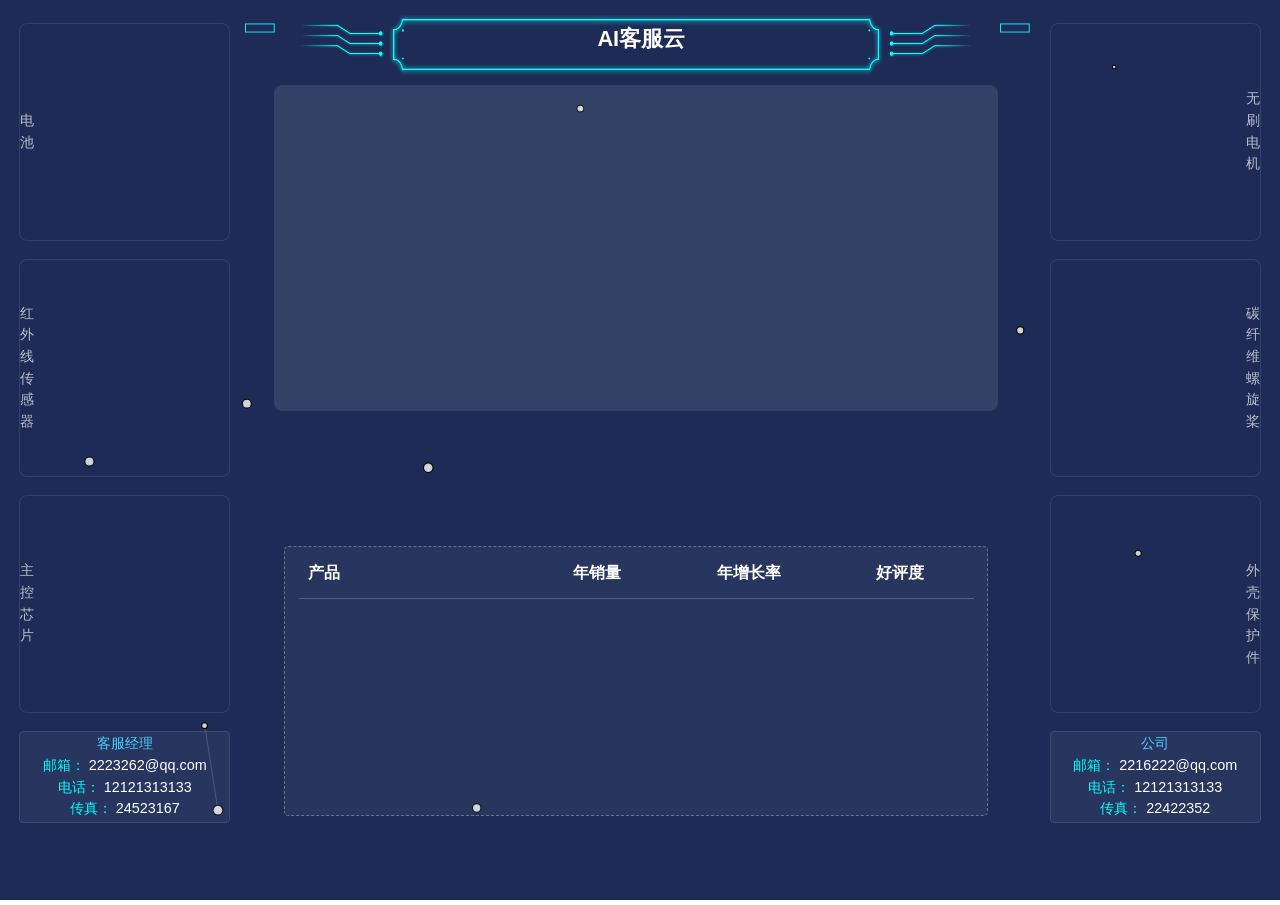
<file: 客服/客服/客服/客服/客服云2.html>
<!DOCTYPE html>
<html lang="en">

<head>
    <meta charset="UTF-8">
    <meta name="viewport" content="width=device-width, initial-scale=0.9, minimum-scale=0.9, maximum-scale=0.9, user-scalable=no">
    <meta http-equiv="refresh"> 
    <meta http-equiv="X-UA-Compatible" content="ie=edge">
    <title>AI客服云</title>
    <link rel="stylesheet" href="css/cindex.css">
    <link rel="stylesheet" href="css/creset.css">
    <style>
    </style>
</head>
<body>
    <div id="particles-js" class="main">
        <div class="main_con">
            <div class="main_top">
                <!-- 左边4个框架 -->
                <div class="side-frames main_top_left">
                    <div class="side-frame">
                        <div class="radar-title"><br><br><br><br>电<br>池</div>
                        <div id="radarChart1" class="radar-chart"></div>
                    </div>
                    <div class="side-frame">
                        <div class="radar-title"><br><br>红<br>外<br>线<br>传<br>感<br>器</div>
                        <div id="radarChart2" class="radar-chart"></div>
                    </div>
                    <div class="side-frame">
                        <div class="radar-title"><br><br><br>主<br>控<br>芯<br>片</div>
                        <div id="radarChart3" class="radar-chart"></div>
                    </div>
                    <div class="side-frame1"><div style="color: white; text-align: center; padding: 10px; font-size: 1.6vh;">
                        <span style="color: #4ad2ff;">客服经理</span> <br>
                        <span style="color:aqua;">邮箱：</span> 2223262@qq.com<br>
                        <span style="color:aqua;">电话：</span> 12121313133<br>
                        <span style="color:aqua;">传真：</span> 24523167
                    </div></div>
                </div>
                
                <div class="main_top_middle">
                    <div class="main_top_middle_top_title">
                        <img class="title_bg" src="./images/title_bg.png">
                        <a href="" target="_self" class="ai-cloud-link">AI客服云</a>
                        <a class="title_admin" href="客服云.html" target="_self"></a>
                        <a class="title_web" href="客服云2.html" target="_self"></a>
                    </div>
                    
                    <!-- 折线图容器 -->
                    <div id="lineChart" class="chart-container"></div>
                    
                    <!-- 精确对齐的数据表格 -->
                    <div class="empty-frame">
                        <div class="metrics-header">
                            <span>产品</span>
                            <span>年销量</span>
                            <span>年增长率</span>
                            <span>好评度</span>
                        </div>
                        
                        <div class="metrics-data" id="metricsData">
                            <!-- 数据将通过JavaScript动态生成 -->
                        </div>
                    </div>
                </div>
                
               <!-- 右边4个框架 -->
<div class="side-frames main_top_right">
    <div class="side-frame">
        <div id="radarChart5" class="radar-chart"></div>
        <div class="radar-title-right"><br><br><br>无<br>刷<br>电<br>机</div>
    </div>
    <div class="side-frame">
        <div id="radarChart6" class="radar-chart"></div>
        <div class="radar-title-right"><br><br>碳<br>纤<br>维<br>螺<br>旋<br>桨</div>
    </div>
    <div class="side-frame">
        <div id="radarChart7" class="radar-chart"></div>
        <div class="radar-title-right"><br><br><br>外<br>壳<br>保<br>护<br>件</div>
    </div>
    <div class="side-frame1"><div style="color: white; text-align: center; padding: 10px; font-size: 1.6vh;">
        <span style="color: #4ad2ff;">公司</span><br>
        <span style="color:aqua;">邮箱：</span> 2216222@qq.com<br>
        <span style="color:aqua;">电话：</span> 12121313133<br>
        <span style="color:aqua;">传真：</span> 22422352
    </div></div>
</div>
            </div>
        </div>
    </div>

    <script src="https://www.jq22.com/jquery/jquery-1.10.2.js"></script>
    <script src="https://www.jq22.com/jquery/echarts-4.2.1.min.js"></script>
    <script type="text/javascript" src="js/dataScoll.js"></script>
    <script type="text/javascript" src="js/digitalScroll.js"></script>
    <script type="text/javascript" src="js/jcarousellite.js"></script>
    <script type="text/javascript" src="js/particles.min.js"></script>
    <script type="text/javascript" src="js/app.js"></script>

    <script>
        // 产品数据
        const products = [
            { name: "TATTU系列 1300mAh 14.8V", sales: 1842, growth: "+12.5%", rating: 98 },
            { name: "TATTU系列 1550mAh 14.8V", sales: 932, growth: "+8.3%", rating: 95 },
            { name: "DJI智能电池 PH4-5350mAh-15.2V", sales: 1205, growth: "+15.2%", rating: 97 },
            { name: "DJI智能电池 PH4-5870mAh-15.2V", sales: 756, growth: "+22.1%", rating: 96 },
            { name: "红外线传感器", sales: 1532, growth: "+5.7%", rating: 94 },
            { name: "主控芯片", sales: 876, growth: "+18.3%", rating: 97 },
            { name: "无刷电机", sales: 1024, growth: "+9.2%", rating: 95 },
            { name: "碳纤维螺旋桨", sales: 689, growth: "+14.7%", rating: 96 },
            { name: "外壳保护件", sales: 1120, growth: "+11.2%", rating: 97 },
            { name: "农用无人机", sales: 465, growth: "+17.8%", rating: 98 },
            { name: "载人无人机", sales: 286, growth: "+17.6%", rating: 94 },
            { name: "航拍无人机", sales: 524, growth: "+7.8%", rating: 93},
            { name: "安防无人机", sales: 199, growth: "+5.9%", rating: 96 },
            { name: "测绘无人机", sales: 150, growth: "+6.8%", rating: 95 }
        ];

        // 格式化数字，添加千位分隔符
        function formatNumber(num) {
            return num.toLocaleString();
        }

        // 渲染产品数据
        function renderProductData() {
            const container = document.getElementById('metricsData');
            container.innerHTML = '';
            
            // 创建数据容器
            const dataContainer = document.createElement('div');
            dataContainer.className = 'data-container';
            container.appendChild(dataContainer);
            
            // 生成HTML - 确保与标题相同的列结构
            dataContainer.innerHTML = products.map(item => `
                <div class="data-row">
                    <span>${item.name}</span>
                    <span>${formatNumber(item.sales)}</span>
                    <span>${item.growth}</span>
                    <span>${item.rating}%</span>
                </div>
            `).join('');
            
            // 滑动相关变量
            let isDragging = false;
            let startY = 0;
            let scrollTop = 0;
            let currentPosition = 0;
            const rowHeight = 30;
            const visibleRows = 5; // 可视区域显示的行数
            const maxPosition = Math.max(0, (products.length - visibleRows) * rowHeight);
            
            // 更新位置函数
            function updatePosition(newPosition) {
                // 限制滑动范围
                newPosition = Math.max(0, Math.min(newPosition, maxPosition));
                
                // 确保不会滑动到最后一个文本之后
                const maxAllowedPosition = (products.length - visibleRows-1.5) * rowHeight;
                if (maxAllowedPosition > 0) {
                    newPosition = Math.min(newPosition, maxAllowedPosition);
                } else {
                    newPosition = 0; // 如果数据不足以填满可视区域，则不允许滑动
                }
                
                currentPosition = newPosition;
                dataContainer.style.transform = `translateY(-${currentPosition}px)`;
            }
            
            // 平滑滑动到目标位置
            function smoothScrollTo(targetPosition) {
                // 计算最大允许位置
                const maxAllowedPosition = (products.length - visibleRows) * rowHeight;
                
                // 确保目标位置不超过最大允许位置
                if (maxAllowedPosition > 0) {
                    targetPosition = Math.min(targetPosition, maxAllowedPosition);
                } else {
                    targetPosition = 0;
                }
                
                dataContainer.style.transition = 'transform 0.3s ease-out';
                updatePosition(targetPosition);
                
                // 移除过渡效果，以便下次拖动时立即响应
                setTimeout(() => {
                    dataContainer.style.transition = 'none';
                }, 300);
            }
            
            // 鼠标拖动滑动功能
            container.addEventListener('mousedown', (e) => {
                isDragging = true;
                startY = e.pageY - container.offsetTop;
                scrollTop = currentPosition;
                container.classList.add('grabbing');
                e.preventDefault();
            });
            
            document.addEventListener('mousemove', (e) => {
                if (!isDragging) return;
                
                const y = e.pageY - container.offsetTop;
                const walk = (y - startY) * 2; // 乘以2增加滑动灵敏度
                updatePosition(scrollTop - walk);
            });
            
            document.addEventListener('mouseup', () => {
                if (!isDragging) return;
                
                isDragging = false;
                container.classList.remove('grabbing');
                
                // 计算最近的整行位置
                const targetRow = Math.round(currentPosition / rowHeight);
                smoothScrollTo(targetRow * rowHeight);
            });
            
            // 鼠标滚轮滑动功能
            container.addEventListener('wheel', (e) => {
                e.preventDefault();
                
                // 根据滚轮方向计算新的位置
                const delta = e.deltaY > 0 ? rowHeight : -rowHeight;
                const newPosition = currentPosition + delta;
                
                // 平滑滚动到新位置
                smoothScrollTo(newPosition);
            });
            
            // 防止拖动时选中文本
            container.addEventListener('selectstart', (e) => {
                if (isDragging) {
                    e.preventDefault();
                }
            });
        }
        
        // 初始化雷达图
        function initRadarCharts() {
            // 雷达图1 - 电池
            const radarChart1 = echarts.init(document.getElementById('radarChart1'));
            radarChart1.setOption({
                backgroundColor: 'transparent',
                tooltip: {
        show: true  // 恢复提示框（默认值）
    },
                radar: {
                    indicator: [
                        { name: '续航力\n（分）', max: 100},
                        { name: '耐用性\n（分）', max:100},
                        { name: '充电速度\n（分）', max: 100},
                        { name: '安全性\n（分）', max: 100},
                        { name: '供能性\n（分）', max: 100}
                    ],
                    radius: '60%',
                    splitNumber: 4,
                    axisName: {
                        color: '#fff',
                        fontSize: 10
                    },
                    splitLine: {
                        lineStyle: {
                            color: 'rgba(255, 255, 255, 0.2)'
                        }
                    },
                    splitArea: {
                        show: false
                    },
                    axisLine: {
                        lineStyle: {
                            color: 'rgba(255, 255, 255, 0.2)'
                        }
                    }
                },
                series: [{
                    name: '客服服务质量',
                    type: 'radar',
                    silent: false,
                    data: [{
                        value: [96, 88, 95, 90, 93],
                        name: '电池',
                        areaStyle: {
                            color: 'rgba(74, 210, 255, 0.4)'
                        },
                        lineStyle: {
                            width: 2,
                            color: '#4ad2ff'
                        },
                        itemStyle: {
                            color: '#4ad2ff'
                        }
                    }]
                }]
            });
            
            // 雷达图2 - 红外线
            const radarChart2 = echarts.init(document.getElementById('radarChart2'));
            radarChart2.setOption({
                backgroundColor: 'transparent',
                tooltip: {
        show: true  // 恢复提示框（默认值）
    },
                radar: {
                    indicator: [
                        { name: '环境适用率\n（分）', max: 100},
                        { name: '灵敏度\n（分）', max: 100},
                        { name: '探测距离\n（分）', max:100},
                        { name: '响应时间\n（分）', max: 100},
                        { name: '温度检测\n（分）', max: 100}
                    ],
                    radius: '60%',
                    splitNumber: 4,
                    axisName: {
                        color: '#fff',
                        fontSize: 10
                    },
                    splitLine: {
                        lineStyle: {
                            color: 'rgba(255, 255, 255, 0.2)'
                        }
                    },
                    splitArea: {
                        show: false
                    },
                    axisLine: {
                        lineStyle: {
                            color: 'rgba(255, 255, 255, 0.2)'
                        }
                    }
                },
                series: [{
                    name: '产品性能指标',
                    type: 'radar',
                    silent: false,
                    data: [{
                        value: [85, 92, 88, 90, 95],
                        name: '红外线传感器',
                        areaStyle: {
                            color: 'rgba(255, 184, 0, 0.4)'
                        },
                        lineStyle: {
                            width: 2,
                            color: '#ffb800'
                        },
                        itemStyle: {
                            color: '#ffb800'
                        }
                    }]
                }]
            });
            
            // 雷达图3 - 用户满意度
            const radarChart3 = echarts.init(document.getElementById('radarChart3'));
            radarChart3.setOption({
                backgroundColor: 'transparent',
               tooltip: {
        show: true  // 恢复提示框（默认值）
    },
                radar: {
                    indicator: [
                        { name: '算力大小\n（分）', max: 100},
                        { name: '兼容性\n（分）', max: 100},
                        { name: '延迟性\n（分）', max: 100},
                        { name: '内存大小\n（分）', max: 100},
                        { name: '安全性\n（分）', max: 100}
                    ],
                    radius: '60%',
                    splitNumber: 4,
                    axisName: {
                        color: '#fff',
                        fontSize: 10
                    },
                    splitLine: {
                        lineStyle: {
                            color: 'rgba(255, 255, 255, 0.2)'
                        }
                    },
                    splitArea: {
                        show: false
                    },
                    axisLine: {
                        lineStyle: {
                            color: 'rgba(255, 255, 255, 0.2)'
                        }
                    }
                },
                series: [{
                    name: '用户满意度',
                    type: 'radar',
                    silent: false,
                    data: [{
                        value: [90, 88, 85, 92, 89],
                        name: '主控芯片',
                        areaStyle: {
                            color: 'rgba(255, 255, 92, 0.4)'
                        },
                        lineStyle: {
                            width: 2,
                            color: 'yellow'
                        },
                        itemStyle: {
                            color: 'yellow'
                        }
                    }]
                }]
            });
            
            // 雷达图5 - 无刷电机
            const radarChart5 = echarts.init(document.getElementById('radarChart5'));
            radarChart5.setOption({
                backgroundColor: 'transparent',
                tooltip: {
        show: true  // 恢复提示框（默认值）
    },
                radar: {
                    indicator: [
                        { name: '撒热性能\n（分）', max: 100},
                        { name: '噪音控制\n（分）', max: 100},
                        { name: '稳定性\n（分）', max: 100},
                        { name: '响应速度\n（分）', max: 100},
                        { name: '精度控制\n（分）', max: 100}
                    ],
                    radius: '60%',
                    splitNumber: 4,
                    axisName: {
                        color: '#fff',
                        fontSize: 10
                    },
                    splitLine: {
                        lineStyle: {
                            color: 'rgba(255, 255, 255, 0.2)'
                        }
                    },
                    splitArea: {
                        show: false
                    },
                    axisLine: {
                        lineStyle: {
                            color: 'rgba(255, 255, 255, 0.2)'
                        }
                    }
                },
                series: [{
                    name: '销售业绩',
                    type: 'radar',
                    silent: false,
                    data: [{
                        value: [95, 88, 75, 90, 85],
                        name: '无刷电机',
                        areaStyle: {
                            color: 'rgba(92, 255, 92, 0.4)'
                        },
                        lineStyle: {
                            width: 2,
                            color: '#5cff5c'
                        },
                        itemStyle: {
                            color: '#5cff5c'
                        }
                    }]
                }]
            });
            
            // 雷达图6 - 技术支持
            const radarChart6 = echarts.init(document.getElementById('radarChart6'));
            radarChart6.setOption({
                backgroundColor: 'transparent',
                tooltip: {
        show: true  // 恢复提示框（默认值）
    },
                radar: {
                    indicator: [
                        { name: '耐腐蚀性\n（分）', max: 100},
                        { name: '强度大小\n（分）', max: 100},
                        { name: '可恢复性\n（分）', max: 100},
                        { name: '重量大小\n（分）', max: 100},
                        { name: '噪音控制\n（分）', max:100}
                    ],
                    radius: '60%',
                    splitNumber: 4,
                    axisName: {
                        color: '#fff',
                        fontSize: 10
                    },
                    splitLine: {
                        lineStyle: {
                            color: 'rgba(255, 255, 255, 0.2)'
                        }
                    },
                    splitArea: {
                        show: false
                    },
                    axisLine: {
                        lineStyle: {
                            color: 'rgba(255, 255, 255, 0.2)'
                        }
                    }
                },
                series: [{
                    name: '技术支持',
                    type: 'radar',
                    silent: false,
                    data: [{
                        value: [90, 92, 95, 88, 85],
                        name: '碳纤维螺旋桨',
                        areaStyle: {
                            color: 'rgba(184, 92, 255, 0.4)'
                        },
                        lineStyle: {
                            width: 2,
                            color: '#b85cff'
                        },
                        itemStyle: {
                            color: '#b85cff'
                        }
                    }]
                }]
            });
            
            // 雷达图7 - 外壳保护件
            const radarChart7 = echarts.init(document.getElementById('radarChart7'));
            radarChart7.setOption({
                backgroundColor: 'transparent',
                tooltip: {
        show: true  // 恢复提示框（默认值）
    },
                radar: {
                    indicator: [
                        { name: '防腐蚀性\n（分）', max: 100},
                        { name: '刚度大小\n（分）', max: 100},
                        { name: '耐温性\n（分）', max: 100},
                        { name: '散热处理\n（分）', max: 100},
                        { name: '抗冲击性\n（分）', max: 100}
                    ],
                    radius: '60%',
                    splitNumber: 4,
                    axisName: {
                        color: '#fff',
                        fontSize: 10
                    },
                    splitLine: {
                        lineStyle: {
                            color: 'rgba(255, 255, 255, 0.2)'
                        }
                    },
                    splitArea: {
                        show: false
                    },
                    axisLine: {
                        lineStyle: {
                            color: 'rgba(255, 255, 255, 0.2)'
                        }
                    }
                },
                series: [{
                    name: '市场竞争力',
                    type: 'radar',
                    silent: false,
                    data: [{
                        value: [85, 90, 80, 88, 92],
                        name: '外壳保护件',
                        areaStyle: {
                            color: 'rgba(255, 92, 184, 0.4)'
                        },
                        lineStyle: {
                            width: 2,
                            color: '#ff5cb8'
                        },
                        itemStyle: {
                            color: '#ff5cb8'
                        }
                    }]
                }]
            });
            
            // 窗口大小变化时重新调整雷达图大小
            window.addEventListener('resize', function() {
                radarChart1.resize();
                radarChart2.resize();
                radarChart3.resize();
                radarChart5.resize();
                radarChart6.resize();
                radarChart7.resize();
            });
        }
        
       // 初始化树状图（柱状图）
    $(document).ready(function() {
        var myChart = echarts.init(document.getElementById('lineChart'));
        
        var option = {
            backgroundColor: 'transparent',
            tooltip: {
                trigger: 'axis',
                formatter: function(params) {
                    var result = params[0].axisValue + '<br/>';
                    params.forEach(function(item) {
                        if (item.seriesName === '新增客户') {
                            result += item.marker + ' ' + item.seriesName + ': ' + item.value + '位<br/>';
                        } else {
                            result += item.marker + ' ' + item.seriesName + ': ' + item.value + '%<br/>';
                        }
                    });
                    return result;
                },
                axisPointer: {
                    type: 'none',
                    crossStyle: {
                        color: '#999'
                    }
                }
            },
            legend: {
                data: ['新增客户', '年复购率', '年客户增长率'],
                textStyle: {
                    color: '#fff'
                }
            },
            grid: {
                left: '3%',
                right: '4%',
                bottom: '3%',
                containLabel: true
            },
            xAxis: {
                type: 'category',
                data: ['第一季度', '第二季度', '第三季度', '第四季度'],
                axisLine: {
                    lineStyle: {
                        color: '#fff'
                    }
                },
                axisLabel: {
                    color: '#fff'
                },
                axisPointer: {
                    type: 'shadow'
                }
            },
            yAxis: [
                {
                    type: 'value',
                    name: '新增客户',
                    min: 0,
                    max: 300,
                    axisLine: {
                        lineStyle: {
                            color: '#4ad2ff'
                        }
                    },
                    axisLabel: {
                        color: '#fff',
                        formatter: '{value}位'
                    },
                    splitLine: {
                        lineStyle: {
                            color: 'rgba(255, 255, 255, 0.1)'
                        }
                    }
                },
                {
                    type: 'value',
                    name: '百分比',
                    min: 0,
                    max: 100,
                    axisLine: {
                        lineStyle: {
                            color: '#ffb800'
                        }
                    },
                    axisLabel: {
                        color: '#fff',
                        formatter: '{value}%'
                    },
                    splitLine: {
                        show: false
                    }
                }
            ],
            series: [
                {
                    name: '新增客户',
                    type: 'bar',
                    barWidth: '15%',
                    data: [160, 130, 200, 160],
                    itemStyle: {
                        color: 'aqua'
                    }
                },
                {
                    name: '年复购率',
                    type: 'line',
                    yAxisIndex: 1,
                    data: [50, 46, 39, 60],
                    itemStyle: {
                        color: '#ffb800'
                    },
                    lineStyle: {
                        width: 3
                    },
                    symbol: 'circle',
                    symbolSize: 8
                },
                {
                    name: '年客户增长率',
                    type: 'line',
                    yAxisIndex: 1,
                    data: [20, 40, 35, 14],
                    itemStyle: {
                        color: '#ff5cb8'
                    },
                    lineStyle: {
                        width: 3
                    },
                    symbol: 'circle',
                    symbolSize: 8
                }
            ]
        };
        
        myChart.setOption(option);
        
        window.addEventListener('resize', function() {
            myChart.resize();
        });

        renderProductData();
        initRadarCharts();
    });
    </script>
</body>
</html>
</file>
<file: AI运维云/static/css/style.css>
/*大屏*/
@charset "utf-8";
*{margin:0;padding:0;list-style-type:none;}
a,img{border:0;}
body{font:12px/180% Arial, Helvetica, sans-serif, "新宋体";}
a{color:#333;text-decoration:none;}
a:hover{color:#ef9b11;text-decoration:underline;}
/*滚动条样式*/
::-webkit-scrollbar {width: 6px;height:6px;}
::-webkit-scrollbar-track-piece{background-color: #eee;margin: -2px;}
::-webkit-scrollbar-thumb{background: #aaa;min-height: 150px;min-width: 150px;border-radius: 10px;}
::-webkit-scrollbar-thumb:vertical:hover{background: #555555}
::-webkit-scrollbar-thumb:horizontal:hover{background: #555555}

/* scrolltext */
.scrolltext{padding-top: 35px;width:90%;height:100%;overflow:hidden;margin:20px auto 0 auto;}
.scrolltext ol li{cursor:pointer;padding-left:7px;width:570px;height:25px;font-size:13px;line-height:25px;border-bottom:2px solid #fff;}
.scrolltext ol li a{color:#6f746e;display:inline;width:570px;white-space:nowrap;text-overflow:ellipsis;-o-text-overflow:ellipsis;overflow: hidden;}
.scrolltext ol li a:hover{color:#1990FF;text-decoration:none;}
.scrolltext .part{width:100%;padding-top:20px;}
.scrolltext .part span{margin-left:26px;cursor:pointer;}

/*自定义横向tab切效果*/
.Shortcut{height:2.8em;}
.custom-nav-tabs{height:40px;line-height: 40px;vertical-align: top;text-align:left;padding-left: 2em;font-family: MicrosoftYaHei;background: #FFFFFF;border: 1px solid #E8E8E8;box-shadow: 1px 1px 10px 0 rgba(235,235,235,0.50);border-top-left-radius: 5px;border-top-right-radius: 5px;}
.custom-nav-tabs li{float:left;margin-right:10px;height:38px;line-height:38px;vertical-align: middle;padding:0px 5px 0px 5px;}
.custom-nav-tabs li.active{border-bottom: 3px solid #1990FF;}
.custom-nav-tabs li:hover{border-bottom: 3px solid #1990FF;}
.custom-nav-tabs li a{height:30px;float:left;color:#666666;font-size:13px;font-weight:bold;text-decoration:none;}
.shortcutEntry{width:50px;height: 50px;background: #29CB97;border-radius: 5px;margin: 0 auto;margin-bottom:6px;}
/*大屏*/
/*页面头部菜单导航样式*/
.all-nav {position: absolute;left: 0;top: 0;height: 50px;width: 50px;color: #fff;cursor: default;text-align: center;border-right: 1px solid hsla(0,0%,100%,.15);transition: all .2s ease-in-out;cursor:pointer;}
.all-nav img{margin-top:11px;}
.all-nav.active,.all-nav:hover {background:#3063E3;}
.all-navbar-header{width:25%;position:relative;left:60px;height: 45px;vertical-align:middle;}
.all-navbar-header svg{margin-top:12px;float:left;width:25px;height:25px;}
.all-navbar-header div{float:left;width:180px;height:25px;margin:13px 0px 0px 5px;color:#FFFFFF;font-size:15px;font-family: MicrosoftYaHei;letter-spacing: 1.66px;}

/*菜单手风琴效果*/
.accordionMenu{background:#333333;width:200px;height:100%;display:none;z-index:999;position:absolute;top:50px;left:-500px;}
.accordionMenu .item_dl dt{height:20px;display:block;padding:10px;border-bottom:1px solid #161616;cursor:pointer;}
.accordionMenu .item_dl dt.expansion:hover{background:none;}
.accordionMenu .item_dl dt svg{width:16px;height:16px;float:left;color:#fff;margin-top:2px;opacity:1;}
.accordionMenu .item_dl dt .item_title{width:120px;font-size:14px;color:#fff;margin-left:10px;margin-right:10px;float:left;opacity:1;}
.accordionMenu .item_dl dt .arrowClass{float:left;-ms-transform:rotate(0deg);-moz-transform:rotate(0deg);-webkit-transform:rotate(0deg);-o-transform:rotate(0deg);transform:rotate(0deg);-webkit-transition: all 1s;transition: all 1s;}
.accordionMenu .item_dl dt.active .arrowClass{-ms-transform:rotate(540deg);-moz-transform:rotate(540deg);-webkit-transform:rotate(540deg);-o-transform:rotate(540deg);transform:rotate(540deg);-webkit-transition: all 1.5s;transition: all 1.5s;}
.accordionMenu .item_dd .menuSecond{background:#161616;min-height:50px;height:200px;overflow-y:auto;padding:5px;display: none;}
.accordionMenu .item_dd .menuSecond div{height:30px;line-height:30px;vertical-align:middle;text-align:left;color:#fff;font-size:14px;margin:2px;cursor:pointer;opacity:0.65;padding-left: 40px;}
.accordionMenu .item_dd .menuSecond div:hover{color:#1890FF;opacity:1;}
.upAndExpand{width:60px;height:27.5px;line-height:27.5px;vertical-align:middle;padding-left:9px;color:#0090FF;cursor:pointer;float:right;}
.upAndExpand.up{-ms-transform:rotate(0deg);-moz-transform:rotate(0deg);-webkit-transform:rotate(0deg);-o-transform:rotate(0deg);transform:rotate(0deg);-webkit-transition: all 1s;transition: all 1s;}
.upAndExpand.expand{-ms-transform:rotate(540deg);-moz-transform:rotate(360deg);-webkit-transform:rotate(360deg);-o-transform:rotate(360deg);transform:rotate(360deg);-webkit-transition: all 1s;transition: all 1s;}
/*自动隐藏提示框*/
.autoHidden-nofitTips{position:fixed;padding:20px; background: url(../../images/iframe/bg_trans.png) repeat 0 0; font-size:14px; color: #fff; border-radius:5px; z-index: 120; }
.autoHidden-nofitTips i{display: inline-block; vertical-align: -3px; margin-right: 5px; width:16px; height:16px; background: url(../../images/iframe/tipsBg.png) no-repeat;}
.autoHidden-nofitTips i.sf-ok{background-position:-182px 0px;}
.autoHidden-nofitTips i.sf-error{background-position:-182px -70px;}
.autoHidden-nofitTips i.sf-tip{background-position:-182px -140px;}
.autoHidden-nofitTips i.sf-help{background-position:-182px -210px;}
/*阿里图标库*/
.icon {width: 1em; height: 1em;vertical-align: -0.15em;fill: currentColor; overflow: hidden;}
/*大屏*/
/*办理业务耗时头部tab切换样式*/
.navTitle{font-size:16px; font-family:'微软雅黑'; color:#333; border-left:solid 2px #0090FF; padding-left:10px}
.tabSpan{width: 100px; height: 32px; display: inline-block; line-height: 32px; cursor: pointer;}

.cation-Z{width: 100%;margin: 0 auto;padding: 0;position: relative;}
.cation-middle{height:35px;line-height: 35px;font-size: 14px;}
.cation-middle dl {margin-bottom: 0px;border-bottom: 0.5px solid #E1E6EB}
.cation-list{overflow: hidden;}
.cation-list dt{float: left;width: 190px;font-weight: 400;font-family: regular;height:35px;line-height: 35px;position: relative;color: #4c4c4c;text-align: center;font-size: 14px;background: #E5E9F2;border-bottom: 0.5px solid #E1E6EB;}
.cation-list:last-child dt{border-bottom: none;}
.cation-list:last-child dd{border-bottom: none;}
.cation-list dd .areaInfo{margin-left:200px;margin-top:2px;height:32px;}
.cation-list dd .dateInfo{margin-left:200px;margin-top:3px;height:32px;}
.cation-list dd a{color: #444;font-size: 14px;max-width:105px;text-align: left;height: 35px;line-height: 35px;display: inline-block;float: left;margin-left: 40px;text-decoration: none;}
.cation-list dd a.all{text-align: center;}
.cation-list dd a.active,.cation-list a:hover{color: #4D85FF;font-weight: 600;}
.dateDim div{color: #444;font-size: 14px;float:left;margin:5px 10px 0px 10px;cursor:pointer;}
.dateDim div.active,.dateDim div:hover{color: #4D85FF;font-weight: 600;}
/*已选菜单*/
#filter_condition_selected{padding-top:8px;}
#filter_condition_selected div{height:23px;line-height:23px;vertical-align:middle;cursor:pointer;margin-right:15px;padding:0px 5px 0px 5px;float:left;}
#filter_condition_selected div i{background: url("../../images/iframe/deleteBtn.png");background-size:16px 16px;width:16px;height:16px;margin-left:3px;display:inline-block;}
/*营业厅提示*/
.channelTipClass{height:30px;line-height:30px;color:#4D85FF;font-size:13px;}
#selectChannelTable_bar{padding:5px;display:none;height:40px;}
#selectChannelTable_bar label{width:80px;text-align: center;}
.breadcrumb > .active a{color: #777;}
/*动态星星特效*/
.starIcon{position:absolute;width:32px;height:32px;background: url(../../images/iframe/star.gif) no-repeat;}
/*动态进度条1*/
.sf-shade{position: fixed; left: 0; top: 0; width:100%; background: #000; opacity: 0.4; height: 100%; z-index: 135;}
.loader-progress{position: absolute;top: 50%;left: 50%;-webkit-transform: translate(-50%, -50%);-moz-transform: translate(-50%, -50%);-mos-transform: translate(-50%, -50%);-o-transform: translate(-50%, -50%);transform: translate(-50%, -50%);text-align:center;-webkit-touch-callout: none; -webkit-user-select: none; -khtml-user-select: none; -moz-user-select: none; -ms-user-select: none; user-select: none; cursor:default;}
.loader-progress .text{position: absolute;left: -8.3em;top: -1.7em;-webkit-animation: text 2s infinite;-moz-animation: text 2s infinite;-moz-animation: text 2s infinite;-ms-animation: text 2s infinite;-o-animation: text 2s infinite;animation: text 2s infinite;width:250px;color:#ffffff;}
.loader-progress .vertical{position:absolute;top: -1.84em;left: -0.4em;-webkit-transform: rotate(90deg);-moz-transform: rotate(90deg);-ms-transform: rotate(90deg);-o-transform: rotate(90deg);transform: rotate(90deg);}
.loader-progress .horizontal{position:absolute;top:0em;left:0em;-webkit-transform: rotate(0deg);-moz-transform: rotate(0deg);-ms-transform: rotate(0deg);-o-transform: rotate(0deg);transform: rotate(0deg);}
.loader-progress .circlesup{position:absolute;top: -4.7em;right: 12.1em;}
.loader-progress .circlesdwn{position:absolute;top:2.5em;right:-13.5em;-webkit-transform: rotate(180deg);-moz-transform: rotate(180deg);-ms-transform: rotate(180deg);-o-transform: rotate(180deg);transform: rotate(180deg);}
.loader-progress .circle{position: absolute;width: 15em;height: 15em;-webkit-transform: rotate(45deg);-moz-transform: rotate(45deg);-ms-transform: rotate(45deg);-o-transform: rotate(45deg);transform: rotate(45deg);-webkit-animation: orbit 2s infinite;-moz-animation: orbit 2s infinite;-moz-animation: orbit 2s infinite;-ms-animation: orbit 2s infinite;-o-animation: orbit 2s infinite;animation: orbit 2s infinite;z-index:5;}
.loader-progress .circle:after{content: '';position: absolute;width: 2em;height: 2em;-webkit-border-radius: 100%;-moz-border-radius: 100%;-ms-border-radius: 100%;-o-border-radius: 100%;border-radius: 100%;background: #13A3A5;}
.loader-progress .circle:nth-child(2){-webkit-animation-delay: 100ms;-moz-animation-delay: 100ms;-ms-animation-delay: 100ms;-o-animation-delay: 100ms;animation-delay: 100ms;z-index:4;}
.loader-progress .circle:nth-child(2):after{background: #56bebf;-webkit-transform: scale(0.8,0.8);-moz-transform: scale(0.8,0.8);-ms-transform: scale(0.8,0.8);-o-transform: scale(0.8,0.8);transform: scale(0.8,0.8);}
.loader-progress .circle:nth-child(3){-webkit-animation-delay: 225ms;-moz-animation-delay: 225ms;-ms-animation-delay: 225ms;-o-animation-delay: 225ms;animation-delay: 225ms;z-index:3;}
.loader-progress .circle:nth-child(3):after{background: #ffa489;-webkit-transform: scale(0.6,0.6);-moz-transform: scale(0.6,0.6);-ms-transform: scale(0.6,0.6);-o-transform: scale(0.6,0.6);transform: scale(0.6,0.6);}
.loader-progress .circle:nth-child(4){-webkit-animation-delay: 350ms;-moz-animation-delay: 350ms;-ms-animation-delay: 350ms;-o-animation-delay: 350ms;animation-delay: 350ms;z-index:2;}
.loader-progress .circle:nth-child(4):after{background: #ff6d37;-webkit-transform: scale(0.4,0.4);-moz-transform: scale(0.4,0.4);-ms-transform: scale(0.4,0.4);-o-transform: scale(0.4,0.4);transform: scale(0.4,0.4);}
.loader-progress .circle:nth-child(5){-webkit-animation-delay: 475ms;-moz-animation-delay: 475ms;-ms-animation-delay: 475ms;-o-animation-delay: 475ms;animation-delay: 475ms;z-index:1;}
.loader-progress .circle:nth-child(5):after{background: #DB2F00;-webkit-transform: scale(0.2,0.2);-moz-transform: scale(0.2,0.2);-ms-transform: scale(0.2,0.2);-o-transform: scale(0.2,0.2);transform: scale(0.2,0.2);}
@-webkit-keyframes orbit{0%{-webkit-transform:rotate(45deg);}5%{-webkit-transform:rotate(45deg); -webkit-animation-timing-function: ease-out;}70%{-webkit-transform:rotate(405deg); -webkit-animation-timing-function: ease-in;}100%{-webkit-transform:rotate(405deg);}}
@-moz-keyframes orbit{0%{-moz-transform:rotate(45deg);}5%{-moz-transform:rotate(45deg); -moz-animation-timing-function: ease-out;}70%{-moz-transform:rotate(405deg); -moz-animation-timing-function: ease-in;}100%{-moz-transform:rotate(405deg);}}
@-ms-keyframes orbit{0%{-ms-transform:rotate(45deg);}5%{-ms-transform:rotate(45deg); -ms-animation-timing-function: ease-out;}70%{-ms-transform:rotate(405deg); -ms-animation-timing-function: ease-in;}100%{-ms-transform:rotate(405deg);}}
@-o-keyframes orbit{0%{-o-transform:rotate(45deg);}5%{-o-transform:rotate(45deg); -o-animation-timing-function: ease-out;}70%{-o-transform:rotate(405deg); -o-animation-timing-function: ease-in;}100%{-o-transform:rotate(405deg);}}
@keyframes orbit{0%{transform:rotate(45deg);}5%{transform:rotate(45deg); animation-timing-function: ease-out;}70%{transform:rotate(405deg); animation-timing-function: ease-in;}100%{transform:rotate(405deg);}}
@-webkit-keyframes text{0%{-webkit-transform:scale(0.2,0.2); -webkit-animation-timing-function: ease-out;}40%,60%{-webkit-transform:scale(1,1); -webkit-animation-timing-function: ease-out;}70%,100%{-webkit-transform:scale(0.2,0.2);}}
@-moz-keyframes text{0%{-moz-transform:scale(0.2,0.2); -moz-animation-timing-function: ease-out;}50%{-moz-transform:scale(1,1); -moz-animation-timing-function: ease-out;}60%{-moz-transform:scale(1,1);-moz-animation-timing-function: ease-out;}100%{-moz-transform:scale(0.2,0.2);}}
@-mos-keyframes text{0%{-mos-transform:scale(0.2,0.2); -mos-animation-timing-function: ease-out;}50%{-mos-transform:scale(1,1); -mos-animation-timing-function: ease-out;}60%{-mos-transform:scale(1,1); -mos-animation-timing-function: ease-out;}100%{-mos-transform:scale(0.2,0.2);}}
@-o-keyframes text{0%{-o-transform:scale(0.2,0.2); -o-animation-timing-function: ease-out;}50%{-o-transform:scale(1,1); -o-animation-timing-function: ease-out;}60%{-o-transform:scale(1,1); -o-animation-timing-function: ease-out;}100%{-o-transform:scale(0.2,0.2);}}
@keyframes text{0%{transform:scale(0.2,0.2); animation-timing-function: ease-out;}50%{transform:scale(1,1); animation-timing-function: ease-out;}60%{transform:scale(1,1); animation-timing-function: ease-out;}100%{transform:scale(0.2,0.2);}}
/*大屏*/
/*动态进度条2*/
.preloader{background: #fff url("../../images/iframe/loader.gif") no-repeat center center;position: fixed;top: 0;left: 0;width: 100%;height: 100%;z-index: 999999;}
</file>
<file: AI运维云/static/css/office_efficiency_index.css>
.office-efficiency-index {
	font-family: PingFangSC-Semibold, PingFang SC;
	background-color: #22284A;
	background-size: 100% 100%;
}

/*大屏*/
/*头部样式*/
.office-header {
	height: 12rem;
	background: url("../images/biaoti.png")no-repeat center center;
	background-size: 120% 100%;
}

.office-header .title-info {
	/* height: 2em; */
	color: #19aada;
	text-align: center;
	font-size: 37px;
	font-family: 'cuhei';
	font-weight: 600;
	line-height: 2em;
	vertical-align: middle;
}

.analysis-info {
	height: 4rem;
	line-height: 3.5rem;
	vertical-align: middle;
	font-size: 20px;
	font-weight: 600;
	background-image: linear-gradient(#D8AE22, #DC9546);
	-webkit-background-clip: text;
	-webkit-text-fill-color: transparent;
	-webkit-animation: hue 60s infinite linear; }



.analysis-filter {
	height: 4.5rem;
}

.analysis-filter .col-md-4 {
	padding: 0px;
	margin: 0px 10px 0px 10px;
}

.analysis-filter .control-label {
	font-size: 15px;
	color: #fff;
}

.analysis-filter .form-control {
	height: 38px;
}

/*渠道选择*/
.datagrid-toolbar,
.datagrid-pager {
	background: #181C41;
}

.datagrid-header {
	background: #181C41;
}

.datagrid-body {
	background: #181C41;
}

.datagrid-htable {
	background: #181C41;
}

.panel-header,
.panel-body {
	border-color: #03C2EC;
}

.datagrid-htable .datagrid-row {
	color: red;
}

.datagrid-cell {
	background: #181C41;
	color: #fff;
	height: 35px !important;
	line-height: 35px;
	vertical-align: middle;
	font-size: 16px;
}

.datagrid-cell:hover {
	color: #14B4FE;
}

.datagrid-header,
.datagrid-toolbar,
.datagrid-pager,
.datagrid-footer-inner {
	border-color: #7187AC;
}

.datagrid-header td,
.datagrid-body td,
.datagrid-footer td {
	border: 0px;
}

.datagrid-header-row,
.datagrid-row {
	height: 35px;
}

.datagrid-header .datagrid-cell span {
	font-size: 16px;
}

.textbox {
	background: transparent;
	border: 0px;
	color: #fff;
}

.textbox-text.validatebox-text {
	background: transparent;
	color: #fff;
	font-size: 15px;
	width: 75px;
	font-weight: 600;
	padding-left: 0px;
	text-align: right !important;
}

.datagrid-pager.pagination {
	color: #fff;
}

.pagination-page-list,
.pagination-num {
	color: fff;
	background: #181C41;
}

.combo-panel.panel-body.panel-body-noheader {
	background: #282C55;
}

.textbox-icon {
	opacity: 1
}

.combobox-item {
	color: #fff;
}

.combobox-item-selected {
	background: #14B4FE;
	color: #fff;
}

.combobox-item-hover {
	background: #14B4FE;
	color: #fff;
}

.combo-arrow {
	background: url('../images/select_arrow.png') no-repeat center center;
	background-size: 15px 8px;
}

.combo-arrow:hover {
	background: url('../images/select_arrow.png') no-repeat center center;
	background-size: 15px 8px;
}

.textbox-focused {
	-webkit-box-shadow: none;
	box-shadow: none;
}

.form-control.Wdate {
	border: 0;
	color: #fff;
	-webkit-box-shadow: none;
	box-shadow: none;
}

.Wdate {
	background: url('../images/select_arrow.png') no-repeat right !important;
	background-size: 15px 8px !important;
}

.cust-type-default {
	float: right; 
	cursor: pointer;
	width: 62px;
	height: 32px;
	line-height: 27px;
	color: #14B4FE;
	border: 1px solid #14B4FE;
	text-align: center;
}

.cust-type-default.left {
	border-radius: 6px 0px 0px 6px;
}

.cust-type-default.right {
	border-radius: 0px 6px 6px 0px;
}

.cust-type-default.active {
	background: #14B4FE;
	color: #fff;
}

.select-group-channel-tablebar {
	display: none;
}

/* 加载旋转动画 */
#load {
	width: 100%;
	height: 100%;
	position: absolute;
	background: url(../images/iframe/data08.png) no-repeat #061537;
	background-size: cover;
	top: 0;
	left: 0;
	z-index: 999;
}

#load .load_img {
	position: absolute;
	left: calc(50% - 182px);
	top: calc(50% - 182px);
}

.load_img img {
	position: absolute;
	left: 0;
	top: 0;
}

.load_img .jzxz1 {
	animation: xz1 8s infinite linear;
}

@keyframes xz1 {
	from {
		transform: rotate(0deg);
	}

	50% {
		transform: rotate(180deg);
	}

	to {
		transform: rotate(360deg);
	}
}

.load_img .jzxz2 {
	animation: xz2 7s infinite linear;
}

@keyframes xz2 {
	from {
		transform: rotate(0deg);
	}

	50% {
		transform: rotate(-180deg);
	}

	to {
		transform: rotate(-360deg);
	}
}

/*数据模块样式*/
.office-efficiency-index .office-header-content {
	margin-bottom: 2px;
}

.office-efficiency-index .office-header-content .col-sm-3.col-md-3.pd {
	padding: 0px;
	margin: 0px;
}

.office-efficiency-index .office-header-content .col-sm-4.col-md-4.pd {
	padding: 0px;
	margin: 0px;
}

.office-efficiency-index .office-header-content .col-sm-5.col-md-5.pd {
	padding: 0px;
	margin: 0px;
}

.office-efficiency-index .office-header-content .col-sm-6.col-md-6.pd {
	padding: 0px;
	margin: 0px;
}

.office-efficiency-index .col-info {
	height: 47rem;
	margin: 0px 10px 20px 10px;
	border-radius: 8px;
	background-color: #181C41;
}

.office-efficiency-index .col-info .title {
	height: 3rem;
	line-height: 4rem;
	vertical-align: middle;
	padding-left: 15px;
	font-size: 16px;
	font-weight: 600;
	color: #03C2EC;
	text-align: left;
}

.office-efficiency-index .col-info .content {
	height: 40rem;
	line-height: 3rem;
	vertical-align: middle;
	padding-left: 15px;
}

/*门店基本信息*/
.office-efficiency-index .col-info .content.base-info table {
	width: 100%;
}

.office-efficiency-index .col-info .content.base-info table td {
	width: 25%;
	height: 50px;
}
.content.base-info table td .channel-name {
	height: 4rem;
	max-width: 360px;
	color: #fff;
	font-size: 15px;
	overflow: hidden;
	text-overflow: ellipsis;
	white-space: nowrap;
}
.content.base-info .integral-echart {
	height: 9rem;
}

.content.base-info .ding-dan-bg {
	margin-left: 15px;
	height: 60px;
	max-width: 85px;
	background: url("../images/ding-dan.png")no-repeat center center;
	background-size: 50px 44px;
}

.content.base-info .ke-liu-bg {
	margin-left: 15px;
	height: 60px;
	max-width: 85px;
	background: url("../images/ke-liu.png")no-repeat center center;
	background-size: 50px 44px;
}

.content.base-info .pai-dui-ji-bg {
	margin-left: 14px;
	height: 60px;
	max-width: 85px;
	background: url("../images/pai-dui-ji.png")no-repeat center center;
	background-size: 33px 44px;
}

.content.base-info .liang-shu-zhi {
	height: 3rem;
	line-height: 3rem;
	vertical-align: middle;
	color: #00A8FE;
	text-align: center;
	font-size: 25px;
	font-weight: 600;
}

.content.base-info .td-shu-zhi {
	color: #fff;
	text-align: center;
	height: 20px;
}

.content.base-info .channel-star-level {
	font-size: 13px;
	color: #fff;
	padding-left: 20px;
}

.content.base-info .chanenl-star {
	height: 30px;
	line-heigth: 30px;
	padding-left: 10px;
}

.content.base-info .chanenl-star img {
	float: left;
	width: 21px;
	height: 20px;
	margin-top: 13px;
	margin-left: 5px;
}

.content.base-info .chanenl-star div {
	float: left;
	padding-left: 15px;
	color:#181c41;
}

.content.base-info .label-name {
	color: #fff;
	white-space: nowrap;
	padding-left: 20px;
}

.content.base-info .label-value {
	padding-left: 15px;
	color: #fff;
}

.content.base-info .label-value img {
	float: left;
	width: 21px;
	height: 20px;
	margin-top: 3px;
}

.content.base-info .label-value .score-val {
	float: left;
	padding-left: 5px;
	height: 30px;
	line-height: 30px;
	color: #fff;
}

/*营业员受理详情*/
.office-efficiency-index .col-info .content.staff-info table {
	width: 100%;
}

.office-efficiency-index .col-info .content.staff-info table td {
	width: 33%;
	height: 60px;
}

.content.staff-info .td-avg-time div {
	float: left;
	color: #fff;
	margin-right: 5px;
	margin-top: 10px;
}

.content.staff-info .td-avg-time .index {
	width: 20px;
	height: 20px;
	line-height: 18px;
	vertical-align: middle;
	border-radius: 10px;
	display: block;
	text-align: center;
	color: #03C2EC;
	border: 1px solid #03C2EC;
	margin-top: 26px;
	font-size: 10px;
}

.content.staff-info .td-avg-time .index.first {
	color: #E60012;
	border: 1px solid #E60012;
}

.content.staff-info .td-avg-time .index.second {
	color: #E8BC25;
	border: 1px solid #E8BC25;
}

.content.staff-info .td-avg-time .staff-name {
	font-size: 20px;
	font-weight: 600;
	color: rgba(255, 255, 255, 1);
	margin-right: 15px;
}

.content.staff-info .td-avg-time .avg-time-label {
	font-size: 15px;
	width: 60px;
	white-space: nowrap;
}

.content.staff-info .td-avg-time .avg-time-value {
	color: #DC9546;
	white-space: nowrap;
	text-align: left;
}

.content.staff-info .staff-cust-time {
	height: 6rem;
	line-height: 3rem;
	margin-left: 5px;
	margin-right: 5px;
	vertical-align: middle;
	text-align: center;
	color: #fff;
	background: #22284A;
	border-radius: 6px;
}

.content.staff-info .staff-order-count {
	height: 6rem;
	line-height: 3rem;
	margin-left: 5px;
	margin-right: 5px;
	vertical-align: middle;
	text-align: center;
	color: #fff;
	background: #22284A;
	border-radius: 6px;
}

.content.staff-info .staff-alarm {
	height: 6rem;
	line-height: 3rem;
	margin-left: 5px;
	margin-right: 5px;
	vertical-align: middle;
	text-align: center;
	color: #fff;
	background: #22284A;
	border-radius: 6px;
}

.content.staff-info .split-line {
	margin: 15px;
	height: 5px;
	background: linear-gradient(to left, #181C41, #7187AC, #181C41)
}

.content.staff-info .td-integral div {
	float: left;
	color: #fff;
	margin-right: 5px;
}

.content.staff-info .td-integral .integral-label {
	font-size: 15px;
	width: 80px;
	white-space: nowrap;
	padding-left: 5px;
}

.content.staff-info .td-integral .integral-value {
	color: #DC9546;
	width: 80px;
	white-space: nowrap;
	text-align: left;
	padding-left: 5px;
}

/*门店台席受理详情*/
.office-efficiency-index .device-info-col .col-info {
	height: 45rem;
}

.office-efficiency-index .device-info-col .content {
	height: 41rem;
	background: url("../images/office_efficiency_foot_bg.png")no-repeat bottom center;
}

.office-efficiency-index .device-info-col .col-info .title {
	width: 200px;
}

.office-efficiency-index .device-info-col .col-info .title-icon {
	position: absolute;
	top: 0px;
	right: 10px;
	width: 280px;
	height: 50px;
	padding-right: 10px;
}

.office-efficiency-index .device-info-col .col-info .title-icon .device-alarm {
	float: right;
	font-size: 25px;
	margin: 5px 5px 0px 5px;
}

.office-efficiency-index .device-info-col .col-info .title-icon .device-alarm span {
	color: #fff;
	padding-left: 2px;
	padding-top: 1px;
}

.office-efficiency-index .device-info-col .col-info .content.deviceInfo table {
	width: 100%;
}

.office-efficiency-index .device-info-col .col-info .content.deviceInfo table td {
	width: 25%;
	height: 25px;
	padding: 0px;
	margin: 0px;
}

.content.deviceInfo .device-img {
	text-align: center;
}

.content.deviceInfo .device-img img {
	width: 50px;
	height: 45px;
}

.content.deviceInfo .label-name {
	font-size: 14px;
	width: 80px;
	height: 30px;
	line-height: 30px;
	vertical-align: middle;
	white-space: nowrap;
	color: #fff;
}

.content.deviceInfo .label-name .os-name {
	width: 80px;
	height: 30px;
	line-height: 30px;
	vertical-align: middle;
	overflow: hidden;
	text-overflow: ellipsis;
}

.content.deviceInfo .label-name.score {
	color: #E5BB2E;
	font-size: 22px;
	font-weight: 600;
}

.content.deviceInfo .kuan-dai {
	text-align: center;
}

.content.deviceInfo .kuan-dai .progress-label {
	float: left;
	margin-bottom: 10px;
	text-align: left;
	color: #fff;
	font-size: 16px;
	white-space: nowrap;
	width: 100%;
	height: 20px;
	line-height: 20px;
	vertical-align: middle;
}

.content.deviceInfo .nei-cun-size {
	width: 50px;
	height: 50px;
	background: url("../images/nei_cun_size.png")no-repeat center center;
	background-size: 50px 50px;
}

.content.deviceInfo .cpu-use {
	width: 50px;
	height: 50px;
	background: url("../images/cpu_use.png")no-repeat center center;
	background-size: 50px 50px;
}

.content.deviceInfo .nei-cun-use {
	width: 50px;
	height: 50px;
	background: url("../images/nei_cun_use.png")no-repeat center center;
	background-size: 50px 50px;
}

.content.deviceInfo .device-use span {
	display: block;
	font-size: 10px;
	font-weight: 500;
	color: #fff;
	line-height: 67px;
	text-align: center;
	vertical-align: middle;
}
.content.deviceInfo .split-line {
	margin: 15px;
	height: 2px;
	background: linear-gradient(to left, #181C41, #7187AC, #181C41)
}

.content.deviceInfo .labe-value {
	color: #fff;
	height: 30px;
	line-height: 30px;
	vertical-align: middle;
}

.content.deviceInfo .progress-bar {
	background-color: #009AFD;
}

/*耗时步骤分析详情*/
.office-efficiency-index .time-step-col .col-info {
	height: 40rem;
}

.office-efficiency-index .time-step-col .content {
	height: 41rem;
	background: url("../images/office_efficiency_foot_bg.png")no-repeat bottom center;
}

/*大屏*/
/*业务类型耗时分析详情*/
.office-efficiency-index .business-type-time-col .col-info {
	height: 45rem;
}

.office-efficiency-index .business-type-time-col .content {
	height: 41rem;
	background: url("../images/office_efficiency_foot_bg.png")no-repeat bottom center;
}
</file>
<file: 客服/客服/客服/css/index.css>
/**/
/**/
             /**/
    .main_con {
        position: absolute;
        width: 97%;
        height: 95%;
        left: 0;
        right: 0;
        top: 0;
        bottom: 0;
        margin: auto;
        /* background: white; */
    }
    .main_top {
       width: 100%;
       height: 37%;
    }
        .main_top_left {
            float: left;
            width: 17.3%;
            height: 100%;
            /* background: gold; */
        }
            .main_top_left_top {
                position: relative;
                width: 100%;
                height: 46%;
                /* background: green; */
            }
            .main_top_left_bottom {
                margin-top: 4%;
            }
                .main_top_left_bottom_num {
                    width: 100%;
                }
                    .main_top_left_bottom_num span {
                        float: left;
                        display: block;
                        font-size: .65vw;
                        /* -webkit-transform-origin-x: 0;
                        transform: scale(0.9);
                        -webkit-transform: scale(0.9); */
                    }
                    .main_top_left_bottom_num_list {
                        float: left;
                        width: 8%;
                        height: 1.4vw;
                        line-height: 1.4vw;
                        margin-left: .2vw;
                        text-indent: .4vw;
                        font-size: .8vw;
                        color: white;
                        margin-top: .2vw;
                        background: #37D2D4;
                    }
                .main_top_left_bottom_bar {
                    float: left;
                    width: 100%;
                    height: .6vw;
                    line-height: 0;
                    margin-top: .6vw;
                }
                    .main_top_left_bottom_bar span {
                        position: relative;
                        float: left;
                        display: block;
                        font-size: .65vw;
                        top: -.15vw;
                        -webkit-transform-origin-x: 0;
                            transform: scale(0.7);
                            -webkit-transform: scale(0.7);
                    }
                    .main_top_left_bottom_bar .bar_num {
                        color: #0EFCFF;
                        margin-left: 3%;
                        -webkit-transform-origin-x: 0;
                            transform: scale(0.7);
                            -webkit-transform: scale(0.7);
                    }
                    .bar_father {
                        float: left;
                        position: relative;
                        width: 75%;
                        background: rgba(31,103,163,0.2);
                        height: 100%;
                        margin-left: 3%;
                        border-radius: 90px;
                    }
                        .bar_child {
                            position: absolute;
                            left: 0;
                            width: 0%;
                            height: 100%;
                            border-radius: 90px;
                            transition: all 2s;
                            background-image: linear-gradient(90deg, #3E94CD 0%, #56D4F1 49%, #38E1E1 99%);
                        }
                .main_top_left_top img {
                    position: absolute;
                    width: 105%;
                    height: 194%;
                }
                .main_top_left_top_title {
                    text-align: center;
                    color: #0EFCFF;
                    font-size: .75vw;
                    padding-top: .5vw;
                }
                .main_top_left_top_con {
                    width: 95%;
                    height: 71%;
                    margin: auto;
                    margin-top: 3%;
                    color: white;
                    /* margin-left: 4%; */
                    /* text-indent: .5vw; */
                    font-size: .7vw;
                    /* letter-spacing: .15vw; */
                }
                    .main_top_left_top_con span {
                        display: inline-block;
                        margin-top: .4vw;
                        text-indent: 0vw;
                    }
                    .main_top_left_top_con_left {
                        float: left;
                        height: 48%;
                        width: 49%;
                        text-align: center;
                        margin-top: 1.5%;
                    }
                        .main_top_left_t_c_l_left,.main_top_left_t_c_l_right,.main_top_left_t_c_r_right,.main_top_left_t_c_r_left {
                            float: left;
                            width: 48%;
                            height: 100%;
                            text-align: center;
                            background: #FD9133;
                            font-size: .7vw;
                        }
                        .main_top_left_t_c_l_right,.main_top_left_t_c_r_right {
                            background: #F6D10E;
                            margin-left: 4%;
                        }
                        .main_top_left_t_c_r_right {
                            background: #F6580E;
                        }
                        .main_top_left_t_c_r_left {
                            background: #2E8CFF;
                        }
                        .main_top_left_top_con_left .main_top_left_c_l_n {
                            /* -webkit-transform-origin-x: 0; */
                            transform: scale(0.8);
                            -webkit-transform: scale(0.8);
                        }
                        .main_top_left_top_con_left p {
                            /* -webkit-transform-origin-x: 0; */
                            transform: scale(0.8);
                            -webkit-transform: scale(0.8);
                            white-space: nowrap;
                            overflow: hidden;
                            text-overflow: ellipsis;
                        }
                    .main_top_left_top_con_right {
                        float: right;
                        height: 48%;
                        width: 49%;
                        text-align: center;
                        margin-top: 1.5%;
                    }
                        .main_top_left_top_con_right .main_top_left_c_l_n {
                            /* -webkit-transform-origin-x: 0; */
                            transform: scale(0.8);
                            -webkit-transform: scale(0.8);
                            white-space: nowrap;
                            overflow: hidden;
                            text-overflow: ellipsis;
                        }
                        .main_top_left_top_con_right p {
                            /* -webkit-transform-origin-x: 0; */
                            transform: scale(0.8);
                            -webkit-transform: scale(0.8);
                            white-space: nowrap;
                            overflow: hidden;
                            text-overflow: ellipsis;
                        }
                        .main_top_left_top_con_right2 p {
                            margin-top: -7%;
                        }
                    .main_top_left_top_con_list {
                        float: left;
                        height: 48%;
                        width: 32%;
                        text-align: center;
                        margin-left: 2%;
                    }
                        .main_top_left_top_con_list .main_top_left_c_l_n {
                            /* -webkit-transform-origin-x: 0; */
                            transform: scale(0.8);
                            -webkit-transform: scale(0.8);
                        }
                        .main_top_left_top_con_list p {
                            /* -webkit-transform-origin-x: 0; */
                            transform: scale(0.8);
                            -webkit-transform: scale(0.8);
                        }
                    .main_top_left_top_con_list:nth-child(1) {
                        background: #37D2D4;
                        margin-left: 0;
                    }
                    .main_top_left_top_con_list:nth-child(2) {
                        background: #19CA88;
                    }
                    .main_top_left_top_con_list:nth-child(3) {
                        background: #858FF8;
                    }
        .main_top_middle {
            float: left;
            width: 63%;
            height: 100%;
            margin-left: 1.2%;
        }
            .main_top_middle_top_title {
                position: relative;
                width: 100%;
                text-align: center;
                font-size: 1.7vw;
                font-weight: bold;
                color: #0EFCFF;
                height: 14%;
            }
                .main_top_middle_top_title .title_bg {
                    position: absolute;
                    left: 7%;
                    top: -20%;
                    width: 86%;
                    height: 140%;
                }
                .title_web {
                    position: absolute;
                    right: -.8%;
                    top: 0;
                    padding: .5% 2%;
                    font-size: .7vw;
                    color: #0EFCFF;
                    border: 1px solid #0EFCFF;
                    -webkit-transform-origin-x: 0;
                    transform: scale(0.9);
                    -webkit-transform: scale(0.9);
                }
                .title_admin {
                    position: absolute;
                    left: 0;
                    top: 0;
                    padding: .5% 2%;
                    font-size: .7vw;
                    color: #0EFCFF;
                    border: 1px solid #0EFCFF;
                    -webkit-transform-origin-x: 0;
                    transform: scale(0.9);
                    -webkit-transform: scale(0.9);
                }
            .main_top_middle_num_title {
                float: left;
                color: #0EFCFF;
                font-size: 1.5vw;
                margin-left: 13%;
                line-height: 4.5vw;
                width: 18%;
                margin-top: .5vw;
            }
            .main_top_middle_num {
                float: left;
                width: 55%;
                height: 23%;
                margin: .7% auto;
                margin-top: 1.5%;
            }
                .main_top_middle_num_list {
                    position: relative;
                    float: left;
                    height: 100%;
                    width: 12%;
                    margin-left: 2.6%;
                    font-size: 2vw;
                    font-weight: bold;
                    color: #0EFCFF;
                    line-height: 240%;
                }
                    .main_top_middle_num_list p {
                        text-align: center;
                    }
                .main_top_middle_num_list:nth-child(1) {
                    margin-left: 0;
                }
                    .main_top_middle_num_list img {
                        position: absolute;
                        width: 100%;
                        height: 100%;
                    }
            .main_top_middle_bottom {
                float: left;
                width: 100%;
                height: 49.8%;
                margin-top: .5%;
            }
                .main_top_middle_bottom_echarts {
                    position: relative;
                    float: left;
                    width: 49%;
                    height: 100%;
                }
                .main_top_middle_bottom_echarts_right {
                    float: right;
                }
                    .main_top_middle_bottom_echarts img {
                        position: absolute;
                        width: 100%;
                        height: 110%;
                    }
                    .main_top_echarts_con {
                        width: 92%;
                        height: 82%;
                        margin: 2% auto;
                        /* background: white; */
                    }
                        .main_top_echarts_con_title {
                            font-size: .8vw;
                            color: #0EFCFF;
                        }
                        .main_top_echarts_pie {
                            width: 100%;
                            height: 90%;
                        }
        .main_top_right {
            float: right;
        }
                    .main_top_right .main_top_left_top_con_left {
                        float: left;
                        height: 48%;
                        width: 49%;
                        background: #37D2D4;

                    }
                    .main_top_right .main_top_left_top_con_right {
                        float: right;
                        height: 48%;
                        width: 49%;
                        background: #19CA88;
                    }
                    .main_top_right .main_top_left_top_con_list {
                        float: left;
                        height: 48%;
                        width: 32%;
                        margin-left: 2%;
                        margin-top: 1.5%;
                    }
                    .main_top_right .main_top_left_top_con_list:nth-child(3) {
                        background: #858FF8;
                        margin-left: 0;
                    }
                    .main_top_right .main_top_left_top_con_list:nth-child(4) {
                        background: #2E8CFF;
                    }
                    .main_top_right .main_top_left_top_con_list:nth-child(5) {
                        background: #FD9133;
                    }
    .main_middle {
        height: 7.1%;
        width: 100%;
    }
        .main_middle_list {
            position: relative;
            float: left;
            width: 18.5%;
            height: 100%;
            background: rgba(11,76,151,0.10);
            margin-left: 1.875%;
            box-shadow: 1px 2px 10px 1px rgba(14,252,255,0.53), inset 5px 4px 100px 1px rgba(14,252,255,0.34);
        }
        .main_middle_list img {
            position: absolute;
            width: 100%;
            height: 100%;
        }
        .main_middle_list:nth-child(1) {
            margin-left: 0;
        }
            .main_list_title {
                font-size: .75vw;
                color: #0EFCFF;
                text-indent: .8vw;
                padding-top: .5vw;
            }
            .main_middle_list span {
                display: inline-block;
                width: 100%;
                font-size: 1.4vw;
                font-weight: bold;
                color: white;
                text-align: center;
                letter-spacing: .2vw;
                margin-top: -.5vw;
            }
    .main_bottom {
        height: 55.9%;
        width: 100%;
    }
        .main_bottom_top {
            float: left;
            width: 100%;
            height: 36.5%;
            margin-top: 1.5%;
        }
            .main_bottom_top_list {
                position: relative;
                float: left;
                width: 32%;
                height: 100%;
                margin-left: 2%;
            }
            .main_bottom_top_list:nth-child(1) {
                margin-left: 0;
            }
                .main_bottom_top_list img {
                    position: absolute;
                    width: 100%;
                    height: 100%;
                }
                .main_bottom_t_l_title {
                    z-index: 80;
                    position: relative;
                    width: 100%;
                    padding-top: 1.6vw;
                    font-size: .8vw;
                    color: white;
                    text-indent: 3.2vw;
                }
                .main_bottom_t_l_chart {
                    z-index: 77;
                    position: relative;
                    width: 90%;
                    height: 84%;
                    margin: auto;
                    margin-top: -5%;
                }
                .main_bottom_t_l_con {
                    z-index: 77;
                    position: relative;
                    width: 92%;
                    height: 60%;
                    margin: auto;
                    margin-top: 3%;
                    /* overflow: hidden; */
                }
                    .main_bottom_t_l_main,.main_bottom_t_l_main2 {
                        width: 100%;
                        /* height: 100%; */
                    }
                        .main_bottom_t_l_main_list {
                            font-size: .9vw;
                            line-height: 1.6vw;
                            height: 1.6vw;
                            color: white;
                        }
                        .main_bottom_t_l_main2 .main_bottom_t_l_main_list {
                            font-size: .9vw;
                            line-height: 1.6vw;
                            height: 1.6vw;
                            color: white;
                        }
                         .main_bottom_t_list_title {
                            color: #fff;
                            font-size: 14px;
                            line-height: 1.4;
                            padding: 8px 10px;
                            background: rgba(0, 247, 255, 0.1);
                            border-radius: 4px;
                            word-break: break-word;
                         }
                         .main_bottom_t_list_time {
                            float: left;
                            width: 30%;
                            height: 100%;
                            white-space: nowrap;
                            overflow: hidden;
                            text-overflow: ellipsis;
                            text-align: right;
                         }
        .main_bottom_bottom {
            float: left;
            width: 100%;
            height: 54%;
            margin-top: 1%;
        }
            .main_bottom_b_left,.main_bottom_b_right {
                position: relative;
                float: left;
                width: 17.3%;
                height: 100%;
            }
                .main_bottom_b_left img {
                    position: absolute;
                    width: 100%;
                    height: 100%;
                }
            .main_bottom_b_middle1,.main_bottom_b_middle2 {
                position: relative;
                float: left;
                width: 30%;
                height: 100%;
                margin-left: 1.8%;
            }
            .main_bottom_b_right {
                margin-left: 1.8%;
            }
                .main_bottom_b_right img {
                    position: absolute;
                    width: 100%;
                    height: 100%;
                }
                .main_bottom_b_middle1 img {
                    position: absolute;
                    width: 100%;
                    height: 100%;
                }
                .main_bottom_b_middle2 img {
                    position: absolute;
                    width: 100%;
                    height: 100%;
                }
                    .main_bottom_b_title {
                        font-size: .8vw;
                        text-align: center;
                        color: #0EFCFF;
                        padding-top: .3vw;
                    }
                    .main_bottom_b_con {
                        width: 90%;
                        height: 75%;
                        margin: auto;
                        margin-top: 8%;
                       
                    }
                    .main_bottom_b_con2 {
                        height: 70%;
                        
                    }




                     .main_bottom_b_con3 {
                        width: 90%;
                        height: 75%;
                        margin: auto;
                        margin-top: 8%;
                       
                    }


                    .main_top_left_top_con11{
                      
                        margin: auto;
                        margin-top: 3%;
                        color: white;
                        /* margin-left: 4%; */
                        /* text-indent: .5vw; */
                        font-size: .7vw;
                        /* letter-spacing: .15vw; */
                        width: 100%;
    height: 300px;
    position: relative;
                    }
</file>
<file: 客服/客服/客服/css/cindex.css>
/**/
/**/
             /**/
    .main_con {
        position: absolute;
        width: 97%;
        height: 95%;
        left: 0;
        right: 0;
        top: 0;
        bottom: 0;
        margin: auto;
        /* background: white; */
    }
    .main_top {
       width: 100%;
       height: 37%;
    }
        .main_top_left {
            float: left;
            width: 17.3%;
            height: 270%;
            /* background: gold; */
        }
            .main_top_left_top {
                position: relative;
                width: 100%;
                height: 46%;
                /* background: green; */
            }
            .main_top_left_bottom {
                margin-top: 4%;
            }
                .main_top_left_bottom_num {
                    width: 100%;
                }
                    .main_top_left_bottom_num span {
                        float: left;
                        display: block;
                        font-size: .65vw;
                        /* -webkit-transform-origin-x: 0;
                        transform: scale(0.9);
                        -webkit-transform: scale(0.9); */
                    }
                    .main_top_left_bottom_num_list {
                        float: left;
                        width: 8%;
                        height: 1.4vw;
                        line-height: 1.4vw;
                        margin-left: .2vw;
                        text-indent: .4vw;
                        font-size: .8vw;
                        color: white;
                        margin-top: .2vw;
                        background: #37D2D4;
                    }
                .main_top_left_bottom_bar {
                    float: left;
                    width: 100%;
                    height: .6vw;
                    line-height: 0;
                    margin-top: .6vw;
                }
                    .main_top_left_bottom_bar span {
                        position: relative;
                        float: left;
                        display: block;
                        font-size: .65vw;
                        top: -.15vw;
                        -webkit-transform-origin-x: 0;
                            transform: scale(0.7);
                            -webkit-transform: scale(0.7);
                    }
                    .main_top_left_bottom_bar .bar_num {
                        color: #0EFCFF;
                        margin-left: 3%;
                        -webkit-transform-origin-x: 0;
                            transform: scale(0.7);
                            -webkit-transform: scale(0.7);
                    }
                    .bar_father {
                        float: left;
                        position: relative;
                        width: 75%;
                        background: rgba(31,103,163,0.2);
                        height: 100%;
                        margin-left: 3%;
                        border-radius: 90px;
                    }
                        .bar_child {
                            position: absolute;
                            left: 0;
                            width: 0%;
                            height: 100%;
                            border-radius: 90px;
                            transition: all 2s;
                            background-image: linear-gradient(90deg, #3E94CD 0%, #56D4F1 49%, #38E1E1 99%);
                        }
                .main_top_left_top img {
                    position: absolute;
                    width: 105%;
                    height: 194%;
                }
                .main_top_left_top_title {
                    text-align: center;
                    color: #0EFCFF;
                    font-size: .75vw;
                    padding-top: .5vw;
                }
                .main_top_left_top_con {
                    width: 92%;
                    height: 71%;
                    margin: auto;
                    margin-top: 3%;
                    color: white;
                    /* margin-left: 4%; */
                    /* text-indent: .5vw; */
                    font-size: .7vw;
                    /* letter-spacing: .15vw; */
                }
                    .main_top_left_top_con span {
                        display: inline-block;
                        margin-top: .4vw;
                        text-indent: 0vw;
                    }
                    .main_top_left_top_con_left {
                        float: left;
                        height: 48%;
                        width: 49%;
                        text-align: center;
                        margin-top: 1.5%;
                    }
                        .main_top_left_t_c_l_left,.main_top_left_t_c_l_right,.main_top_left_t_c_r_right,.main_top_left_t_c_r_left {
                            float: left;
                            width: 48%;
                            height: 100%;
                            text-align: center;
                            background: #FD9133;
                            font-size: .7vw;
                        }
                        .main_top_left_t_c_l_right,.main_top_left_t_c_r_right {
                            background: #F6D10E;
                            margin-left: 4%;
                        }
                        .main_top_left_t_c_r_right {
                            background: #F6580E;
                        }
                        .main_top_left_t_c_r_left {
                            background: #2E8CFF;
                        }
                        .main_top_left_top_con_left .main_top_left_c_l_n {
                            /* -webkit-transform-origin-x: 0; */
                            transform: scale(0.8);
                            -webkit-transform: scale(0.8);
                        }
                        .main_top_left_top_con_left p {
                            /* -webkit-transform-origin-x: 0; */
                            transform: scale(0.8);
                            -webkit-transform: scale(0.8);
                            white-space: nowrap;
                            overflow: hidden;
                            text-overflow: ellipsis;
                        }
                    .main_top_left_top_con_right {
                        float: right;
                        height: 48%;
                        width: 49%;
                        text-align: center;
                        margin-top: 1.5%;
                    }
                        .main_top_left_top_con_right .main_top_left_c_l_n {
                            /* -webkit-transform-origin-x: 0; */
                            transform: scale(0.8);
                            -webkit-transform: scale(0.8);
                            white-space: nowrap;
                            overflow: hidden;
                            text-overflow: ellipsis;
                        }
                        .main_top_left_top_con_right p {
                            /* -webkit-transform-origin-x: 0; */
                            transform: scale(0.8);
                            -webkit-transform: scale(0.8);
                            white-space: nowrap;
                            overflow: hidden;
                            text-overflow: ellipsis;
                        }
                        .main_top_left_top_con_right2 p {
                            margin-top: -7%;
                        }
                    .main_top_left_top_con_list {
                        float: left;
                        height: 48%;
                        width: 32%;
                        text-align: center;
                        margin-left: 2%;
                    }
                        .main_top_left_top_con_list .main_top_left_c_l_n {
                            /* -webkit-transform-origin-x: 0; */
                            transform: scale(0.8);
                            -webkit-transform: scale(0.8);
                        }
                        .main_top_left_top_con_list p {
                            /* -webkit-transform-origin-x: 0; */
                            transform: scale(0.8);
                            -webkit-transform: scale(0.8);
                        }
                    .main_top_left_top_con_list:nth-child(1) {
                        background: #37D2D4;
                        margin-left: 0;
                    }
                    .main_top_left_top_con_list:nth-child(2) {
                        background: #19CA88;
                    }
                    .main_top_left_top_con_list:nth-child(3) {
                        background: #858FF8;
                    }
        .main_top_middle {
            float: left;
            width: 63%;
            height: 100%;
            margin-left: 1.2%;
        }
            .main_top_middle_top_title {
                position: relative;
                width: 100%;
                text-align: center;
                font-size: 1.7vw;
                font-weight: bold;
                color: #0EFCFF;
                height: 14%;
            }
                .main_top_middle_top_title .title_bg {
                    position: absolute;
                    left: 7%;
                    top: -20%;
                    width: 86%;
                    height: 140%;
                }
                .title_web {
                    position: absolute;
                    right: -.8%;
                    top: 0;
                    padding: .5% 2%;
                    font-size: .7vw;
                    color: #0EFCFF;
                    border: 1px solid #0EFCFF;
                    -webkit-transform-origin-x: 0;
                    transform: scale(0.9);
                    -webkit-transform: scale(0.9);
                }
                .title_admin {
                    position: absolute;
                    left: 0;
                    top: 0;
                    padding: .5% 2%;
                    font-size: .7vw;
                    color: #0EFCFF;
                    border: 1px solid #0EFCFF;
                    -webkit-transform-origin-x: 0;
                    transform: scale(0.9);
                    -webkit-transform: scale(0.9);
                }
            .main_top_middle_num_title {
                float: left;
                color: #0EFCFF;
                font-size: 1.5vw;
                margin-left: 13%;
                line-height: 4.5vw;
                width: 18%;
                margin-top: .5vw;
            }
            .main_top_middle_num {
                float: left;
                width: 55%;
                height: 23%;
                margin: .7% auto;
                margin-top: 1.5%;
            }
                .main_top_middle_num_list {
                    position: relative;
                    float: left;
                    height: 100%;
                    width: 12%;
                    margin-left: 2.6%;
                    font-size: 2vw;
                    font-weight: bold;
                    color: #0EFCFF;
                    line-height: 240%;
                }
                    .main_top_middle_num_list p {
                        text-align: center;
                    }
                .main_top_middle_num_list:nth-child(1) {
                    margin-left: 0;
                }
                    .main_top_middle_num_list img {
                        position: absolute;
                        width: 100%;
                        height: 100%;
                    }
            .main_top_middle_bottom {
                float: left;
                width: 100%;
                height: 49.8%;
                margin-top: .5%;
            }
                .main_top_middle_bottom_echarts {
                    position: relative;
                    float: left;
                    width: 49%;
                    height: 100%;
                }
                .main_top_middle_bottom_echarts_right {
                    float: right;
                }
                    .main_top_middle_bottom_echarts img {
                        position: absolute;
                        width: 100%;
                        height: 110%;
                    }
                    .main_top_echarts_con {
                        width: 92%;
                        height: 82%;
                        margin: 2% auto;
                        /* background: white; */
                    }
                        .main_top_echarts_con_title {
                            font-size: .8vw;
                            color: #0EFCFF;
                        }
                        .main_top_echarts_pie {
                            width: 100%;
                            height: 90%;
                        }
        .main_top_right {
            float: right;
        }
                    .main_top_right .main_top_left_top_con_left {
                        float: left;
                        height: 48%;
                        width: 49%;
                        background: #37D2D4;

                    }
                    .main_top_right .main_top_left_top_con_right {
                        float: right;
                        height: 48%;
                        width: 49%;
                        background: #19CA88;
                    }
                    .main_top_right .main_top_left_top_con_list {
                        float: left;
                        height: 48%;
                        width: 32%;
                        margin-left: 2%;
                        margin-top: 1.5%;
                    }
                    .main_top_right .main_top_left_top_con_list:nth-child(3) {
                        background: #858FF8;
                        margin-left: 0;
                    }
                    .main_top_right .main_top_left_top_con_list:nth-child(4) {
                        background: #2E8CFF;
                    }
                    .main_top_right .main_top_left_top_con_list:nth-child(5) {
                        background: #FD9133;
                    }
    .main_middle {
        height: 7.1%;
        width: 100%;
    }
        .main_middle_list {
            position: relative;
            float: left;
            width: 18.5%;
            height: 100%;
            background: rgba(11,76,151,0.10);
            margin-left: 1.875%;
            box-shadow: 1px 2px 10px 1px rgba(14,252,255,0.53), inset 5px 4px 100px 1px rgba(14,252,255,0.34);
        }
        .main_middle_list img {
            position: absolute;
            width: 100%;
            height: 100%;
        }
        .main_middle_list:nth-child(1) {
            margin-left: 0;
        }
            .main_list_title {
                font-size: .75vw;
                color: #0EFCFF;
                text-indent: .8vw;
                padding-top: .5vw;
            }
            .main_middle_list span {
                display: inline-block;
                width: 100%;
                font-size: 1.4vw;
                font-weight: bold;
                color: white;
                text-align: center;
                letter-spacing: .2vw;
                margin-top: -.5vw;
            }
    .main_bottom {
        height: 55.9%;
        width: 100%;
    }
        .main_bottom_top {
            float: left;
            width: 100%;
            height: 36.5%;
            margin-top: 1.5%;
        }
            .main_bottom_top_list {
                position: relative;
                float: left;
                width: 32%;
                height: 100%;
                margin-left: 2%;
            }
            .main_bottom_top_list:nth-child(1) {
                margin-left: 0;
            }
                .main_bottom_top_list img {
                    position: absolute;
                    width: 100%;
                    height: 100%;
                }
                .main_bottom_t_l_title {
                    z-index: 80;
                    position: relative;
                    width: 100%;
                    padding-top: 1.6vw;
                    font-size: .8vw;
                    color: white;
                    text-indent: 3.2vw;
                }
                .main_bottom_t_l_chart {
                    z-index: 77;
                    position: relative;
                    width: 90%;
                    height: 84%;
                    margin: auto;
                    margin-top: -5%;
                }
                .main_bottom_t_l_con {
                    z-index: 77;
                    position: relative;
                    width: 92%;
                    height: 60%;
                    margin: auto;
                    margin-top: 3%;
                    /* overflow: hidden; */
                }
                    .main_bottom_t_l_main,.main_bottom_t_l_main2 {
                        width: 100%;
                        /* height: 100%; */
                    }
                        .main_bottom_t_l_main_list {
                            font-size: .9vw;
                            line-height: 1.6vw;
                            height: 1.6vw;
                            color: white;
                        }
                        .main_bottom_t_l_main2 .main_bottom_t_l_main_list {
                            font-size: .9vw;
                            line-height: 1.6vw;
                            height: 1.6vw;
                            color: white;
                        }
                         .main_bottom_t_list_title {
                            color: #fff;
                            font-size: 14px;
                            line-height: 1.4;
                            padding: 8px 10px;
                            background: rgba(0, 247, 255, 0.1);
                            border-radius: 4px;
                            word-break: break-word;
                         }
                         .main_bottom_t_list_time {
                            float: left;
                            width: 30%;
                            height: 100%;
                            white-space: nowrap;
                            overflow: hidden;
                            text-overflow: ellipsis;
                            text-align: right;
                         }
        .main_bottom_bottom {
            float: left;
            width: 100%;
            height: 54%;
            margin-top: 1%;
        }
            .main_bottom_b_left,.main_bottom_b_right {
                position: relative;
                float: left;
                width: 17.3%;
                height: 100%;
            }
                .main_bottom_b_left img {
                    position: absolute;
                    width: 100%;
                    height: 100%;
                }
            .main_bottom_b_middle1,.main_bottom_b_middle2 {
                position: relative;
                float: left;
                width: 30%;
                height: 100%;
                margin-left: 1.8%;
            }
            .main_bottom_b_right {
                margin-left: 1.8%;
            }
                .main_bottom_b_right img {
                    position: absolute;
                    width: 100%;
                    height: 100%;
                }
                .main_bottom_b_middle1 img {
                    position: absolute;
                    width: 100%;
                    height: 100%;
                }
                .main_bottom_b_middle2 img {
                    position: absolute;
                    width: 100%;
                    height: 100%;
                }
                    .main_bottom_b_title {
                        font-size: .8vw;
                        text-align: center;
                        color: #0EFCFF;
                        padding-top: .3vw;
                    }
                    .main_bottom_b_con {
                        width: 90%;
                        height: 75%;
                        margin: auto;
                        margin-top: 8%;
                       
                    }
                    .main_bottom_b_con2 {
                        height: 70%;
                        
                    }




                     .main_bottom_b_con3 {
                        width: 90%;
                        height: 75%;
                        margin: auto;
                        margin-top: 8%;
                        pointer-events: none;
                    }


                    .main_top_left_top_con11{
                      
                        margin: auto;
                        margin-top: 3%;
                        color: white;
                        /* margin-left: 4%; */
                        /* text-indent: .5vw; */
                        font-size: .7vw;
                        /* letter-spacing: .15vw; */
                        width: 100%;
    height: 300px;
    position: relative;
                    }
</file>
<file: 客服/客服/客服/客服/css/index.css>
/**/
/**/
             /**/
    .main_con {
        position: absolute;
        width: 97%;
        height: 95%;
        left: 0;
        right: 0;
        top: 0;
        bottom: 0;
        margin: auto;
        /* background: white; */
    }
    .main_top {
       width: 100%;
       height: 37%;
    }
        .main_top_left {
            float: left;
            width: 17.3%;
            height: 100%;
            /* background: gold; */
        }
            .main_top_left_top {
                position: relative;
                width: 100%;
                height: 46%;
                /* background: green; */
            }
            .main_top_left_bottom {
                margin-top: 4%;
            }
                .main_top_left_bottom_num {
                    width: 100%;
                }
                    .main_top_left_bottom_num span {
                        float: left;
                        display: block;
                        font-size: .65vw;
                        /* -webkit-transform-origin-x: 0;
                        transform: scale(0.9);
                        -webkit-transform: scale(0.9); */
                    }
                    .main_top_left_bottom_num_list {
                        float: left;
                        width: 8%;
                        height: 1.4vw;
                        line-height: 1.4vw;
                        margin-left: .2vw;
                        text-indent: .4vw;
                        font-size: .8vw;
                        color: white;
                        margin-top: .2vw;
                        background: #37D2D4;
                    }
                .main_top_left_bottom_bar {
                    float: left;
                    width: 100%;
                    height: .6vw;
                    line-height: 0;
                    margin-top: .6vw;
                }
                    .main_top_left_bottom_bar span {
                        position: relative;
                        float: left;
                        display: block;
                        font-size: .65vw;
                        top: -.15vw;
                        -webkit-transform-origin-x: 0;
                            transform: scale(0.7);
                            -webkit-transform: scale(0.7);
                    }
                    .main_top_left_bottom_bar .bar_num {
                        color: #0EFCFF;
                        margin-left: 3%;
                        -webkit-transform-origin-x: 0;
                            transform: scale(0.7);
                            -webkit-transform: scale(0.7);
                    }
                    .bar_father {
                        float: left;
                        position: relative;
                        width: 75%;
                        background: rgba(31,103,163,0.2);
                        height: 100%;
                        margin-left: 3%;
                        border-radius: 90px;
                    }
                        .bar_child {
                            position: absolute;
                            left: 0;
                            width: 0%;
                            height: 100%;
                            border-radius: 90px;
                            transition: all 2s;
                            background-image: linear-gradient(90deg, #3E94CD 0%, #56D4F1 49%, #38E1E1 99%);
                        }
                .main_top_left_top img {
                    position: absolute;
                    width: 105%;
                    height: 194%;
                }
                .main_top_left_top_title {
                    text-align: center;
                    color: #0EFCFF;
                    font-size: .75vw;
                    padding-top: .5vw;
                }
                .main_top_left_top_con {
                    width: 90%;
                    height: 71%;
                    margin: auto;
                    margin-top: 3%;
                    color: white;
                    /* margin-left: 4%; */
                    /* text-indent: .5vw; */
                    font-size: .7vw;
                    /* letter-spacing: .15vw; */
                }
                    .main_top_left_top_con span {
                        display: inline-block;
                        margin-top: .4vw;
                        text-indent: 0vw;
                    }
                    .main_top_left_top_con_left {
                        float: left;
                        height: 48%;
                        width: 49%;
                        text-align: center;
                        margin-top: 1.5%;
                    }
                        .main_top_left_t_c_l_left,.main_top_left_t_c_l_right,.main_top_left_t_c_r_right,.main_top_left_t_c_r_left {
                            float: left;
                            width: 48%;
                            height: 100%;
                            text-align: center;
                            background: #FD9133;
                            font-size: .7vw;
                        }
                        .main_top_left_t_c_l_right,.main_top_left_t_c_r_right {
                            background: #F6D10E;
                            margin-left: 4%;
                        }
                        .main_top_left_t_c_r_right {
                            background: #F6580E;
                        }
                        .main_top_left_t_c_r_left {
                            background: #2E8CFF;
                        }
                        .main_top_left_top_con_left .main_top_left_c_l_n {
                            /* -webkit-transform-origin-x: 0; */
                            transform: scale(0.8);
                            -webkit-transform: scale(0.8);
                        }
                        .main_top_left_top_con_left p {
                            /* -webkit-transform-origin-x: 0; */
                            transform: scale(0.8);
                            -webkit-transform: scale(0.8);
                            white-space: nowrap;
                            overflow: hidden;
                            text-overflow: ellipsis;
                        }
                    .main_top_left_top_con_right {
                        float: right;
                        height: 48%;
                        width: 49%;
                        text-align: center;
                        margin-top: 1.5%;
                    }
                        .main_top_left_top_con_right .main_top_left_c_l_n {
                            /* -webkit-transform-origin-x: 0; */
                            transform: scale(0.8);
                            -webkit-transform: scale(0.8);
                            white-space: nowrap;
                            overflow: hidden;
                            text-overflow: ellipsis;
                        }
                        .main_top_left_top_con_right p {
                            /* -webkit-transform-origin-x: 0; */
                            transform: scale(0.8);
                            -webkit-transform: scale(0.8);
                            white-space: nowrap;
                            overflow: hidden;
                            text-overflow: ellipsis;
                        }
                        .main_top_left_top_con_right2 p {
                            margin-top: -7%;
                        }
                    .main_top_left_top_con_list {
                        float: left;
                        height: 48%;
                        width: 32%;
                        text-align: center;
                        margin-left: 2%;
                    }
                        .main_top_left_top_con_list .main_top_left_c_l_n {
                            /* -webkit-transform-origin-x: 0; */
                            transform: scale(0.8);
                            -webkit-transform: scale(0.8);
                        }
                        .main_top_left_top_con_list p {
                            /* -webkit-transform-origin-x: 0; */
                            transform: scale(0.8);
                            -webkit-transform: scale(0.8);
                        }
                    .main_top_left_top_con_list:nth-child(1) {
                        background: #37D2D4;
                        margin-left: 0;
                    }
                    .main_top_left_top_con_list:nth-child(2) {
                        background: #19CA88;
                    }
                    .main_top_left_top_con_list:nth-child(3) {
                        background: #858FF8;
                    }
        .main_top_middle {
            float: left;
            width: 63%;
            height: 100%;
            margin-left: 1.2%;
        }
            .main_top_middle_top_title {
                position: relative;
                width: 100%;
                text-align: center;
                font-size: 1.7vw;
                font-weight: bold;
                color: #0EFCFF;
                height: 14%;
            }
                .main_top_middle_top_title .title_bg {
                    position: absolute;
                    left: 7%;
                    top: -20%;
                    width: 86%;
                    height: 140%;
                }
                .title_web {
                    position: absolute;
                    right: -.8%;
                    top: 0;
                    padding: .5% 2%;
                    font-size: .7vw;
                    color: #0EFCFF;
                    border: 1px solid #0EFCFF;
                    -webkit-transform-origin-x: 0;
                    transform: scale(0.9);
                    -webkit-transform: scale(0.9);
                }
                .title_admin {
                    position: absolute;
                    left: 0;
                    top: 0;
                    padding: .5% 2%;
                    font-size: .7vw;
                    color: #0EFCFF;
                    border: 1px solid #0EFCFF;
                    -webkit-transform-origin-x: 0;
                    transform: scale(0.9);
                    -webkit-transform: scale(0.9);
                }
            .main_top_middle_num_title {
                float: left;
                color: #0EFCFF;
                font-size: 1.5vw;
                margin-left: 13%;
                line-height: 4.5vw;
                width: 18%;
                margin-top: .5vw;
            }
            .main_top_middle_num {
                float: left;
                width: 55%;
                height: 23%;
                margin: .7% auto;
                margin-top: 1.5%;
            }
                .main_top_middle_num_list {
                    position: relative;
                    float: left;
                    height: 100%;
                    width: 12%;
                    margin-left: 2.6%;
                    font-size: 2vw;
                    font-weight: bold;
                    color: #0EFCFF;
                    line-height: 240%;
                }
                    .main_top_middle_num_list p {
                        text-align: center;
                    }
                .main_top_middle_num_list:nth-child(1) {
                    margin-left: 0;
                }
                    .main_top_middle_num_list img {
                        position: absolute;
                        width: 100%;
                        height: 100%;
                    }
            .main_top_middle_bottom {
                float: left;
                width: 100%;
                height: 49.8%;
                margin-top: .5%;
            }
                .main_top_middle_bottom_echarts {
                    position: relative;
                    float: left;
                    width: 49%;
                    height: 100%;
                }
                .main_top_middle_bottom_echarts_right {
                    float: right;
                }
                    .main_top_middle_bottom_echarts img {
                        position: absolute;
                        width: 100%;
                        height: 110%;
                    }
                    .main_top_echarts_con {
                        width: 92%;
                        height: 82%;
                        margin: 2% auto;
                        /* background: white; */
                    }
                        .main_top_echarts_con_title {
                            font-size: .8vw;
                            color: #0EFCFF;
                        }
                        .main_top_echarts_pie {
                            width: 100%;
                            height: 90%;
                        }
        .main_top_right {
            float: right;
        }
                    .main_top_right .main_top_left_top_con_left {
                        float: left;
                        height: 48%;
                        width: 49%;
                        background: #37D2D4;

                    }
                    .main_top_right .main_top_left_top_con_right {
                        float: right;
                        height: 48%;
                        width: 49%;
                        background: #19CA88;
                    }
                    .main_top_right .main_top_left_top_con_list {
                        float: left;
                        height: 48%;
                        width: 32%;
                        margin-left: 2%;
                        margin-top: 1.5%;
                    }
                    .main_top_right .main_top_left_top_con_list:nth-child(3) {
                        background: #858FF8;
                        margin-left: 0;
                    }
                    .main_top_right .main_top_left_top_con_list:nth-child(4) {
                        background: #2E8CFF;
                    }
                    .main_top_right .main_top_left_top_con_list:nth-child(5) {
                        background: #FD9133;
                    }
    .main_middle {
        height: 7.1%;
        width: 100%;
    }
        .main_middle_list {
            position: relative;
            float: left;
            width: 18.5%;
            height: 100%;
            background: rgba(11,76,151,0.10);
            margin-left: 1.875%;
            box-shadow: 1px 2px 10px 1px rgba(14,252,255,0.53), inset 5px 4px 100px 1px rgba(14,252,255,0.34);
        }
        .main_middle_list img {
            position: absolute;
            width: 100%;
            height: 100%;
        }
        .main_middle_list:nth-child(1) {
            margin-left: 0;
        }
            .main_list_title {
                font-size: .75vw;
                color: #0EFCFF;
                text-indent: .8vw;
                padding-top: .5vw;
            }
            .main_middle_list span {
                display: inline-block;
                width: 100%;
                font-size: 1.4vw;
                font-weight: bold;
                color: white;
                text-align: center;
                letter-spacing: .2vw;
                margin-top: -.5vw;
            }
    .main_bottom {
        height: 55.9%;
        width: 100%;
    }
        .main_bottom_top {
            float: left;
            width: 100%;
            height: 36.5%;
            margin-top: 1.5%;
        }
            .main_bottom_top_list {
                position: relative;
                float: left;
                width: 32%;
                height: 100%;
                margin-left: 2%;
            }
            .main_bottom_top_list:nth-child(1) {
                margin-left: 0;
            }
                .main_bottom_top_list img {
                    position: absolute;
                    width: 100%;
                    height: 100%;
                }
                .main_bottom_t_l_title {
                    z-index: 80;
                    position: relative;
                    width: 100%;
                    padding-top: 1.6vw;
                    font-size: .8vw;
                    color: white;
                    text-indent: 3.2vw;
                }
                .main_bottom_t_l_chart {
                    z-index: 77;
                    position: relative;
                    width: 90%;
                    height: 84%;
                    margin: auto;
                    margin-top: -5%;
                }
                .main_bottom_t_l_con {
                    z-index: 77;
                    position: relative;
                    width: 92%;
                    height: 60%;
                    margin: auto;
                    margin-top: 3%;
                    /* overflow: hidden; */
                }
                    .main_bottom_t_l_main,.main_bottom_t_l_main2 {
                        width: 100%;
                        /* height: 100%; */
                    }
                        .main_bottom_t_l_main_list {
                            font-size: .9vw;
                            line-height: 1.6vw;
                            height: 1.6vw;
                            color: white;
                        }
                        .main_bottom_t_l_main2 .main_bottom_t_l_main_list {
                            font-size: .9vw;
                            line-height: 1.6vw;
                            height: 1.6vw;
                            color: white;
                        }
                         .main_bottom_t_list_title {
                            color: #fff;
                            font-size: 14px;
                            line-height: 1.4;
                            padding: 8px 10px;
                            background: rgba(0, 247, 255, 0.1);
                            border-radius: 4px;
                            word-break: break-word;
                         }
                         .main_bottom_t_list_time {
                            float: left;
                            width: 30%;
                            height: 100%;
                            white-space: nowrap;
                            overflow: hidden;
                            text-overflow: ellipsis;
                            text-align: right;
                         }
        .main_bottom_bottom {
            float: left;
            width: 100%;
            height: 54%;
            margin-top: 1%;
        }
            .main_bottom_b_left,.main_bottom_b_right {
                position: relative;
                float: left;
                width: 17.3%;
                height: 100%;
            }
                .main_bottom_b_left img {
                    position: absolute;
                    width: 100%;
                    height: 100%;
                }
            .main_bottom_b_middle1,.main_bottom_b_middle2 {
                position: relative;
                float: left;
                width: 30%;
                height: 100%;
                margin-left: 1.8%;
            }
            .main_bottom_b_right {
                margin-left: 1.8%;
            }
                .main_bottom_b_right img {
                    position: absolute;
                    width: 100%;
                    height: 100%;
                }
                .main_bottom_b_middle1 img {
                    position: absolute;
                    width: 100%;
                    height: 100%;
                }
                .main_bottom_b_middle2 img {
                    position: absolute;
                    width: 100%;
                    height: 100%;
                }
                    .main_bottom_b_title {
                        font-size: .8vw;
                        text-align: center;
                        color: #0EFCFF;
                        padding-top: .3vw;
                    }
                    .main_bottom_b_con {
                        width: 90%;
                        height: 75%;
                        margin: auto;
                        margin-top: 8%;
                       
                    }
                    .main_bottom_b_con2 {
                        height: 70%;
                        
                    }




                     .main_bottom_b_con3 {
                        width: 90%;
                        height: 75%;
                        margin: auto;
                        margin-top: 8%;
                       
                    }


                    .main_top_left_top_con11{
                      
                        margin: auto;
                        margin-top: 3%;
                        color: white;
                        /* margin-left: 4%; */
                        /* text-indent: .5vw; */
                        font-size: .7vw;
                        /* letter-spacing: .15vw; */
                        width: 100%;
    height: 300px;
    position: relative;
                    }
</file>
<file: 客服/客服/客服/客服/css/cindex.css>
/**/
/**/
             /**/
    .main_con {
        position: absolute;
        width: 97%;
        height: 95%;
        left: 0;
        right: 0;
        top: 0;
        bottom: 0;
        margin: auto;
        /* background: white; */
    }
    .main_top {
       width: 100%;
       height: 37%;
    }
        .main_top_left {
            float: left;
            width: 17.3%;
            height: 270%;
            /* background: gold; */
        }
            .main_top_left_top {
                position: relative;
                width: 100%;
                height: 46%;
                /* background: green; */
            }
            .main_top_left_bottom {
                margin-top: 4%;
            }
                .main_top_left_bottom_num {
                    width: 100%;
                }
                    .main_top_left_bottom_num span {
                        float: left;
                        display: block;
                        font-size: .65vw;
                        /* -webkit-transform-origin-x: 0;
                        transform: scale(0.9);
                        -webkit-transform: scale(0.9); */
                    }
                    .main_top_left_bottom_num_list {
                        float: left;
                        width: 8%;
                        height: 1.4vw;
                        line-height: 1.4vw;
                        margin-left: .2vw;
                        text-indent: .4vw;
                        font-size: .8vw;
                        color: white;
                        margin-top: .2vw;
                        background: #37D2D4;
                    }
                .main_top_left_bottom_bar {
                    float: left;
                    width: 100%;
                    height: .6vw;
                    line-height: 0;
                    margin-top: .6vw;
                }
                    .main_top_left_bottom_bar span {
                        position: relative;
                        float: left;
                        display: block;
                        font-size: .65vw;
                        top: -.15vw;
                        -webkit-transform-origin-x: 0;
                            transform: scale(0.7);
                            -webkit-transform: scale(0.7);
                    }
                    .main_top_left_bottom_bar .bar_num {
                        color: #0EFCFF;
                        margin-left: 3%;
                        -webkit-transform-origin-x: 0;
                            transform: scale(0.7);
                            -webkit-transform: scale(0.7);
                    }
                    .bar_father {
                        float: left;
                        position: relative;
                        width: 75%;
                        background: rgba(31,103,163,0.2);
                        height: 100%;
                        margin-left: 3%;
                        border-radius: 90px;
                    }
                        .bar_child {
                            position: absolute;
                            left: 0;
                            width: 0%;
                            height: 100%;
                            border-radius: 90px;
                            transition: all 2s;
                            background-image: linear-gradient(90deg, #3E94CD 0%, #56D4F1 49%, #38E1E1 99%);
                        }
                .main_top_left_top img {
                    position: absolute;
                    width: 105%;
                    height: 194%;
                }
                .main_top_left_top_title {
                    text-align: center;
                    color: #0EFCFF;
                    font-size: .75vw;
                    padding-top: .5vw;
                }
                .main_top_left_top_con {
                    width: 92%;
                    height: 71%;
                    margin: auto;
                    margin-top: 3%;
                    color: white;
                    /* margin-left: 4%; */
                    /* text-indent: .5vw; */
                    font-size: .7vw;
                    /* letter-spacing: .15vw; */
                }
                    .main_top_left_top_con span {
                        display: inline-block;
                        margin-top: .4vw;
                        text-indent: 0vw;
                    }
                    .main_top_left_top_con_left {
                        float: left;
                        height: 48%;
                        width: 49%;
                        text-align: center;
                        margin-top: 1.5%;
                    }
                        .main_top_left_t_c_l_left,.main_top_left_t_c_l_right,.main_top_left_t_c_r_right,.main_top_left_t_c_r_left {
                            float: left;
                            width: 48%;
                            height: 100%;
                            text-align: center;
                            background: #FD9133;
                            font-size: .7vw;
                        }
                        .main_top_left_t_c_l_right,.main_top_left_t_c_r_right {
                            background: #F6D10E;
                            margin-left: 4%;
                        }
                        .main_top_left_t_c_r_right {
                            background: #F6580E;
                        }
                        .main_top_left_t_c_r_left {
                            background: #2E8CFF;
                        }
                        .main_top_left_top_con_left .main_top_left_c_l_n {
                            /* -webkit-transform-origin-x: 0; */
                            transform: scale(0.8);
                            -webkit-transform: scale(0.8);
                        }
                        .main_top_left_top_con_left p {
                            /* -webkit-transform-origin-x: 0; */
                            transform: scale(0.8);
                            -webkit-transform: scale(0.8);
                            white-space: nowrap;
                            overflow: hidden;
                            text-overflow: ellipsis;
                        }
                    .main_top_left_top_con_right {
                        float: right;
                        height: 48%;
                        width: 49%;
                        text-align: center;
                        margin-top: 1.5%;
                    }
                        .main_top_left_top_con_right .main_top_left_c_l_n {
                            /* -webkit-transform-origin-x: 0; */
                            transform: scale(0.8);
                            -webkit-transform: scale(0.8);
                            white-space: nowrap;
                            overflow: hidden;
                            text-overflow: ellipsis;
                        }
                        .main_top_left_top_con_right p {
                            /* -webkit-transform-origin-x: 0; */
                            transform: scale(0.8);
                            -webkit-transform: scale(0.8);
                            white-space: nowrap;
                            overflow: hidden;
                            text-overflow: ellipsis;
                        }
                        .main_top_left_top_con_right2 p {
                            margin-top: -7%;
                        }
                    .main_top_left_top_con_list {
                        float: left;
                        height: 48%;
                        width: 32%;
                        text-align: center;
                        margin-left: 2%;
                    }
                        .main_top_left_top_con_list .main_top_left_c_l_n {
                            /* -webkit-transform-origin-x: 0; */
                            transform: scale(0.8);
                            -webkit-transform: scale(0.8);
                        }
                        .main_top_left_top_con_list p {
                            /* -webkit-transform-origin-x: 0; */
                            transform: scale(0.8);
                            -webkit-transform: scale(0.8);
                        }
                    .main_top_left_top_con_list:nth-child(1) {
                        background: #37D2D4;
                        margin-left: 0;
                    }
                    .main_top_left_top_con_list:nth-child(2) {
                        background: #19CA88;
                    }
                    .main_top_left_top_con_list:nth-child(3) {
                        background: #858FF8;
                    }
        .main_top_middle {
            float: left;
            width: 63%;
            height: 100%;
            margin-left: 1.2%;
        }
            .main_top_middle_top_title {
                position: relative;
                width: 100%;
                text-align: center;
                font-size: 1.7vw;
                font-weight: bold;
                color: #0EFCFF;
                height: 14%;
            }
                .main_top_middle_top_title .title_bg {
                    position: absolute;
                    left: 7%;
                    top: -20%;
                    width: 86%;
                    height: 140%;
                }
                .title_web {
                    position: absolute;
                    right: -.8%;
                    top: 0;
                    padding: .5% 2%;
                    font-size: .7vw;
                    color: #0EFCFF;
                    border: 1px solid #0EFCFF;
                    -webkit-transform-origin-x: 0;
                    transform: scale(0.9);
                    -webkit-transform: scale(0.9);
                }
                .title_admin {
                    position: absolute;
                    left: 0;
                    top: 0;
                    padding: .5% 2%;
                    font-size: .7vw;
                    color: #0EFCFF;
                    border: 1px solid #0EFCFF;
                    -webkit-transform-origin-x: 0;
                    transform: scale(0.9);
                    -webkit-transform: scale(0.9);
                }
            .main_top_middle_num_title {
                float: left;
                color: #0EFCFF;
                font-size: 1.5vw;
                margin-left: 13%;
                line-height: 4.5vw;
                width: 18%;
                margin-top: .5vw;
            }
            .main_top_middle_num {
                float: left;
                width: 55%;
                height: 23%;
                margin: .7% auto;
                margin-top: 1.5%;
            }
                .main_top_middle_num_list {
                    position: relative;
                    float: left;
                    height: 100%;
                    width: 12%;
                    margin-left: 2.6%;
                    font-size: 2vw;
                    font-weight: bold;
                    color: #0EFCFF;
                    line-height: 240%;
                }
                    .main_top_middle_num_list p {
                        text-align: center;
                    }
                .main_top_middle_num_list:nth-child(1) {
                    margin-left: 0;
                }
                    .main_top_middle_num_list img {
                        position: absolute;
                        width: 100%;
                        height: 100%;
                    }
            .main_top_middle_bottom {
                float: left;
                width: 100%;
                height: 49.8%;
                margin-top: .5%;
            }
                .main_top_middle_bottom_echarts {
                    position: relative;
                    float: left;
                    width: 49%;
                    height: 100%;
                }
                .main_top_middle_bottom_echarts_right {
                    float: right;
                }
                    .main_top_middle_bottom_echarts img {
                        position: absolute;
                        width: 100%;
                        height: 110%;
                    }
                    .main_top_echarts_con {
                        width: 92%;
                        height: 82%;
                        margin: 2% auto;
                        /* background: white; */
                    }
                        .main_top_echarts_con_title {
                            font-size: .8vw;
                            color: #0EFCFF;
                        }
                        .main_top_echarts_pie {
                            width: 100%;
                            height: 90%;
                        }
        .main_top_right {
            float: right;
        }
                    .main_top_right .main_top_left_top_con_left {
                        float: left;
                        height: 48%;
                        width: 49%;
                        background: #37D2D4;

                    }
                    .main_top_right .main_top_left_top_con_right {
                        float: right;
                        height: 48%;
                        width: 49%;
                        background: #19CA88;
                    }
                    .main_top_right .main_top_left_top_con_list {
                        float: left;
                        height: 48%;
                        width: 32%;
                        margin-left: 2%;
                        margin-top: 1.5%;
                    }
                    .main_top_right .main_top_left_top_con_list:nth-child(3) {
                        background: #858FF8;
                        margin-left: 0;
                    }
                    .main_top_right .main_top_left_top_con_list:nth-child(4) {
                        background: #2E8CFF;
                    }
                    .main_top_right .main_top_left_top_con_list:nth-child(5) {
                        background: #FD9133;
                    }
    .main_middle {
        height: 7.1%;
        width: 100%;
    }
        .main_middle_list {
            position: relative;
            float: left;
            width: 18.5%;
            height: 100%;
            background: rgba(11,76,151,0.10);
            margin-left: 1.875%;
            box-shadow: 1px 2px 10px 1px rgba(14,252,255,0.53), inset 5px 4px 100px 1px rgba(14,252,255,0.34);
        }
        .main_middle_list img {
            position: absolute;
            width: 100%;
            height: 100%;
        }
        .main_middle_list:nth-child(1) {
            margin-left: 0;
        }
            .main_list_title {
                font-size: .75vw;
                color: #0EFCFF;
                text-indent: .8vw;
                padding-top: .5vw;
            }
            .main_middle_list span {
                display: inline-block;
                width: 100%;
                font-size: 1.4vw;
                font-weight: bold;
                color: white;
                text-align: center;
                letter-spacing: .2vw;
                margin-top: -.5vw;
            }
    .main_bottom {
        height: 55.9%;
        width: 100%;
    }
        .main_bottom_top {
            float: left;
            width: 100%;
            height: 36.5%;
            margin-top: 1.5%;
        }
            .main_bottom_top_list {
                position: relative;
                float: left;
                width: 32%;
                height: 100%;
                margin-left: 2%;
            }
            .main_bottom_top_list:nth-child(1) {
                margin-left: 0;
            }
                .main_bottom_top_list img {
                    position: absolute;
                    width: 100%;
                    height: 100%;
                }
                .main_bottom_t_l_title {
                    z-index: 80;
                    position: relative;
                    width: 100%;
                    padding-top: 1.6vw;
                    font-size: .8vw;
                    color: white;
                    text-indent: 3.2vw;
                }
                .main_bottom_t_l_chart {
                    z-index: 77;
                    position: relative;
                    width: 90%;
                    height: 84%;
                    margin: auto;
                    margin-top: -5%;
                }
                .main_bottom_t_l_con {
                    z-index: 77;
                    position: relative;
                    width: 92%;
                    height: 60%;
                    margin: auto;
                    margin-top: 3%;
                    /* overflow: hidden; */
                }
                    .main_bottom_t_l_main,.main_bottom_t_l_main2 {
                        width: 100%;
                        /* height: 100%; */
                    }
                        .main_bottom_t_l_main_list {
                            font-size: .9vw;
                            line-height: 1.6vw;
                            height: 1.6vw;
                            color: white;
                        }
                        .main_bottom_t_l_main2 .main_bottom_t_l_main_list {
                            font-size: .9vw;
                            line-height: 1.6vw;
                            height: 1.6vw;
                            color: white;
                        }
                         .main_bottom_t_list_title {
                            color: #fff;
                            font-size: 14px;
                            line-height: 1.4;
                            padding: 8px 10px;
                            background: rgba(0, 247, 255, 0.1);
                            border-radius: 4px;
                            word-break: break-word;
                         }
                         .main_bottom_t_list_time {
                            float: left;
                            width: 30%;
                            height: 100%;
                            white-space: nowrap;
                            overflow: hidden;
                            text-overflow: ellipsis;
                            text-align: right;
                         }
        .main_bottom_bottom {
            float: left;
            width: 100%;
            height: 54%;
            margin-top: 1%;
        }
            .main_bottom_b_left,.main_bottom_b_right {
                position: relative;
                float: left;
                width: 17.3%;
                height: 100%;
            }
                .main_bottom_b_left img {
                    position: absolute;
                    width: 100%;
                    height: 100%;
                }
            .main_bottom_b_middle1,.main_bottom_b_middle2 {
                position: relative;
                float: left;
                width: 30%;
                height: 100%;
                margin-left: 1.8%;
            }
            .main_bottom_b_right {
                margin-left: 1.8%;
            }
                .main_bottom_b_right img {
                    position: absolute;
                    width: 100%;
                    height: 100%;
                }
                .main_bottom_b_middle1 img {
                    position: absolute;
                    width: 100%;
                    height: 100%;
                }
                .main_bottom_b_middle2 img {
                    position: absolute;
                    width: 100%;
                    height: 100%;
                }
                    .main_bottom_b_title {
                        font-size: .8vw;
                        text-align: center;
                        color: #0EFCFF;
                        padding-top: .3vw;
                    }
                    .main_bottom_b_con {
                        width: 90%;
                        height: 75%;
                        margin: auto;
                        margin-top: 8%;
                       
                    }
                    .main_bottom_b_con2 {
                        height: 70%;
                        
                    }




                     .main_bottom_b_con3 {
                        width: 90%;
                        height: 75%;
                        margin: auto;
                        margin-top: 8%;
                        pointer-events: none;
                    }


                    .main_top_left_top_con11{
                      
                        margin: auto;
                        margin-top: 3%;
                        color: white;
                        /* margin-left: 4%; */
                        /* text-indent: .5vw; */
                        font-size: .7vw;
                        /* letter-spacing: .15vw; */
                        width: 100%;
    height: 300px;
    position: relative;
                    }
</file>
<file: 客服/客服/客服/css/creset.css>
html,
body,
div,
h1,
h2,
h3,
h4,
h5,
h6,
p,
dl,
dt,
dd,
ol,
ul,
li,
fieldset,
form,
label,
input,
legend,
table,
caption,
tbody,
tfoot,
thead,
tr,
th,
td,
textarea,
article,
aside,
audio,
canvas,
figure,
footer,
header,
mark,
menu,
nav,
section,
time,
video {
    margin : 0;
    padding: 0;
}

h1,
h2,
h3,
h4,
h5,
h6 {
    font-size  : 100%;
    font-weight: normal
}

article,
aside,
dialog,
figure,
footer,
header,
hgroup,
nav,
section,
blockquote {
    display: block;
}

ul,
ol {
    list-style: none;
}

img {
    border        : 0 none;
    vertical-align: top;
}

blockquote,
q {
    quotes: none;
}

blockquote:before,
blockquote:after,
q:before,
q:after {
    content: none;
}

table {
    border-collapse: collapse;
    border-spacing : 0;
}

strong,
em,
i {
    font-style : normal;
    font-weight: normal;
}

ins {
    text-decoration: underline;
}

del {
    text-decoration: line-through;
}

mark {
    background: none;
}

input::-ms-clear {
    display: none !important;
}

body {
    font      : 12px/1.5 \5FAE\8F6F\96C5\9ED1, \5B8B\4F53, "Hiragino Sans GB", STHeiti, "WenQuanYi Micro Hei", "Droid Sans Fallback", SimSun, sans-serif;
    background: #fff;
}

a {
    text-decoration: none;
    color          : #333;
}

a:hover {
    text-decoration: underline;
}

body,
html,
.main {
    width : 100%;
    height: 100%;
    font-size: 12px;
}

.main {
    position       : relative;
    background-repeat: no-repeat;
    background-size: cover;
    background-color: #1D2B56;
}

.nav {
    position       : relative;
    top            : .5vw;
    width          : 100%;
    height         : 5vw;
    background     : url(../img/top.png) no-repeat;
    background-size: 100%;
    text-align     : center;
    line-height    : 4vw;
    color          : #0efcff;
    font-size      : 1.4vw;
    letter-spacing : .4vw;
}

.nav_btn {
    position: absolute;
    top     : 1.5vw;
    width   : 100%;
    height  : 2vw;
}

.btn_left {
    float      : left;
    width      : 25%;
    margin-left: 5%;
    height     : 100%;
}

.btn_right {
    float       : right;
    width       : 25%;
    margin-right: 5%;
    height      : 100%;
}

.btn_list {
    position      : relative;
    float         : left;
    width         : 5.5vw;
    height        : 1.6vw;
    text-align    : center;
    line-height   : 1.6vw;
    font-size     : .9vw;
    color         : #0efcff;
    letter-spacing: .1vw;
    cursor        : pointer;
}

.btn_left a,
.btn_right a {
    display: inline-block;
}

.btn_left a:nth-child(2) {
    margin: 0 .6vw;
}

.btn_left a:nth-child(4) {
    margin-left: .6vw;
}

.btn_right a:nth-child(2) {
    margin: 0 .6vw;
}

.btn_right a:nth-child(4) {
    margin-left: .6vw;
}

.btn_list:before {
    content  : '';
    position : absolute;
    top      : 0;
    right    : 0;
    bottom   : 0;
    left     : 0;
    border   : 1px solid #6176AF;
    transform: skewX(-38deg);
}

.btn_list:hover::before {
    border-color: #0efcff;
    box-shadow  : 1px 1px 3px 1px #0efcff inset;
}

.listActive:before {
    border-color: #0efcff;
    box-shadow  : 1px 1px 3px 1px #0efcff inset;
}

.content {
    position     : relative;
    width        : 97%;
    height       : 87%;
    margin       : auto;
    /* background: white; */
}

.baseBox {
    position     : relative;
    float        : left;
    width        : 48.8%;
    height       : 32.3%;
    border       : 1px solid #6176AF;
    background   : rgba(11, 21, 44, 0.60);
    border-radius: 5px;
}

.baseHeightBox {
    height: 100%;
}

.baseCenterBox {
    margin: 1.5% 0;
}

.leftBox {
    float        : left;
    height       : 100%;
    width        : 34.5%;
    /* background: yellow; */
}

.rightBox {
    float : left;
    height: 100%;
    width : 34.5%;
}

.centerBox {
    position     : relative;
    float        : left;
    width        : 30%;
    height       : 100%;
    margin       : 0 .5%;
    /* background: red; */
}

.marginLeft {
    margin-left: 1.5%;
}

/* 边框描边 */
.leftTopLine1 {
    position  : absolute;
    top       : 0;
    left      : -1px;
    height    : 1vw;
    width     : 2px;
    background: #0efcff;
}

.leftTopLine2 {
    position  : absolute;
    top       : -1px;
    left      : 0;
    height    : 2px;
    width     : 1vw;
    background: #0efcff;
}

.rightTopLine1 {
    position  : absolute;
    top       : 0;
    right     : -1px;
    height    : 1vw;
    width     : 2px;
    background: #0efcff;
}

.rightTopLine2 {
    position  : absolute;
    top       : -1px;
    right     : 0;
    height    : 2px;
    width     : 1vw;
    background: #0efcff;
}

.leftBottomLine1 {
    position  : absolute;
    bottom    : 0;
    left      : -1px;
    height    : 1vw;
    width     : 2px;
    background: #0efcff;
}

.leftBottomLine2 {
    position  : absolute;
    bottom    : -1px;
    left      : 0;
    height    : 2px;
    width     : 1vw;
    background: #0efcff;
}

.rightBottomLine1 {
    position  : absolute;
    bottom    : 0;
    right     : -1px;
    height    : 1vw;
    width     : 2px;
    background: #0efcff;
}

.rightBottomLine2 {
    position  : absolute;
    bottom    : -1px;
    right     : 0;
    height    : 2px;
    width     : 1vw;
    background: #0efcff;
}

.boxTitle {
    font-size  : 1vw;
    color      : #0efcff;
    width      : 80%;
    margin-left: .8vw;
    margin-top : .5vw;
}

.left {
    float: left;
}

.right {
    font: right;
}
/*// */
/*// */
/*// */

/* 视频新加 */
.video-js .vjs-control {
    width: 1vw !important;
}
.vjs-volume-panel {
    display: none !important;
}
.vjs-live-display {
    display: none !important;
}
.vjs-audio-button{
    display: none !important;
}










.guide-image {
    width: 1em;
    height: 1em;
    object-fit: contain;  /* 保持标识完整显示 */
    background: #f5f5f5;  /* 为透明背景图片添加底色 */
    padding: 1em;         /* 增加留白防止文字裁剪 */
    border-radius: 1em;
    border: 1em solid #ddd;
}


/* 禁止“已发展企业”和“反馈问题”区域的文本选中 */
.main_bottom_t_l_title, 
.main_top_middle_num_title,
.main_bottom_t_l_main ul li,
.main_bottom_polity_title1,
.main_bottom_polity_title2,
.main_bottom_polity_title3,
.main_bottom_polity_title4 {
    -webkit-user-select: none;  /* Chrome/Safari/Opera */
    -moz-user-select: none;     /* Firefox */
    -ms-user-select: none;      /* IE/Edge */
    user-select: none;          /* Standard syntax */
}

/* 超链接样式 */
.ai-cloud-link {
    color: #fff;                /* 文字颜色 */
    text-decoration: none;      /* 移除下划线 */
    margin-left: 10px;          /* 调整与图片的间距 */
    transition: opacity 0.3s;   /* 悬停渐变效果 */
}

.ai-cloud-link:hover {
    opacity: 0.8;               /* 悬停时透明度变化 */
}



.question-container {
    padding: 15px;
    position: relative;
}

.question-item {
    background: rgba(46, 140, 255, 0.15);
    border-radius: 8px;
    padding: 12px;
    margin: 10px 0;
    cursor: pointer;
    transition: all 0.3s;
    position: relative;
}

.question-item:hover {
    background: rgba(46, 140, 255, 0.25);
    transform: translateX(5px);
}

/* 反馈按钮 */
.feedback-btns {
    position: absolute;
    right: 15px;
    bottom: 8px;
    display: none;
}

.question-item:hover .feedback-btns {
    display: block;
}

.btn-yes, .btn-no {
    border: none;
    padding: 4px 12px;
    border-radius: 4px;
    margin-left: 8px;
    cursor: pointer;
}

.btn-yes {
    background: #52c41a;
    color: white;
}

.btn-no {
    background: #ff4d4f;
    color: white;
}

/* 答案框 */
.answer-box {
    padding: 20px;
    background: rgba(255,255,255,0.1);
    border-radius: 8px;
}

.answer-box h4 {
    color: #0EFCFF;
    margin-bottom: 10px;
}




.qna-container {
    height: 200px; /* 根据格子高度调整 */
    position: relative;
    overflow: hidden;
}

.qna-wrapper {
    transition: transform 0.3s;
    will-change: transform;
}

.question-item {
    height: 60px; /* 固定高度 */
    display: flex;
    align-items: center;
    justify-content: space-between;
    padding: 0 20px;
    border-bottom: 1px solid rgba(255,255,255,0.1);
    transition: all 0.3s;
}

.question-text {
    flex: 1;
    white-space: nowrap;
    overflow: hidden;
    text-overflow: ellipsis;
}

/* 滚动指示器 */
.scroll-indicator {
    position: absolute;
    right: 10px;
    top: 50%;
    transform: translateY(-50%);
    background: rgba(0,0,0,0.5);
    border-radius: 12px;
    padding: 5px;
}

.arrow-up, .arrow-down {
    color: #fff;
    cursor: pointer;
    padding: 5px;
    opacity: 0.7;
    transition: all 0.3s;
}

.arrow-up:hover, .arrow-down:hover {
    opacity: 1;
    transform: scale(1.2);
}

.arrow-up.disabled, .arrow-down.disabled {
    opacity: 0.3;
    cursor: not-allowed;
}

/* 响应式调整 */
@media (max-height: 800px) {
    .qna-container {
        height: 160px;
    }
    .question-item {
        height: 50px;
    }
}



.platform-feedback {
    padding: 1rem;  /* 减少内边距 */
    background: inherit;  /* 继承原有背景色 */
    box-shadow: none;    /* 移除阴影 */
}

.feedback-grid {
    gap: 1rem;  /* 缩小网格间隙 */
}

.feedback-item {
    padding: 1rem;       /* 减少内边距 */
    min-height: 12px;   /* 缩小最小高度 */
    border-radius: 6px;  /* 微调圆角 */
}

.metric-header {
    padding-bottom: 0.5rem;
    margin-bottom: 0.8rem;
}

.platform {
    font-size: 1rem;    /* 缩小平台名称 */
    letter-spacing: normal;
}

.top-value {
    font-size: 1.8rem;  /* 缩小数值显示 */
    padding: 0.3rem 0;
}

.bottom-label {
    font-size: 0.85rem; /* 缩小说明文字 */
    padding-top: 0.3rem;
}

/* 保持原有颜色配置 */
.color-wechat { background: linear-gradient(135deg, #07c160 0%, #059c4c 100%); }
.color-dingtalk { background: linear-gradient(135deg, #0084ff 0%, #0066cc 100%); }
.color-weibo { background: linear-gradient(135deg, #e6162d 0%, #c20d22 100%); }
.color-email { background: linear-gradient(135deg, #6633ff 0%, #4d2db7 100%); }

/* 响应式调整 */
@media (max-width: 768px) {
    .feedback-grid {
        grid-template-columns: repeat(2, 1fr);
    }
    .top-value { font-size: 1.6rem; }
}

@media (max-width: 480px) {
    .feedback-grid {
        grid-template-columns: 1fr;
    }
}





.data-labels {
    display: grid;
    grid-template-columns: repeat(2, 1fr);
    gap: 12px;
    margin-top: 20px;
  }
  
  .label-item {
    background: linear-gradient(
      to right,
      var(--color) 4px,
      rgba(var(--color), 0.1) 4px
    );
    padding: 12px;
    border-radius: 4px;
  }
  
  .label-top {
    color: #09d8eb;
    font-size: 1.8vh;
    margin-bottom: px;
  }
  
  .label-bottom {
    color: hsl(73, 91%, 54%);
    font-size: 1.6vh;
    font-weight: bold;
  }
  
  /* 保持原有图表容器尺寸 */
  .echarts-box {
    height: 32vh;
    margin-top: 2.0vh; /* 添加间距 */
  }

  .label-item:nth-child(1) { background-color: rgba(0, 247, 255, 0.2); }

.label-item:nth-child(2) { background-color: rgba(71, 246, 162, 0.2); }

.label-item:nth-child(3) { background-color: rgba(255, 165, 0, 0.2); }

.label-item:nth-child(4) { background-color: rgba(255, 85, 85, 0.2); }




#baseId {
    width: 100%;
    height: 300px; /* 或根据你的需要调整高度 */
    margin-top: 0%;
}




       /* 新增样式 */
       .chart-container {
        width: 90%;
        height: 34vh;
        margin: 2vh auto;
        background-color: rgba(255, 255, 255, 0.1);
        border-radius: 8px;
        padding: 10px;
        top: 4vh;
    }
    
    .empty-frame {
        width: 86%;
        height: 50vh;
        margin: 0 auto 5vh;
        background-color: rgba(255, 255, 255, 0.05);
        border: 1px dashed rgba(255, 255, 255, 0.3);
        border-radius: 8px;
    }
    
    /* 新增左右框架样式 */
    .side-frames {
        display: flex;
        flex-direction: column;
        gap: 2vh;
        width: 17%;
    }
    
    .side-frame {
        height: 24vh;
        border: 1px solid rgba(255, 255, 255, 0.1);
        border-radius: 8px;
        display: flex;
        align-items: center;
        justify-content: center;
        color: rgba(255, 255, 255, 0.7);
        font-size: 1.2rem;
    }


    .side-frame1 {
        height: 14vh;
        border: 1px solid rgba(255, 255, 255, 0.1);
        border-radius: 8px;
        display: flex;
        align-items: center;
        justify-content: center;
        color: rgba(255, 255, 255, 0.7);
        font-size: 1.2rem;
    }




    
    .radar-title,.side-frame1 {
        -webkit-user-select: none;  /* Chrome/Safari/Opera */
        -moz-user-select: none;     /* Firefox */
        -ms-user-select: none;      /* IE/Edge */
        user-select: none;          /* Standard syntax */
    }




     /* 空框架样式（vh单位） */
     .empty-frame {
        margin: 0 auto 5vh;
        width: 90%;
        height: 30vh;
        min-height: 180px;
        background-color: rgba(255, 255, 255, 0.05);
        border-radius: 0.5vh;
        padding: 1.5vh;
        box-sizing: border-box;
        color: white;
        margin-top: 15vh;
        overflow: hidden;
        position: relative;
    }
    
    /* 标题行样式 - 使用网格布局确保与数据列对齐 */
    .metrics-header {
        display: grid;
        grid-template-columns: 1.5fr 1fr 1fr 1fr;
        color: #fff;
        font-size: 1.8vh;
        font-weight: bold;
        padding-bottom: 1.5vh;
        border-bottom: 0.1vh solid rgba(255, 255, 255, 0.2);
        margin-bottom: 1.5vh;
        gap: 0.5vh;
    }
    
    /* 数据行样式 - 使用相同的网格布局 */
    .metrics-data {
        font-size: 1.6vh;
        height: calc(100% - 6vh);
        overflow: hidden;
        position: relative;
        cursor: grab;
    }
    
    .metrics-data.grabbing {
        cursor: grabbing;
    }
    
    .data-container {
        width: 100%;
        transition: transform 0.3s ease-out;
        will-change: transform;
    }
    
    .data-row {
        display: grid;
        grid-template-columns: 1.5fr 1fr 1fr 1fr;
        height: 30px;
        align-items: center;
        padding: 0.5vh 0;
        border-bottom: 0.1vh solid rgba(255, 255, 255, 0.1);
        box-sizing: border-box;
        gap: 0.5vh;
        cursor: default;
        user-select: none;
    }
    
    /* 统一标题和数据单元格的样式 */
    .metrics-header span,
    .data-row span {
        white-space: nowrap;
        overflow: hidden;
        text-overflow: ellipsis;
        padding: 0 0.5vh;
    }
    
    /* 第一列左对齐 */
    .metrics-header span:first-child,
    .data-row span:first-child {
        text-align: left;
        padding-left: 1vh;
    }
    
    /* 销量和好评度列居中对齐 */
    .metrics-header span:nth-child(2),
    .data-row span:nth-child(2),
    .metrics-header span:nth-child(4),
    .data-row span:nth-child(4) {
        text-align: center;
        font-family: Arial, sans-serif;
    }
    
    /* 增长率列居中对齐 */
    .metrics-header span:nth-child(3),
    .data-row span:nth-child(3) {
        text-align: center;
    }
    
    /* 特殊颜色样式 */
    .data-row span:nth-child(3) {
        color: #4ad2ff;
    }
    
    .data-row span:nth-child(4) {
        color: #ffb800;
        font-weight: bold;
    }
    
    /* 悬停效果 */
    .data-row:hover {
        background: rgba(74, 210, 255, 0.1);
        position: relative;
        z-index: 1;
    }
    
    /* 雷达图容器样式 */
    /* .side-frame {
        height: 24vh;
        min-height: 120px;
      
        border-radius: 0.5vh;
        margin-bottom: 1.5vh;
        position: relative;
        display: flex;
        flex-direction: column;
    } */
    .radar-title-left {
color: #fff;
font-size: 1.6vh;
font-weight: bold;
padding: 0.8vh 0.5vh;
background: rgba(255, 255, 255, 0.05);
border-right: 0.1vh solid rgba(255, 255, 255, 0.1);
display: flex;
flex-direction: column;
align-items: center;
justify-content: center;
height: 100%;
float: left;
width: 3vh;
margin-right: 1vh;
line-height: 1.2;
letter-spacing: 0.1vh;
text-align: center;
}

/* 调整雷达图容器布局 */
.side-frame {
display: flex;
flex-direction: row;
align-items: stretch;
height: 24vh;
min-height: 120px;
}

.radar-chart {
flex: 1;
height: 100%;
}
    .side-frame1 {
        height: 10vh;
        min-height: 60px;
        background-color: rgba(255, 255, 255, 0.05);
        border-radius: 0.5vh;
        position: relative;
    }
    
    /* .radar-title {
        color: #fff;
        font-size: 1.6vh;
        font-weight: bold;
        text-align: left;
        padding: 0.8vh 0;
        border-bottom: 0.1vh solid rgba(255, 255, 255, 0.1);
        background: rgba(255, 255, 255, 0.05);
        border-radius: 0.5vh 0.5vh 0 0;
    }
    .radar-title-right {
color: #fff;
font-size: 1.6vh;
font-weight: bold;
padding: 0.8vh 0.5vh;
background: rgba(255, 255, 255, 0.05);
border-left: 0.1vh solid rgba(255, 255, 255, 0.1);
display: flex;
flex-direction: column;
align-items: center;
justify-content: center;
height: 100%;
float: right;
width: 3vh;
margin-left: 1vh;
line-height: 1.2;
letter-spacing: 0.1vh;
text-align: center;
}

/* 确保雷达图容器正确布局 */
.main_top_right .side-frame {
display: flex;
flex-direction: row;
align-items: stretch;
}

.main_top_right .radar-chart {
flex: 1;
}
    .radar-chart {
        width: 100%;
        flex: 1;
        padding: 0.5vh;
        box-sizing: border-box;
    }
</file>
<file: 客服/客服/客服/客服/css/creset.css>
html,
body,
div,
h1,
h2,
h3,
h4,
h5,
h6,
p,
dl,
dt,
dd,
ol,
ul,
li,
fieldset,
form,
label,
input,
legend,
table,
caption,
tbody,
tfoot,
thead,
tr,
th,
td,
textarea,
article,
aside,
audio,
canvas,
figure,
footer,
header,
mark,
menu,
nav,
section,
time,
video {
    margin : 0;
    padding: 0;
}

h1,
h2,
h3,
h4,
h5,
h6 {
    font-size  : 100%;
    font-weight: normal
}

article,
aside,
dialog,
figure,
footer,
header,
hgroup,
nav,
section,
blockquote {
    display: block;
}

ul,
ol {
    list-style: none;
}

img {
    border        : 0 none;
    vertical-align: top;
}

blockquote,
q {
    quotes: none;
}

blockquote:before,
blockquote:after,
q:before,
q:after {
    content: none;
}

table {
    border-collapse: collapse;
    border-spacing : 0;
}

strong,
em,
i {
    font-style : normal;
    font-weight: normal;
}

ins {
    text-decoration: underline;
}

del {
    text-decoration: line-through;
}

mark {
    background: none;
}

input::-ms-clear {
    display: none !important;
}

body {
    font      : 12px/1.5 \5FAE\8F6F\96C5\9ED1, \5B8B\4F53, "Hiragino Sans GB", STHeiti, "WenQuanYi Micro Hei", "Droid Sans Fallback", SimSun, sans-serif;
    background: #fff;
}

a {
    text-decoration: none;
    color          : #333;
}

a:hover {
    text-decoration: underline;
}

body,
html,
.main {
    width : 100%;
    height: 100%;
    font-size: 12px;
}

.main {
    position       : relative;
    background-repeat: no-repeat;
    background-size: cover;
    background-color: #1D2B56;
}

.nav {
    position       : relative;
    top            : .5vw;
    width          : 100%;
    height         : 5vw;
    background     : url(../img/top.png) no-repeat;
    background-size: 100%;
    text-align     : center;
    line-height    : 4vw;
    color          : #0efcff;
    font-size      : 1.4vw;
    letter-spacing : .4vw;
}

.nav_btn {
    position: absolute;
    top     : 1.5vw;
    width   : 100%;
    height  : 2vw;
}

.btn_left {
    float      : left;
    width      : 25%;
    margin-left: 5%;
    height     : 100%;
}

.btn_right {
    float       : right;
    width       : 25%;
    margin-right: 5%;
    height      : 100%;
}

.btn_list {
    position      : relative;
    float         : left;
    width         : 5.5vw;
    height        : 1.6vw;
    text-align    : center;
    line-height   : 1.6vw;
    font-size     : .9vw;
    color         : #0efcff;
    letter-spacing: .1vw;
    cursor        : pointer;
}

.btn_left a,
.btn_right a {
    display: inline-block;
}

.btn_left a:nth-child(2) {
    margin: 0 .6vw;
}

.btn_left a:nth-child(4) {
    margin-left: .6vw;
}

.btn_right a:nth-child(2) {
    margin: 0 .6vw;
}

.btn_right a:nth-child(4) {
    margin-left: .6vw;
}

.btn_list:before {
    content  : '';
    position : absolute;
    top      : 0;
    right    : 0;
    bottom   : 0;
    left     : 0;
    border   : 1px solid #6176AF;
    transform: skewX(-38deg);
}

.btn_list:hover::before {
    border-color: #0efcff;
    box-shadow  : 1px 1px 3px 1px #0efcff inset;
}

.listActive:before {
    border-color: #0efcff;
    box-shadow  : 1px 1px 3px 1px #0efcff inset;
}

.content {
    position     : relative;
    width        : 97%;
    height       : 87%;
    margin       : auto;
    /* background: white; */
}

.baseBox {
    position     : relative;
    float        : left;
    width        : 48.8%;
    height       : 32.3%;
    border       : 1px solid #6176AF;
    background   : rgba(11, 21, 44, 0.60);
    border-radius: 5px;
}

.baseHeightBox {
    height: 100%;
}

.baseCenterBox {
    margin: 1.5% 0;
}

.leftBox {
    float        : left;
    height       : 100%;
    width        : 34.5%;
    /* background: yellow; */
}

.rightBox {
    float : left;
    height: 100%;
    width : 34.5%;
}

.centerBox {
    position     : relative;
    float        : left;
    width        : 30%;
    height       : 100%;
    margin       : 0 .5%;
    /* background: red; */
}

.marginLeft {
    margin-left: 1.5%;
}

/* 边框描边 */
.leftTopLine1 {
    position  : absolute;
    top       : 0;
    left      : -1px;
    height    : 1vw;
    width     : 2px;
    background: #0efcff;
}

.leftTopLine2 {
    position  : absolute;
    top       : -1px;
    left      : 0;
    height    : 2px;
    width     : 1vw;
    background: #0efcff;
}

.rightTopLine1 {
    position  : absolute;
    top       : 0;
    right     : -1px;
    height    : 1vw;
    width     : 2px;
    background: #0efcff;
}

.rightTopLine2 {
    position  : absolute;
    top       : -1px;
    right     : 0;
    height    : 2px;
    width     : 1vw;
    background: #0efcff;
}

.leftBottomLine1 {
    position  : absolute;
    bottom    : 0;
    left      : -1px;
    height    : 1vw;
    width     : 2px;
    background: #0efcff;
}

.leftBottomLine2 {
    position  : absolute;
    bottom    : -1px;
    left      : 0;
    height    : 2px;
    width     : 1vw;
    background: #0efcff;
}

.rightBottomLine1 {
    position  : absolute;
    bottom    : 0;
    right     : -1px;
    height    : 1vw;
    width     : 2px;
    background: #0efcff;
}

.rightBottomLine2 {
    position  : absolute;
    bottom    : -1px;
    right     : 0;
    height    : 2px;
    width     : 1vw;
    background: #0efcff;
}

.boxTitle {
    font-size  : 1vw;
    color      : #0efcff;
    width      : 80%;
    margin-left: .8vw;
    margin-top : .5vw;
}

.left {
    float: left;
}

.right {
    font: right;
}
/*// */
/*// */
/*// */

/* 视频新加 */
.video-js .vjs-control {
    width: 1vw !important;
}
.vjs-volume-panel {
    display: none !important;
}
.vjs-live-display {
    display: none !important;
}
.vjs-audio-button{
    display: none !important;
}










.guide-image {
    width: 1em;
    height: 1em;
    object-fit: contain;  /* 保持标识完整显示 */
    background: #f5f5f5;  /* 为透明背景图片添加底色 */
    padding: 1em;         /* 增加留白防止文字裁剪 */
    border-radius: 1em;
    border: 1em solid #ddd;
}


/* 禁止“已发展企业”和“反馈问题”区域的文本选中 */
.main_bottom_t_l_title, 
.main_top_middle_num_title,
.main_bottom_t_l_main ul li,
.main_bottom_polity_title1,
.main_bottom_polity_title2,
.main_bottom_polity_title3,
.main_bottom_polity_title4 {
    -webkit-user-select: none;  /* Chrome/Safari/Opera */
    -moz-user-select: none;     /* Firefox */
    -ms-user-select: none;      /* IE/Edge */
    user-select: none;          /* Standard syntax */
}

/* 超链接样式 */
.ai-cloud-link {
    color: #fff;                /* 文字颜色 */
    text-decoration: none;      /* 移除下划线 */
    margin-left: 10px;          /* 调整与图片的间距 */
    transition: opacity 0.3s;   /* 悬停渐变效果 */
}

.ai-cloud-link:hover {
    opacity: 0.8;               /* 悬停时透明度变化 */
}



.question-container {
    padding: 15px;
    position: relative;
}

.question-item {
    background: rgba(46, 140, 255, 0.15);
    border-radius: 8px;
    padding: 12px;
    margin: 10px 0;
    cursor: pointer;
    transition: all 0.3s;
    position: relative;
}

.question-item:hover {
    background: rgba(46, 140, 255, 0.25);
    transform: translateX(5px);
}

/* 反馈按钮 */
.feedback-btns {
    position: absolute;
    right: 15px;
    bottom: 8px;
    display: none;
}

.question-item:hover .feedback-btns {
    display: block;
}

.btn-yes, .btn-no {
    border: none;
    padding: 4px 12px;
    border-radius: 4px;
    margin-left: 8px;
    cursor: pointer;
}

.btn-yes {
    background: #52c41a;
    color: white;
}

.btn-no {
    background: #ff4d4f;
    color: white;
}

/* 答案框 */
.answer-box {
    padding: 20px;
    background: rgba(255,255,255,0.1);
    border-radius: 8px;
}

.answer-box h4 {
    color: #0EFCFF;
    margin-bottom: 10px;
}




.qna-container {
    height: 200px; /* 根据格子高度调整 */
    position: relative;
    overflow: hidden;
}

.qna-wrapper {
    transition: transform 0.3s;
    will-change: transform;
}

.question-item {
    height: 60px; /* 固定高度 */
    display: flex;
    align-items: center;
    justify-content: space-between;
    padding: 0 20px;
    border-bottom: 1px solid rgba(255,255,255,0.1);
    transition: all 0.3s;
}

.question-text {
    flex: 1;
    white-space: nowrap;
    overflow: hidden;
    text-overflow: ellipsis;
}

/* 滚动指示器 */
.scroll-indicator {
    position: absolute;
    right: 10px;
    top: 50%;
    transform: translateY(-50%);
    background: rgba(0,0,0,0.5);
    border-radius: 12px;
    padding: 5px;
}

.arrow-up, .arrow-down {
    color: #fff;
    cursor: pointer;
    padding: 5px;
    opacity: 0.7;
    transition: all 0.3s;
}

.arrow-up:hover, .arrow-down:hover {
    opacity: 1;
    transform: scale(1.2);
}

.arrow-up.disabled, .arrow-down.disabled {
    opacity: 0.3;
    cursor: not-allowed;
}

/* 响应式调整 */
@media (max-height: 800px) {
    .qna-container {
        height: 160px;
    }
    .question-item {
        height: 50px;
    }
}



.platform-feedback {
    padding: 1rem;  /* 减少内边距 */
    background: inherit;  /* 继承原有背景色 */
    box-shadow: none;    /* 移除阴影 */
}

.feedback-grid {
    gap: 1rem;  /* 缩小网格间隙 */
}

.feedback-item {
    padding: 1rem;       /* 减少内边距 */
    min-height: 12px;   /* 缩小最小高度 */
    border-radius: 6px;  /* 微调圆角 */
}

.metric-header {
    padding-bottom: 0.5rem;
    margin-bottom: 0.8rem;
}

.platform {
    font-size: 1rem;    /* 缩小平台名称 */
    letter-spacing: normal;
}

.top-value {
    font-size: 1.8rem;  /* 缩小数值显示 */
    padding: 0.3rem 0;
}

.bottom-label {
    font-size: 0.85rem; /* 缩小说明文字 */
    padding-top: 0.3rem;
}

/* 保持原有颜色配置 */
.color-wechat { background: linear-gradient(135deg, #07c160 0%, #059c4c 100%); }
.color-dingtalk { background: linear-gradient(135deg, #0084ff 0%, #0066cc 100%); }
.color-weibo { background: linear-gradient(135deg, #e6162d 0%, #c20d22 100%); }
.color-email { background: linear-gradient(135deg, #6633ff 0%, #4d2db7 100%); }

/* 响应式调整 */
@media (max-width: 768px) {
    .feedback-grid {
        grid-template-columns: repeat(2, 1fr);
    }
    .top-value { font-size: 1.6rem; }
}

@media (max-width: 480px) {
    .feedback-grid {
        grid-template-columns: 1fr;
    }
}





.data-labels {
    display: grid;
    grid-template-columns: repeat(2, 1fr);
    gap: 12px;
    margin-top: 20px;
  }
  
  .label-item {
    background: linear-gradient(
      to right,
      var(--color) 4px,
      rgba(var(--color), 0.1) 4px
    );
    padding: 12px;
    border-radius: 4px;
  }
  
  .label-top {
    color: #09d8eb;
    font-size: 1.8vh;
    margin-bottom: px;
  }
  
  .label-bottom {
    color: hsl(73, 91%, 54%);
    font-size: 1.6vh;
    font-weight: bold;
  }
  
  /* 保持原有图表容器尺寸 */
  .echarts-box {
    height: 32vh;
    margin-top: 2.0vh; /* 添加间距 */
  }

  .label-item:nth-child(1) { background-color: rgba(0, 247, 255, 0.2); }

.label-item:nth-child(2) { background-color: rgba(71, 246, 162, 0.2); }

.label-item:nth-child(3) { background-color: rgba(255, 165, 0, 0.2); }

.label-item:nth-child(4) { background-color: rgba(255, 85, 85, 0.2); }




#baseId {
    width: 100%;
    height: 300px; /* 或根据你的需要调整高度 */
    margin-top: 0%;
}




       /* 新增样式 */
       .chart-container {
        width: 90%;
        height: 34vh;
        margin: 2vh auto;
        background-color: rgba(255, 255, 255, 0.1);
        border-radius: 8px;
        padding: 10px;
        top: 4vh;
    }
    
    .empty-frame {
        width: 86%;
        height: 50vh;
        margin: 0 auto 5vh;
        background-color: rgba(255, 255, 255, 0.05);
        border: 1px dashed rgba(255, 255, 255, 0.3);
        border-radius: 8px;
    }
    
    /* 新增左右框架样式 */
    .side-frames {
        display: flex;
        flex-direction: column;
        gap: 2vh;
        width: 17%;
    }
    
    .side-frame {
        height: 24vh;
        border: 1px solid rgba(255, 255, 255, 0.1);
        border-radius: 8px;
        display: flex;
        align-items: center;
        justify-content: center;
        color: rgba(255, 255, 255, 0.7);
        font-size: 1.2rem;
    }


    .side-frame1 {
        height: 14vh;
        border: 1px solid rgba(255, 255, 255, 0.1);
        border-radius: 8px;
        display: flex;
        align-items: center;
        justify-content: center;
        color: rgba(255, 255, 255, 0.7);
        font-size: 1.2rem;
    }




    
    .radar-title,.side-frame1 {
        -webkit-user-select: none;  /* Chrome/Safari/Opera */
        -moz-user-select: none;     /* Firefox */
        -ms-user-select: none;      /* IE/Edge */
        user-select: none;          /* Standard syntax */
    }




     /* 空框架样式（vh单位） */
     .empty-frame {
        margin: 0 auto 5vh;
        width: 90%;
        height: 30vh;
        min-height: 180px;
        background-color: rgba(255, 255, 255, 0.05);
        border-radius: 0.5vh;
        padding: 1.5vh;
        box-sizing: border-box;
        color: white;
        margin-top: 15vh;
        overflow: hidden;
        position: relative;
    }
    
    /* 标题行样式 - 使用网格布局确保与数据列对齐 */
    .metrics-header {
        display: grid;
        grid-template-columns: 1.5fr 1fr 1fr 1fr;
        color: #fff;
        font-size: 1.8vh;
        font-weight: bold;
        padding-bottom: 1.5vh;
        border-bottom: 0.1vh solid rgba(255, 255, 255, 0.2);
        margin-bottom: 1.5vh;
        gap: 0.5vh;
    }
    
    /* 数据行样式 - 使用相同的网格布局 */
    .metrics-data {
        font-size: 1.6vh;
        height: calc(100% - 6vh);
        overflow: hidden;
        position: relative;
        cursor: grab;
    }
    
    .metrics-data.grabbing {
        cursor: grabbing;
    }
    
    .data-container {
        width: 100%;
        transition: transform 0.3s ease-out;
        will-change: transform;
    }
    
    .data-row {
        display: grid;
        grid-template-columns: 1.5fr 1fr 1fr 1fr;
        height: 30px;
        align-items: center;
        padding: 0.5vh 0;
        border-bottom: 0.1vh solid rgba(255, 255, 255, 0.1);
        box-sizing: border-box;
        gap: 0.5vh;
        cursor: default;
        user-select: none;
    }
    
    /* 统一标题和数据单元格的样式 */
    .metrics-header span,
    .data-row span {
        white-space: nowrap;
        overflow: hidden;
        text-overflow: ellipsis;
        padding: 0 0.5vh;
    }
    
    /* 第一列左对齐 */
    .metrics-header span:first-child,
    .data-row span:first-child {
        text-align: left;
        padding-left: 1vh;
    }
    
    /* 销量和好评度列居中对齐 */
    .metrics-header span:nth-child(2),
    .data-row span:nth-child(2),
    .metrics-header span:nth-child(4),
    .data-row span:nth-child(4) {
        text-align: center;
        font-family: Arial, sans-serif;
    }
    
    /* 增长率列居中对齐 */
    .metrics-header span:nth-child(3),
    .data-row span:nth-child(3) {
        text-align: center;
    }
    
    /* 特殊颜色样式 */
    .data-row span:nth-child(3) {
        color: #4ad2ff;
    }
    
    .data-row span:nth-child(4) {
        color: #ffb800;
        font-weight: bold;
    }
    
    /* 悬停效果 */
    .data-row:hover {
        background: rgba(74, 210, 255, 0.1);
        position: relative;
        z-index: 1;
    }
    
    /* 雷达图容器样式 */
    /* .side-frame {
        height: 24vh;
        min-height: 120px;
      
        border-radius: 0.5vh;
        margin-bottom: 1.5vh;
        position: relative;
        display: flex;
        flex-direction: column;
    } */
    .radar-title-left {
color: #fff;
font-size: 1.6vh;
font-weight: bold;
padding: 0.8vh 0.5vh;
background: rgba(255, 255, 255, 0.05);
border-right: 0.1vh solid rgba(255, 255, 255, 0.1);
display: flex;
flex-direction: column;
align-items: center;
justify-content: center;
height: 100%;
float: left;
width: 3vh;
margin-right: 1vh;
line-height: 1.2;
letter-spacing: 0.1vh;
text-align: center;
}

/* 调整雷达图容器布局 */
.side-frame {
display: flex;
flex-direction: row;
align-items: stretch;
height: 24vh;
min-height: 120px;
}

.radar-chart {
flex: 1;
height: 100%;
}
    .side-frame1 {
        height: 10vh;
        min-height: 60px;
        background-color: rgba(255, 255, 255, 0.05);
        border-radius: 0.5vh;
        position: relative;
    }
    
    /* .radar-title {
        color: #fff;
        font-size: 1.6vh;
        font-weight: bold;
        text-align: left;
        padding: 0.8vh 0;
        border-bottom: 0.1vh solid rgba(255, 255, 255, 0.1);
        background: rgba(255, 255, 255, 0.05);
        border-radius: 0.5vh 0.5vh 0 0;
    }
    .radar-title-right {
color: #fff;
font-size: 1.6vh;
font-weight: bold;
padding: 0.8vh 0.5vh;
background: rgba(255, 255, 255, 0.05);
border-left: 0.1vh solid rgba(255, 255, 255, 0.1);
display: flex;
flex-direction: column;
align-items: center;
justify-content: center;
height: 100%;
float: right;
width: 3vh;
margin-left: 1vh;
line-height: 1.2;
letter-spacing: 0.1vh;
text-align: center;
}

/* 确保雷达图容器正确布局 */
.main_top_right .side-frame {
display: flex;
flex-direction: row;
align-items: stretch;
}

.main_top_right .radar-chart {
flex: 1;
}
    .radar-chart {
        width: 100%;
        flex: 1;
        padding: 0.5vh;
        box-sizing: border-box;
    }
</file>
